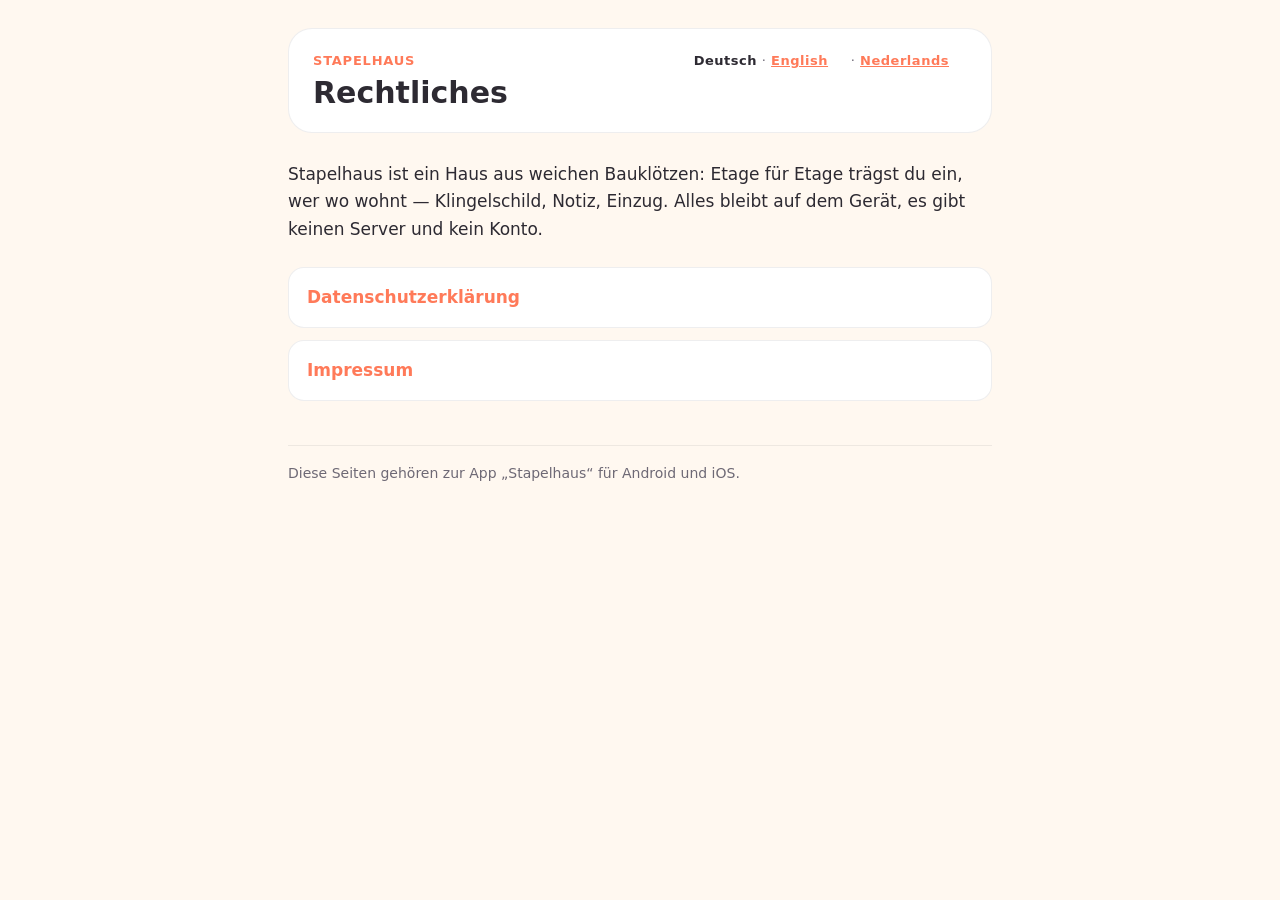
<file: index.html>
<!DOCTYPE html>
<html lang="de">
<head>
<meta charset="utf-8">
<meta name="viewport" content="width=device-width, initial-scale=1">
<!-- Nicht in Suchergebnisse: Die Seiten muessen erreichbar sein, aber die
     Anschrift muss nicht ueber Suchmaschinen auffindbar sein. Bewusst
     „noindex" statt einer Sperre in robots.txt — eine Sperre wuerde nur das
     Lesen verhindern, das Indexieren ueber fremde Verweise aber nicht. -->
<meta name="robots" content="noindex, nofollow">
<title>Stapelhaus — Rechtliches</title>
<link rel="icon" type="image/png" sizes="32x32" href="favicon-32.png">
<link rel="apple-touch-icon" sizes="180x180" href="favicon-180.png">
<link rel="stylesheet" href="stil.css">
</head>
<body>
<main>
<header>
  <nav class="sprachen" aria-label="Sprache"><span aria-current="true">Deutsch</span> · <a href="en/" hreflang="en" lang="en">English</a> · <a href="nl/" hreflang="nl" lang="nl">Nederlands</a></nav>
  <div class="rubrik">Stapelhaus</div>
  <h1>Rechtliches</h1>
</header>
<p>Stapelhaus ist ein Haus aus weichen Bauklötzen: Etage für Etage trägst du ein,
wer wo wohnt — Klingelschild, Notiz, Einzug. Alles bleibt auf dem Gerät, es gibt
keinen Server und kein Konto.</p>
<ul class="stapel">
<li><a href="de/datenschutz.html">Datenschutzerklärung</a></li>
<li><a href="de/impressum.html">Impressum</a></li>
</ul>
<footer>Diese Seiten gehören zur App „Stapelhaus“ für Android und iOS.</footer>
</main>
</body>
</html>
</file>
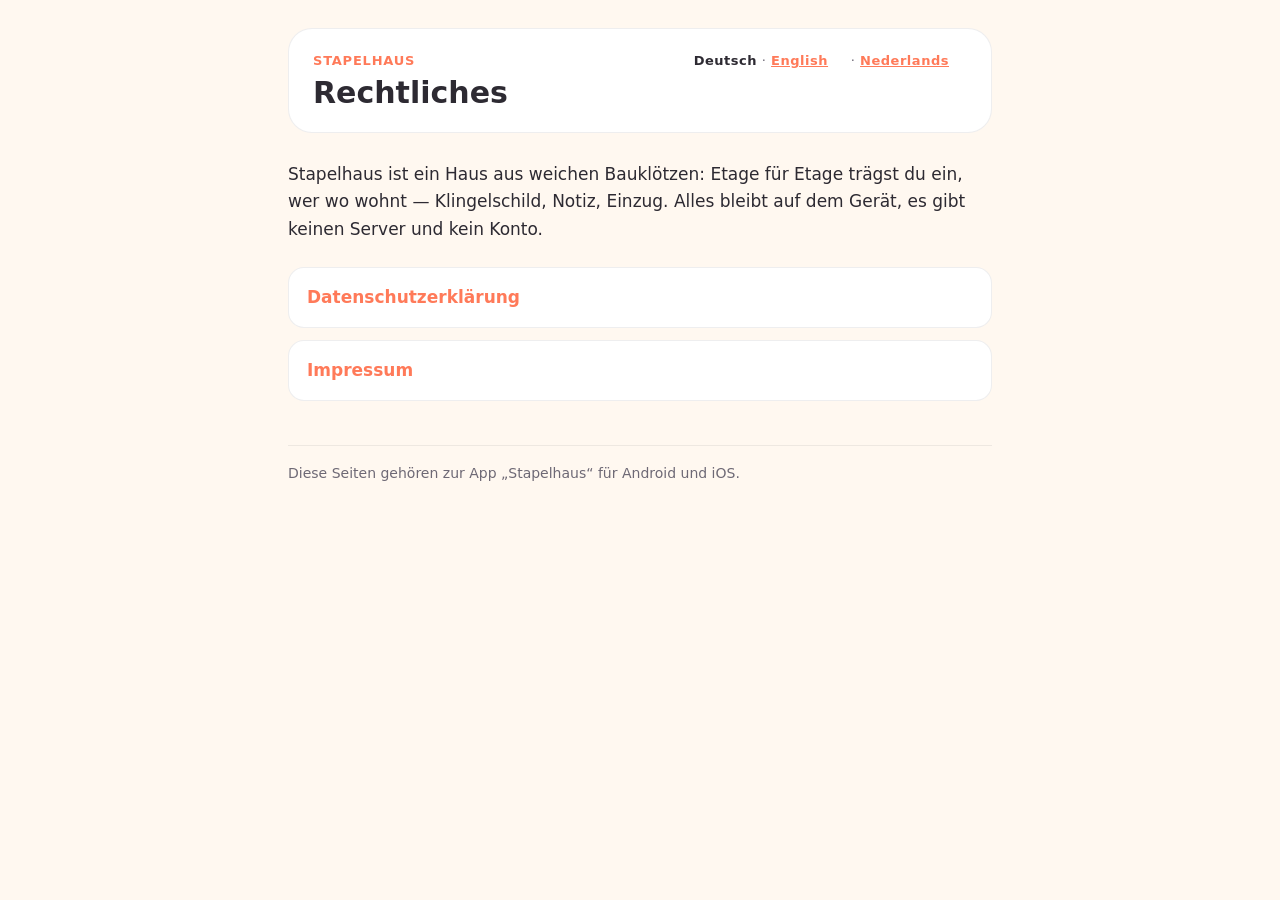
<file: de/index.html>
<!DOCTYPE html>
<html lang="de">
<head>
<meta charset="utf-8">
<meta name="viewport" content="width=device-width, initial-scale=1">
<!-- Nicht in Suchergebnisse: Die Seiten muessen erreichbar sein, aber die
     Anschrift muss nicht ueber Suchmaschinen auffindbar sein. Bewusst
     „noindex" statt einer Sperre in robots.txt — eine Sperre wuerde nur das
     Lesen verhindern, das Indexieren ueber fremde Verweise aber nicht. -->
<meta name="robots" content="noindex, nofollow">
<title>Stapelhaus — Rechtliches</title>
<link rel="icon" type="image/png" sizes="32x32" href="../favicon-32.png">
<link rel="apple-touch-icon" sizes="180x180" href="../favicon-180.png">
<link rel="stylesheet" href="../stil.css">
</head>
<body>
<main>
<header>
  <nav class="sprachen" aria-label="Sprache"><span aria-current="true">Deutsch</span> · <a href="../en/" hreflang="en" lang="en">English</a> · <a href="../nl/" hreflang="nl" lang="nl">Nederlands</a></nav>
  <div class="rubrik">Stapelhaus</div>
  <h1>Rechtliches</h1>
</header>
<p>Stapelhaus ist ein Haus aus weichen Bauklötzen: Etage für Etage trägst du ein,
wer wo wohnt — Klingelschild, Notiz, Einzug. Alles bleibt auf dem Gerät, es gibt
keinen Server und kein Konto.</p>
<ul class="stapel">
<li><a href="datenschutz.html">Datenschutzerklärung</a></li>
<li><a href="impressum.html">Impressum</a></li>
</ul>
<footer>Diese Seiten gehören zur App „Stapelhaus“ für Android und iOS.</footer>
</main>
</body>
</html>
</file>
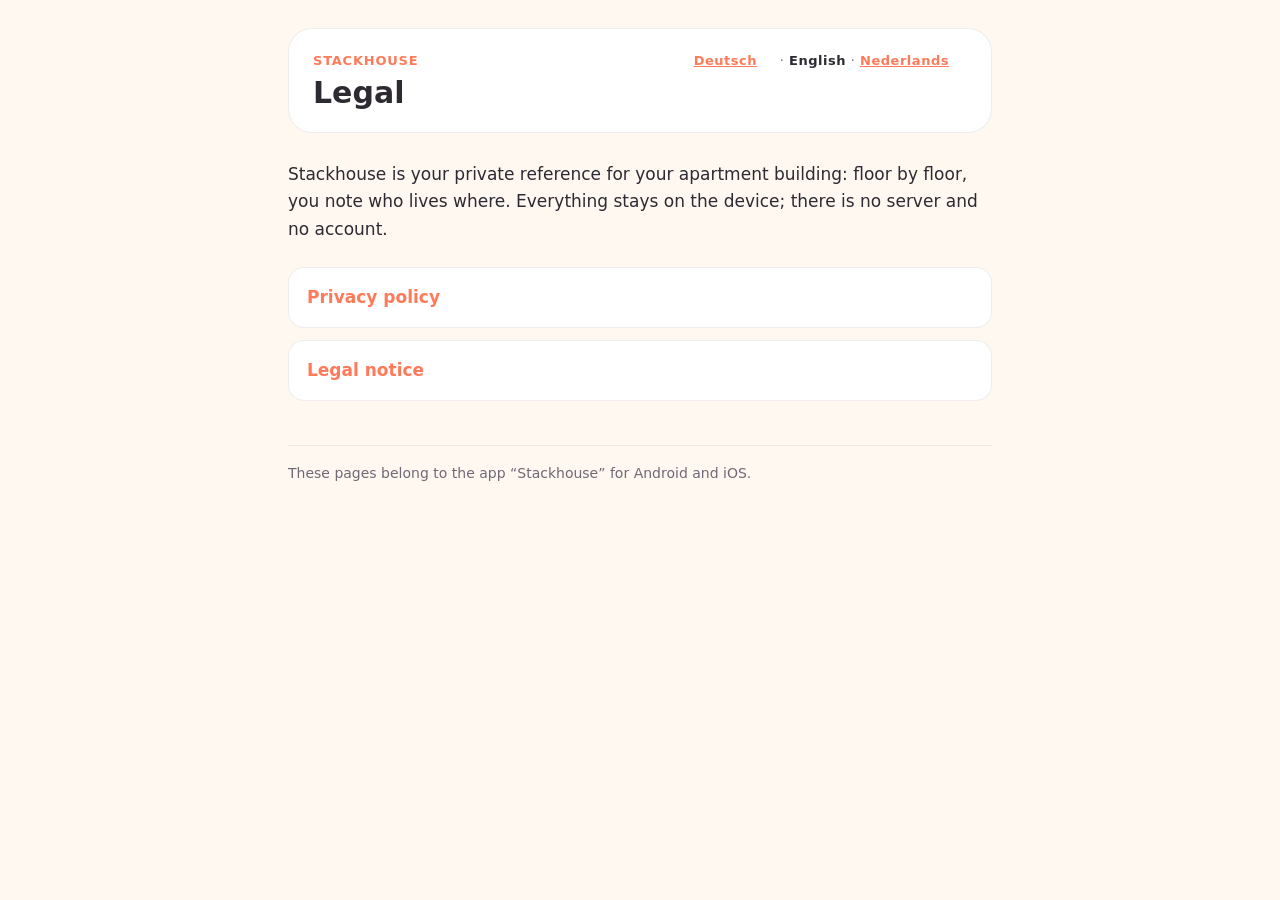
<file: en/index.html>
<!DOCTYPE html>
<html lang="en">
<head>
<meta charset="utf-8">
<meta name="viewport" content="width=device-width, initial-scale=1">
<meta name="robots" content="noindex, nofollow">
<title>Stackhouse · Legal</title>
<link rel="icon" type="image/png" sizes="32x32" href="../favicon-32.png">
<link rel="apple-touch-icon" sizes="180x180" href="../favicon-180.png">
<link rel="stylesheet" href="../stil.css">
</head>
<body>
<main>
<header>
  <nav class="sprachen" aria-label="Language"><a href="../de/" hreflang="de" lang="de">Deutsch</a> · <span aria-current="true" lang="en">English</span> · <a href="../nl/" hreflang="nl" lang="nl">Nederlands</a></nav>
  <div class="rubrik">Stackhouse</div>
  <h1>Legal</h1>
</header>
<p>Stackhouse is your private reference for your apartment building: floor by
floor, you note who lives where. Everything stays on the device; there is no
server and no account.</p>
<ul class="stapel">
<li><a href="datenschutz.html">Privacy policy</a></li>
<li><a href="impressum.html">Legal notice</a></li>
</ul>
<footer>These pages belong to the app “Stackhouse” for Android and iOS.</footer>
</main>
</body>
</html>
</file>
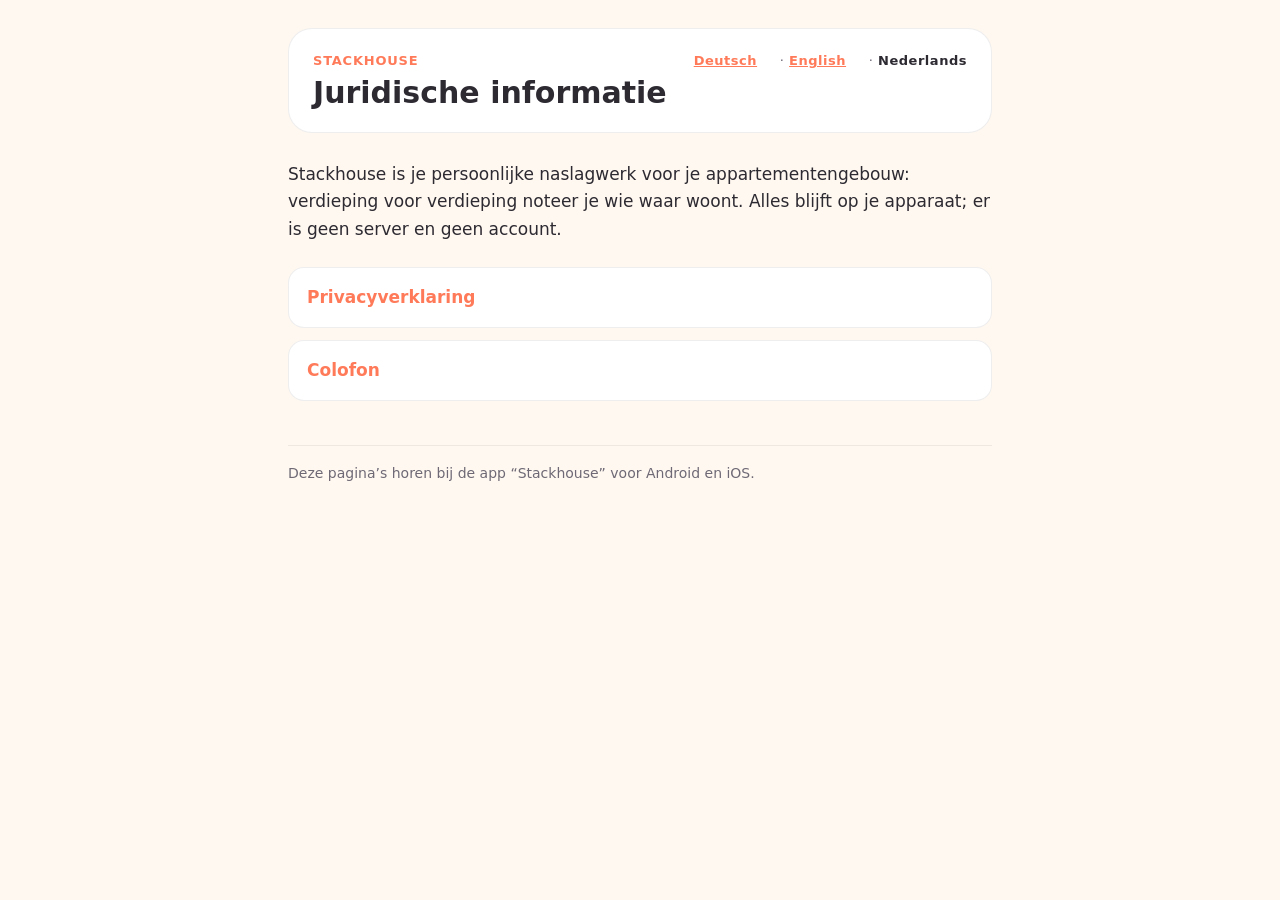
<file: nl/index.html>
<!DOCTYPE html>
<html lang="nl">
<head>
<meta charset="utf-8">
<meta name="viewport" content="width=device-width, initial-scale=1">
<!-- Niederlaendische Uebersicht.
     KEINE GEDANKENSTRICHE im Text. Flandern liest dieselbe Seite wie die
     Niederlande, wie in der App. -->
<meta name="robots" content="noindex, nofollow">
<title>Stackhouse · Juridische informatie</title>
<link rel="icon" type="image/png" sizes="32x32" href="../favicon-32.png">
<link rel="apple-touch-icon" sizes="180x180" href="../favicon-180.png">
<link rel="stylesheet" href="../stil.css">
</head>
<body>
<main>
<header>
  <nav class="sprachen" aria-label="Taal"><a href="../de/" hreflang="de" lang="de">Deutsch</a> · <a href="../en/" hreflang="en" lang="en">English</a> · <span aria-current="true" lang="nl">Nederlands</span></nav>
  <div class="rubrik">Stackhouse</div>
  <h1>Juridische informatie</h1>
</header>
<p>Stackhouse is je persoonlijke naslagwerk voor je appartementengebouw:
verdieping voor verdieping noteer je wie waar woont. Alles blijft op je
apparaat; er is geen server en geen account.</p>
<ul class="stapel">
<li><a href="datenschutz.html">Privacyverklaring</a></li>
<li><a href="impressum.html">Colofon</a></li>
</ul>
<footer>Deze pagina’s horen bij de app “Stackhouse” voor Android en iOS.</footer>
</main>
</body>
</html>
</file>
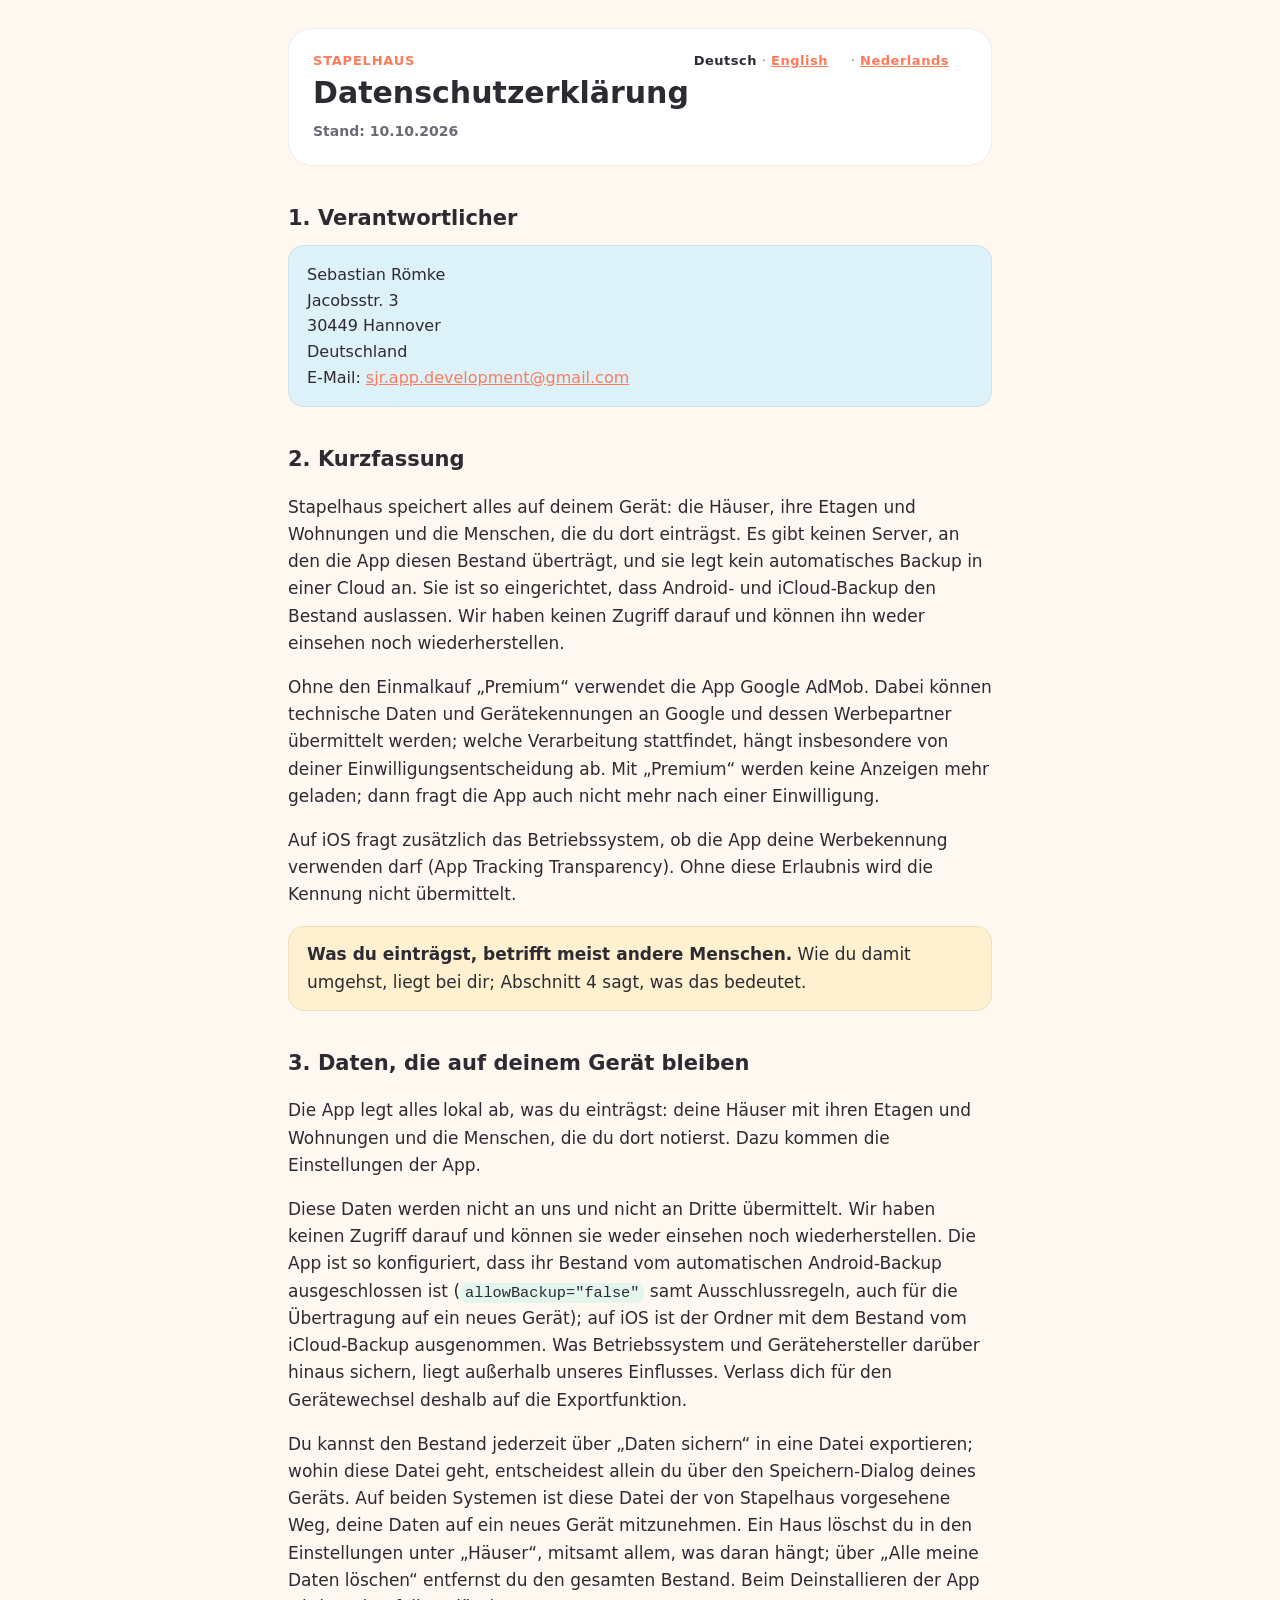
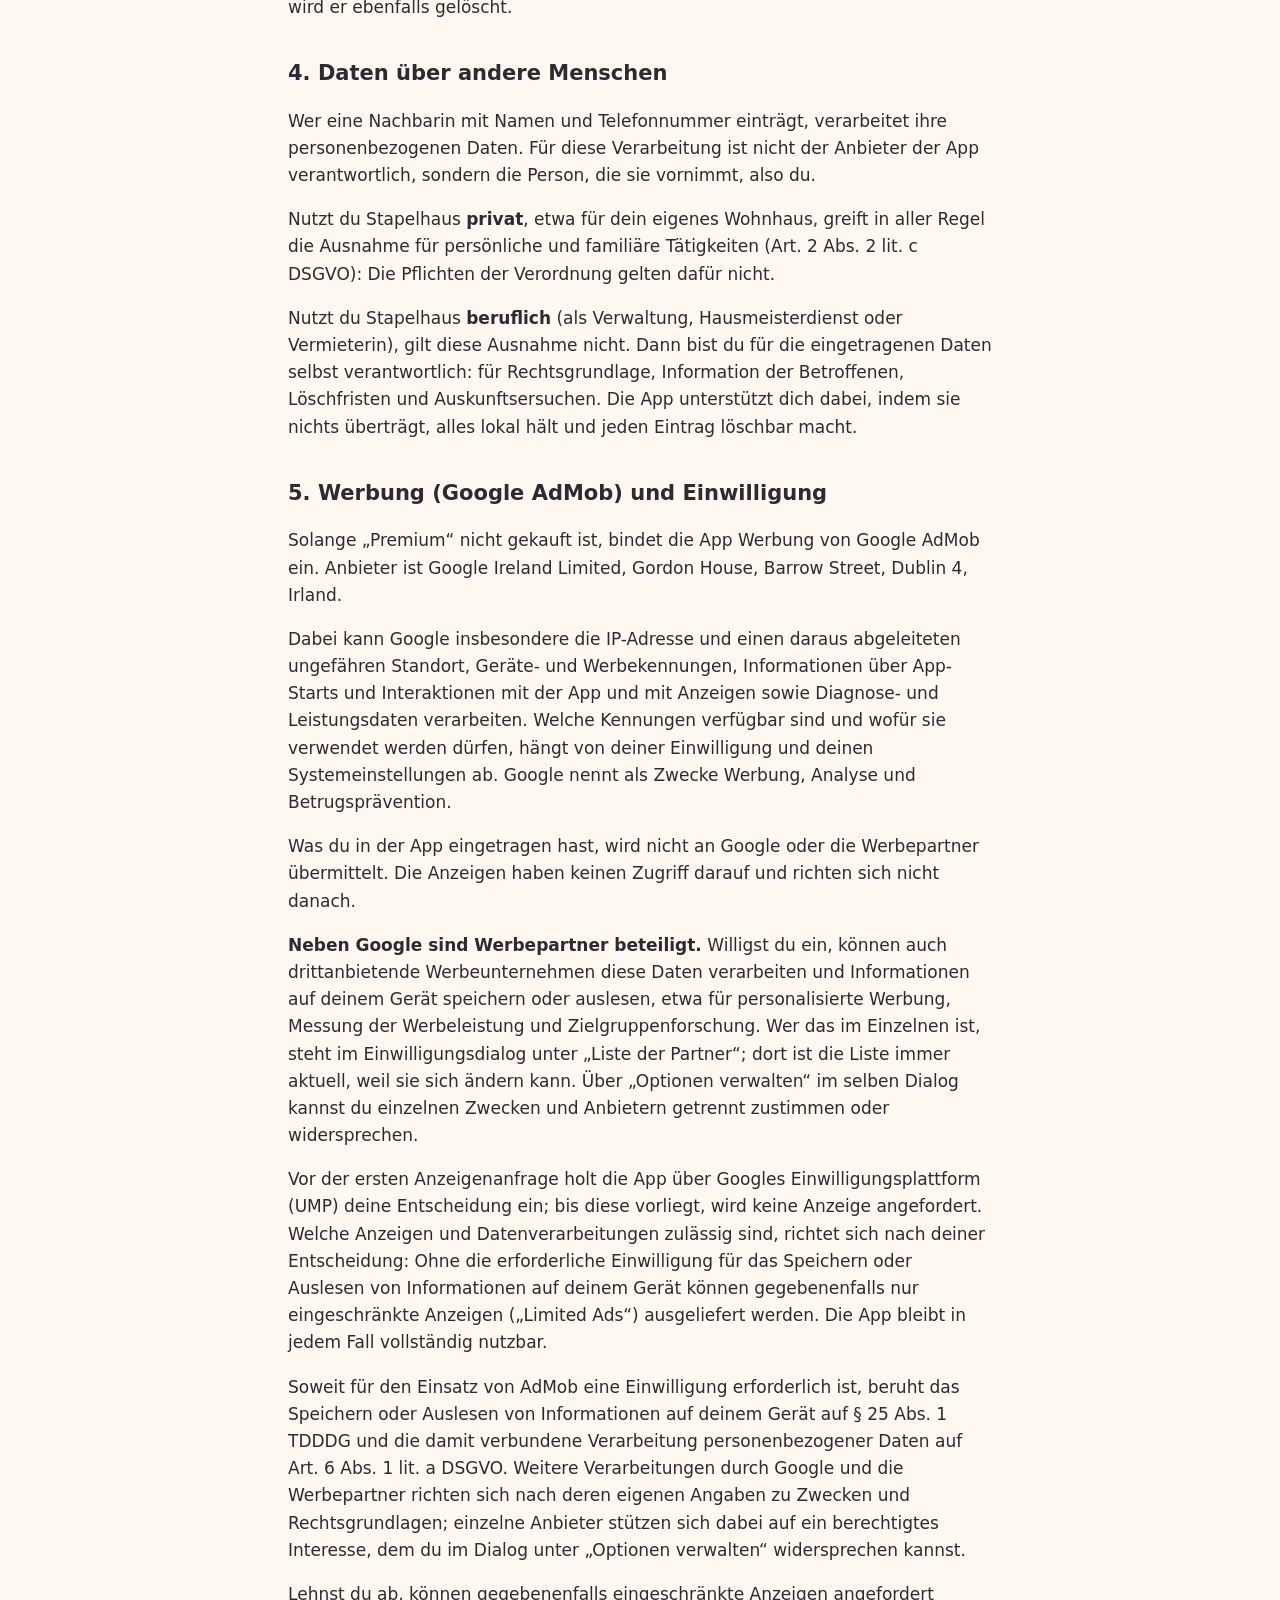
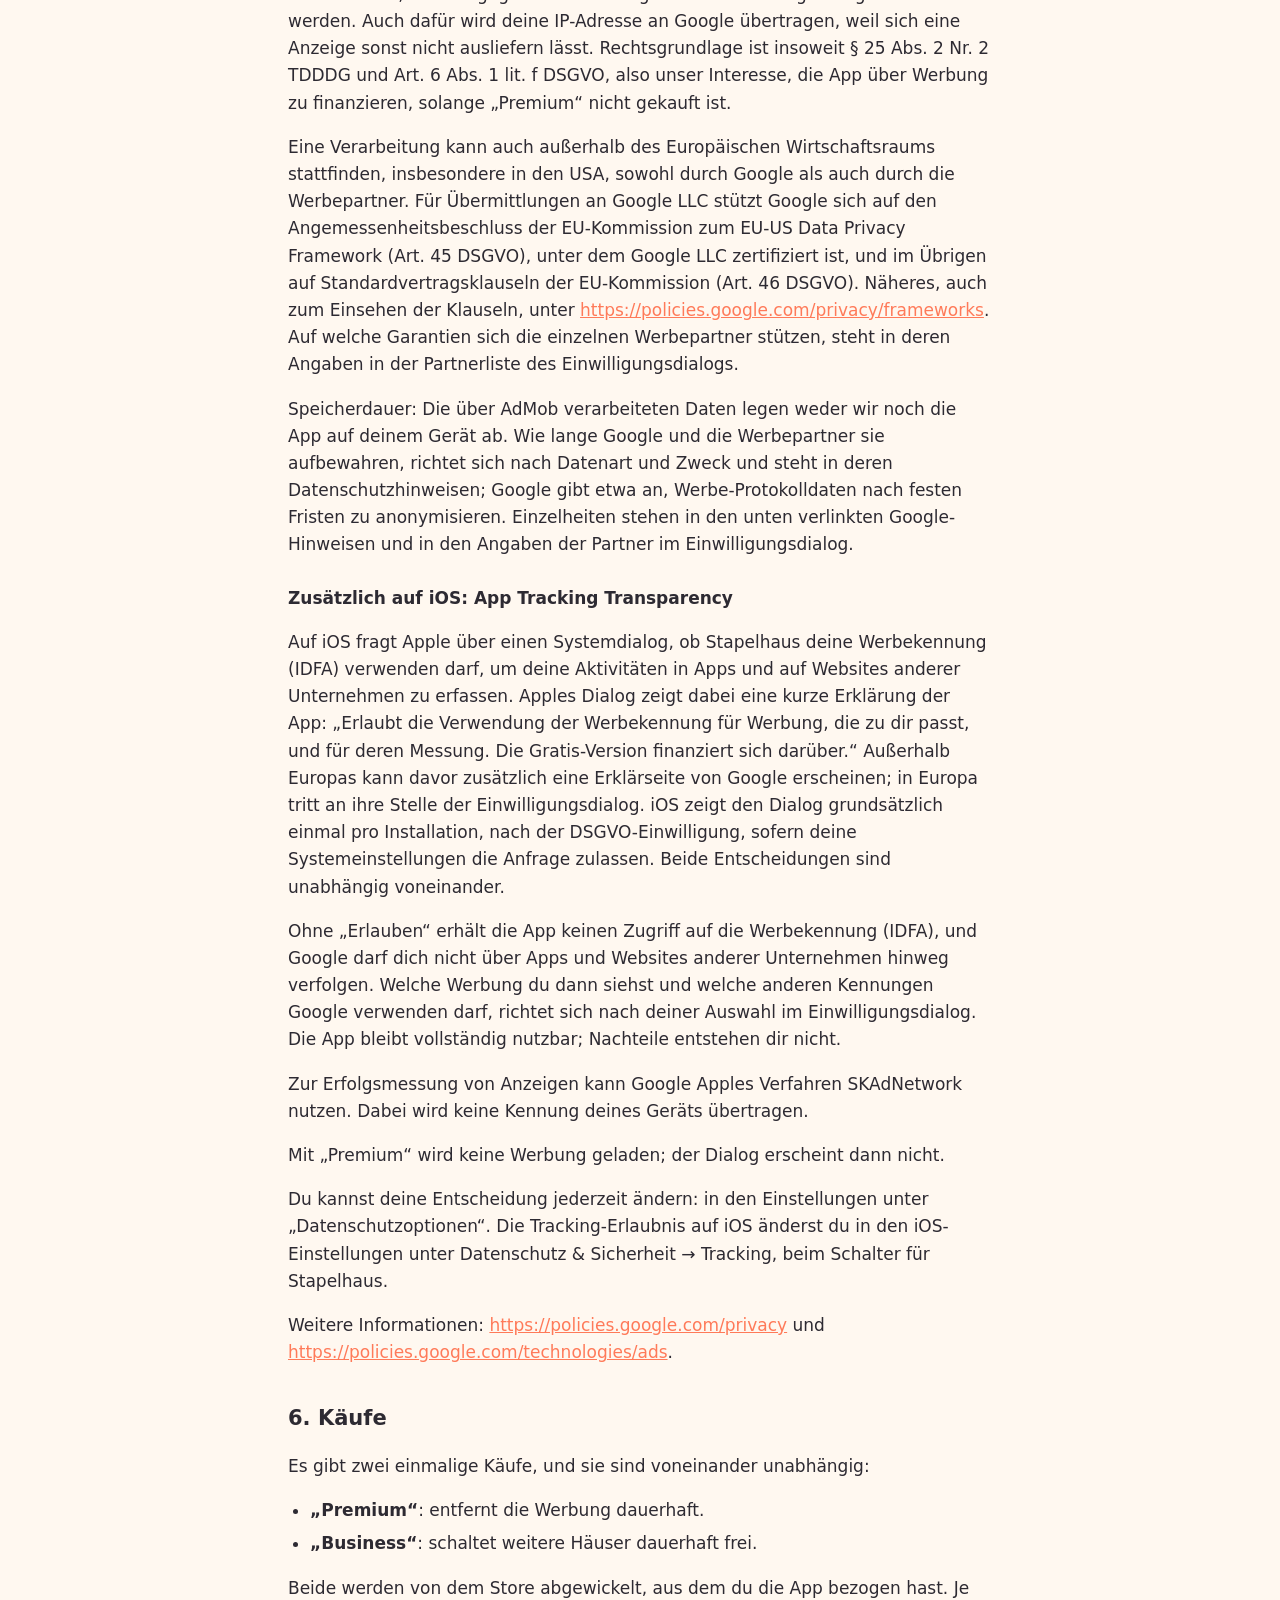
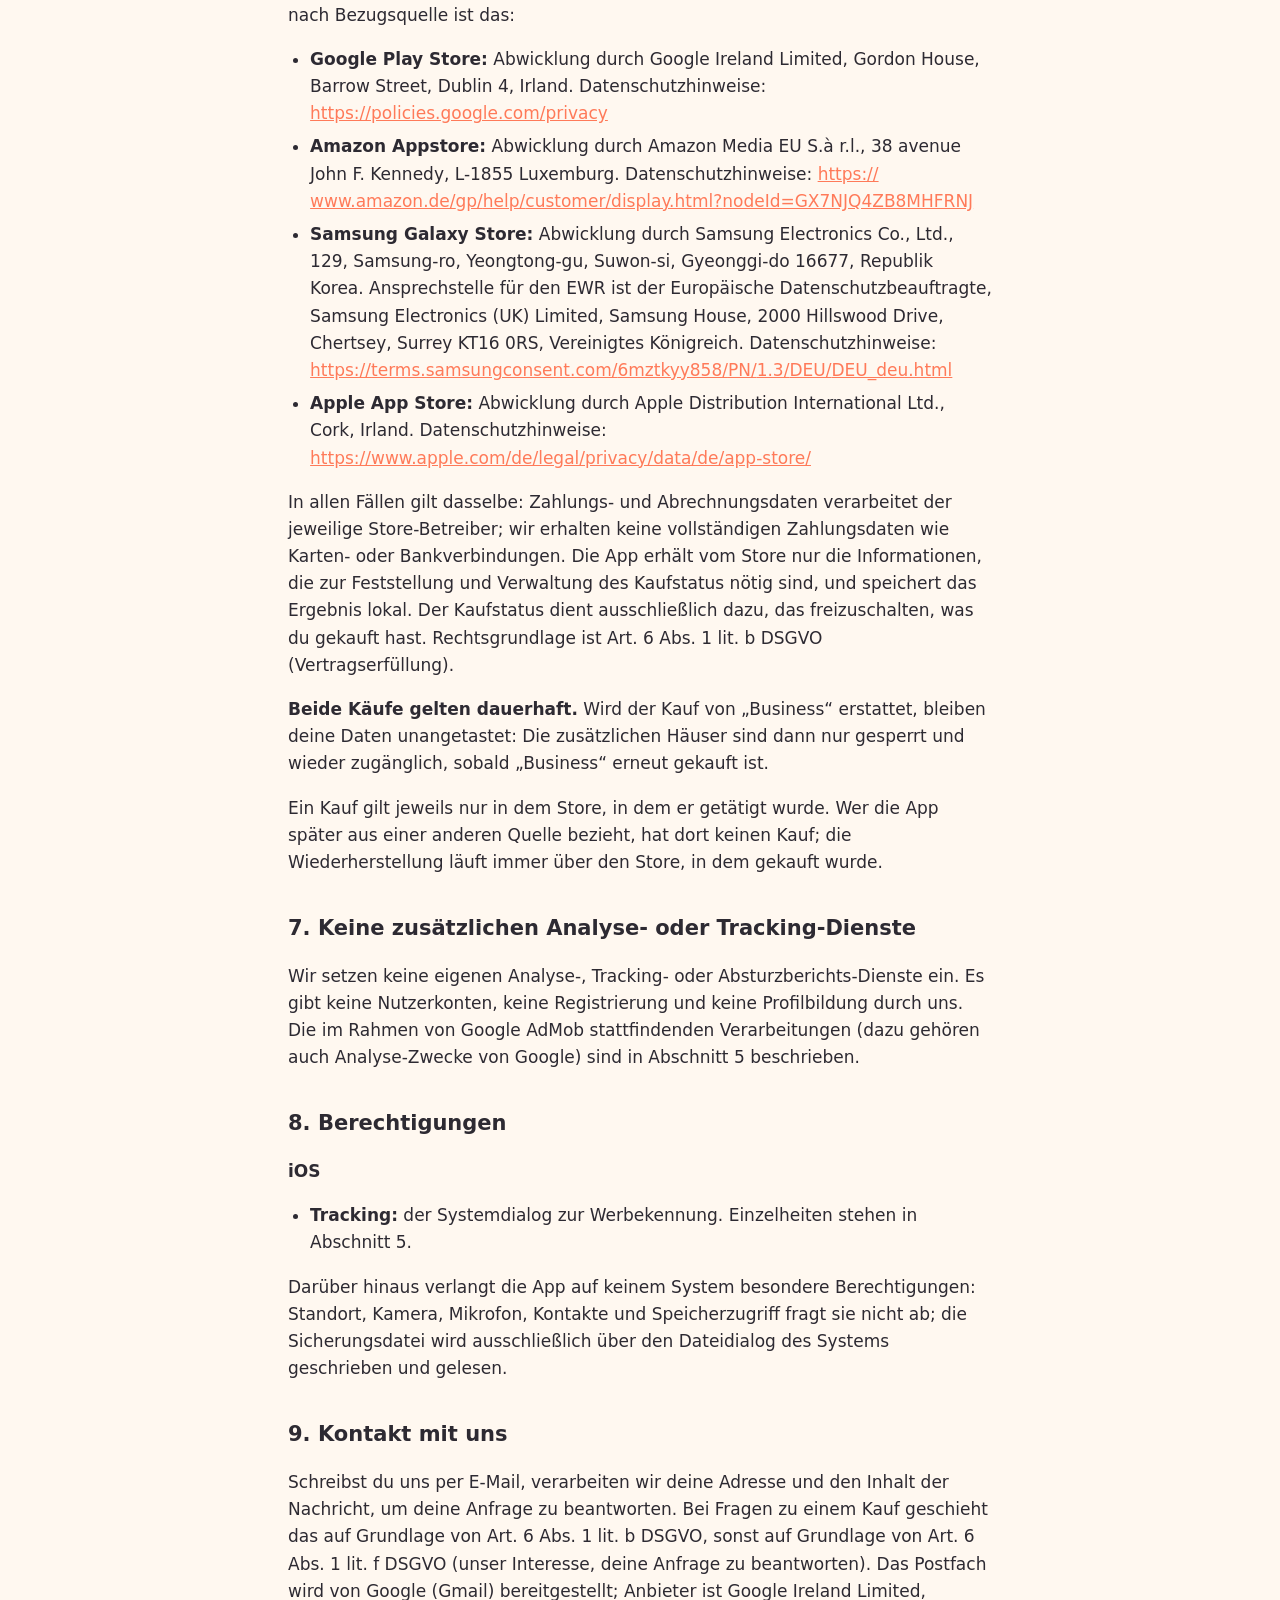
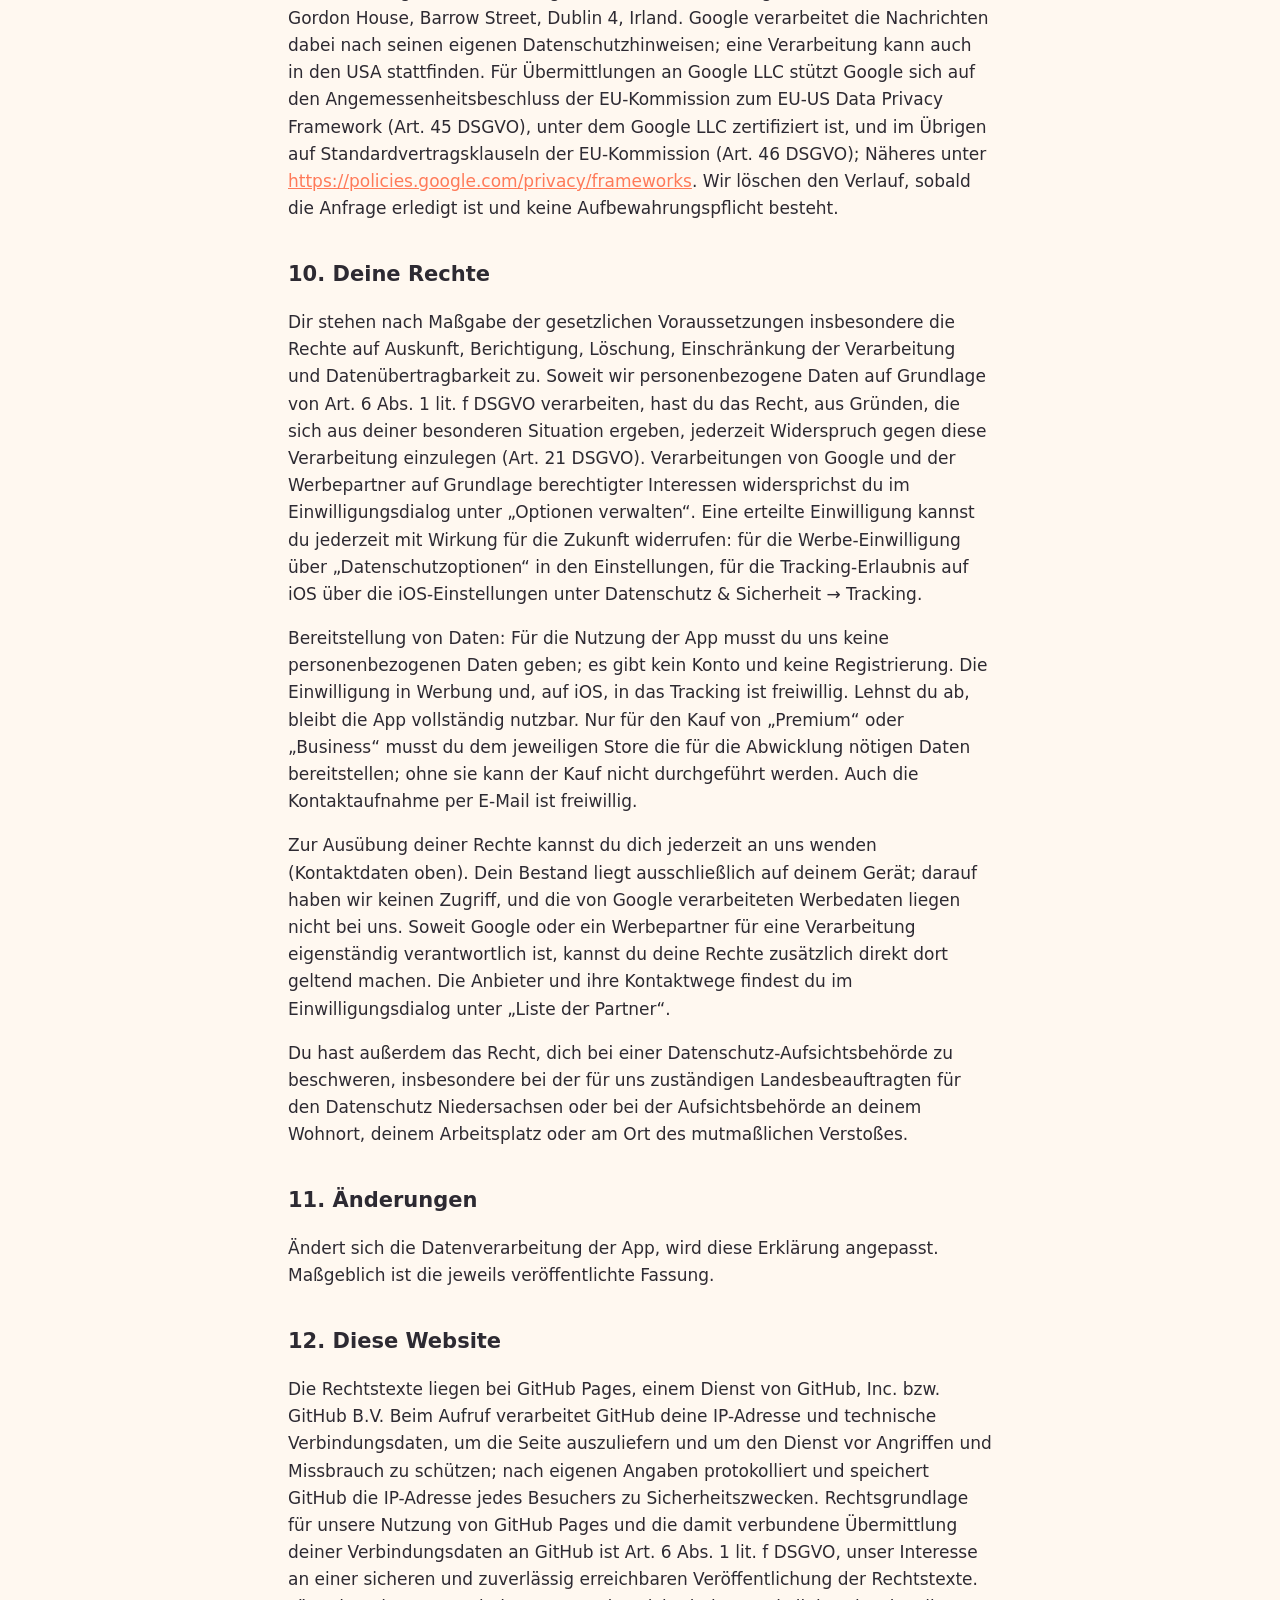
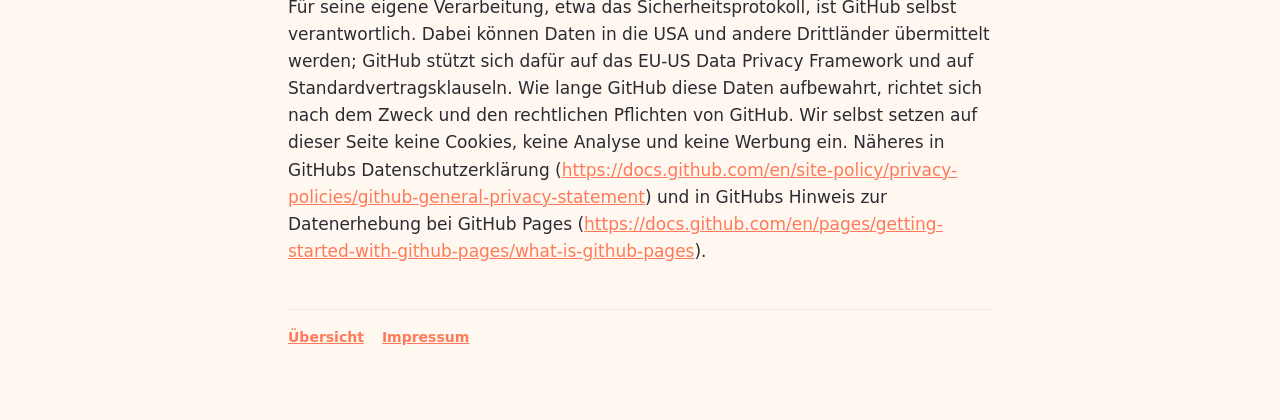
<file: datenschutz.html>
<!DOCTYPE html>
<html lang="de">
<head>
<meta charset="utf-8">
<meta name="viewport" content="width=device-width, initial-scale=1">
<!-- Nicht in Suchergebnisse: Die Seiten muessen erreichbar sein, aber die
     Anschrift muss nicht ueber Suchmaschinen auffindbar sein. Bewusst
     „noindex" statt einer Sperre in robots.txt: Eine Sperre wuerde nur das
     Lesen verhindern, das Indexieren ueber fremde Verweise aber nicht. -->
<meta name="robots" content="noindex, nofollow">
<title>Datenschutzerklärung · Stapelhaus</title>
<link rel="icon" type="image/png" sizes="32x32" href="favicon-32.png">
<link rel="apple-touch-icon" sizes="180x180" href="favicon-180.png">
<link rel="stylesheet" href="stil.css">
</head>
<!-- Diese Seite ist die Web-Fassung von
     apps/stapelhaus/legal/privacy_de.md aus dem App-Repo. Sie ist von HAND
     uebertragen, nicht erzeugt: Wer den Text dort aendert, aendert ihn hier
     mit, sonst laufen die beiden still auseinander.

     KEINE GEDANKENSTRICHE im Text (Nutzer-Wunsch 2026-09-21). Statt ihnen:
     Semikolon, Komma, Doppelpunkt, Klammern oder zwei Saetze. Gilt auch fuer
     die Markdown-Quelle und fuer Buerofaunas Seite.

     Abschnitt 12 steht NUR hier: In der Markdown-Datei ist er mit
     „nur-web" geklammert, weil die App ihn nicht zeigen soll. Wer die
     Erklaerung im Einstellungen-Tab liest, ruft keine Website auf. -->
<body>
<main>
<header>
  <nav class="sprachen" aria-label="Sprache"><span aria-current="true">Deutsch</span> · <a href="en/datenschutz.html" hreflang="en" lang="en">English</a> · <a href="nl/datenschutz.html" hreflang="nl" lang="nl">Nederlands</a></nav>
  <div class="rubrik">Stapelhaus</div>
  <h1>Datenschutzerklärung</h1>
  <p class="stand">Stand: 10.10.2026</p>
</header>

<h2>1. Verantwortlicher</h2>
<address>Sebastian Römke
Jacobsstr. 3
30449 Hannover
Deutschland
E-Mail: <a href="mailto:sjr.app.development@gmail.com">sjr.app.development@gmail.com</a></address>

<h2>2. Kurzfassung</h2>
<p>Stapelhaus speichert alles auf deinem Gerät: die Häuser, ihre Etagen und Wohnungen und
die Menschen, die du dort einträgst. Es gibt keinen Server, an den die App diesen Bestand
überträgt, und sie legt kein automatisches Backup in einer Cloud an. Sie ist so
eingerichtet, dass Android- und iCloud-Backup den Bestand auslassen. Wir haben keinen
Zugriff darauf und können ihn weder einsehen noch wiederherstellen.</p>

<p>Ohne den Einmalkauf „Premium“ verwendet die App Google AdMob. Dabei können technische
Daten und Gerätekennungen an Google und dessen Werbepartner übermittelt werden; welche
Verarbeitung stattfindet, hängt insbesondere von deiner Einwilligungsentscheidung ab. Mit
„Premium“ werden keine Anzeigen mehr geladen; dann fragt die App auch nicht mehr nach
einer Einwilligung.</p>

<p>Auf iOS fragt zusätzlich das Betriebssystem, ob die App deine Werbekennung verwenden
darf (App Tracking Transparency). Ohne diese Erlaubnis wird die Kennung nicht
übermittelt.</p>

<!-- Als abgesetzte Karte, weil der Satz in der Quelle ein eigener Absatz mit
     Fettung ist und der Kern dieser App ist: Was hier eingetragen wird,
     gehoert anderen Leuten. -->
<p class="merksatz"><strong>Was du einträgst, betrifft meist andere Menschen.</strong> Wie
du damit umgehst, liegt bei dir; Abschnitt 4 sagt, was das bedeutet.</p>

<h2>3. Daten, die auf deinem Gerät bleiben</h2>
<p>Die App legt alles lokal ab, was du einträgst: deine Häuser mit ihren Etagen und
Wohnungen und die Menschen, die du dort notierst. Dazu kommen die Einstellungen der
App.</p>

<p>Diese Daten werden nicht an uns und nicht an Dritte übermittelt. Wir haben keinen
Zugriff darauf und können sie weder einsehen noch wiederherstellen. Die App ist so
konfiguriert, dass ihr Bestand vom automatischen Android-Backup ausgeschlossen ist
(<code>allowBackup="false"</code> samt Ausschlussregeln, auch für die Übertragung auf ein
neues Gerät); auf iOS ist der Ordner mit dem Bestand vom iCloud-Backup ausgenommen. Was
Betriebssystem und Gerätehersteller darüber hinaus sichern, liegt außerhalb unseres
Einflusses. Verlass dich für den Gerätewechsel deshalb auf die Exportfunktion.</p>

<p>Du kannst den Bestand jederzeit über „Daten sichern“ in eine Datei exportieren; wohin
diese Datei geht, entscheidest allein du über den Speichern-Dialog deines Geräts. Auf
beiden Systemen ist diese Datei der von Stapelhaus vorgesehene Weg, deine Daten auf ein
neues Gerät mitzunehmen. Ein Haus löschst du in den Einstellungen unter „Häuser“, mitsamt
allem, was daran hängt; über „Alle meine Daten löschen“ entfernst du den gesamten Bestand.
Beim Deinstallieren der App wird er ebenfalls gelöscht.</p>

<h2>4. Daten über andere Menschen</h2>
<p>Wer eine Nachbarin mit Namen und Telefonnummer einträgt, verarbeitet ihre
personenbezogenen Daten. Für diese Verarbeitung ist nicht der Anbieter der App
verantwortlich, sondern die Person, die sie vornimmt, also du.</p>

<p>Nutzt du Stapelhaus <strong>privat</strong>, etwa für dein eigenes Wohnhaus, greift in
aller Regel die Ausnahme für persönliche und familiäre Tätigkeiten (Art. 2 Abs. 2 lit. c
DSGVO): Die Pflichten der Verordnung gelten dafür nicht.</p>

<p>Nutzt du Stapelhaus <strong>beruflich</strong> (als Verwaltung, Hausmeisterdienst oder
Vermieterin), gilt diese Ausnahme nicht. Dann bist du für die eingetragenen Daten selbst
verantwortlich: für Rechtsgrundlage, Information der Betroffenen, Löschfristen und
Auskunftsersuchen. Die App unterstützt dich dabei, indem sie nichts überträgt, alles lokal
hält und jeden Eintrag löschbar macht.</p>

<h2>5. Werbung (Google AdMob) und Einwilligung</h2>
<p>Solange „Premium“ nicht gekauft ist, bindet die App Werbung von Google AdMob ein.
Anbieter ist Google Ireland Limited, Gordon House, Barrow Street, Dublin 4, Irland.</p>

<p>Dabei kann Google insbesondere die IP-Adresse und einen daraus abgeleiteten ungefähren
Standort, Geräte- und Werbekennungen, Informationen über App-Starts und Interaktionen mit
der App und mit Anzeigen sowie Diagnose- und Leistungsdaten verarbeiten. Welche Kennungen
verfügbar sind und wofür sie verwendet werden dürfen, hängt von deiner Einwilligung und
deinen Systemeinstellungen ab. Google nennt als Zwecke Werbung, Analyse und
Betrugsprävention.</p>

<p>Was du in der App eingetragen hast, wird nicht an Google oder die Werbepartner
übermittelt. Die Anzeigen haben keinen Zugriff darauf und richten sich nicht danach.</p>

<p><strong>Neben Google sind Werbepartner beteiligt.</strong> Willigst du ein, können auch
drittanbietende Werbeunternehmen diese Daten verarbeiten und Informationen auf deinem
Gerät speichern oder auslesen, etwa für personalisierte Werbung, Messung der
Werbeleistung und Zielgruppenforschung. Wer das im Einzelnen ist, steht im
Einwilligungsdialog unter „Liste der Partner“; dort ist die Liste immer aktuell, weil sie
sich ändern kann. Über „Optionen verwalten“ im selben Dialog kannst du einzelnen Zwecken
und Anbietern getrennt zustimmen oder widersprechen.</p>

<p>Vor der ersten Anzeigenanfrage holt die App über Googles Einwilligungsplattform (UMP)
deine Entscheidung ein; bis diese vorliegt, wird keine Anzeige angefordert. Welche
Anzeigen und Datenverarbeitungen zulässig sind, richtet sich nach deiner Entscheidung:
Ohne die erforderliche Einwilligung für das Speichern oder Auslesen von Informationen auf
deinem Gerät können gegebenenfalls nur eingeschränkte Anzeigen („Limited Ads“)
ausgeliefert werden. Die App bleibt in jedem Fall vollständig nutzbar.</p>

<p>Soweit für den Einsatz von AdMob eine Einwilligung erforderlich ist, beruht das
Speichern oder Auslesen von Informationen auf deinem Gerät auf § 25 Abs. 1 TDDDG und die
damit verbundene Verarbeitung personenbezogener Daten auf Art. 6 Abs. 1 lit. a DSGVO.
Weitere Verarbeitungen durch Google und die Werbepartner richten sich nach deren eigenen
Angaben zu Zwecken und Rechtsgrundlagen; einzelne Anbieter stützen sich dabei auf ein
berechtigtes Interesse, dem du im Dialog unter „Optionen verwalten“ widersprechen
kannst.</p>

<p>Lehnst du ab, können gegebenenfalls eingeschränkte Anzeigen angefordert werden. Auch
dafür wird deine IP-Adresse an Google übertragen, weil sich eine Anzeige sonst nicht
ausliefern lässt. Rechtsgrundlage ist insoweit § 25 Abs. 2 Nr. 2 TDDDG und Art. 6 Abs. 1
lit. f DSGVO, also unser Interesse, die App über Werbung zu finanzieren, solange
„Premium“ nicht gekauft ist.</p>

<p>Eine Verarbeitung kann auch außerhalb des Europäischen Wirtschaftsraums stattfinden,
insbesondere in den USA, sowohl durch Google als auch durch die Werbepartner. Für
Übermittlungen an Google LLC stützt Google sich auf den Angemessenheitsbeschluss der
EU-Kommission zum EU-US Data Privacy Framework (Art. 45 DSGVO), unter dem Google LLC
zertifiziert ist, und im Übrigen auf Standardvertragsklauseln der EU-Kommission
(Art. 46 DSGVO). Näheres, auch zum Einsehen der Klauseln, unter
<a href="https://policies.google.com/privacy/frameworks">https://policies.google.com/privacy/frameworks</a>.
Auf welche Garantien sich die einzelnen Werbepartner stützen, steht in deren Angaben in
der Partnerliste des Einwilligungsdialogs.</p>

<p>Speicherdauer: Die über AdMob verarbeiteten Daten legen weder wir noch die App auf
deinem Gerät ab. Wie lange Google und die Werbepartner sie aufbewahren, richtet sich nach
Datenart und Zweck und steht in deren Datenschutzhinweisen; Google gibt etwa an,
Werbe-Protokolldaten nach festen Fristen zu anonymisieren. Einzelheiten stehen in den
unten verlinkten Google-Hinweisen und in den Angaben der Partner im
Einwilligungsdialog.</p>

<h3>Zusätzlich auf iOS: App Tracking Transparency</h3>
<p>Auf iOS fragt Apple über einen Systemdialog, ob Stapelhaus deine Werbekennung (IDFA)
verwenden darf, um deine Aktivitäten in Apps und auf Websites anderer Unternehmen zu
erfassen. Apples Dialog zeigt dabei eine kurze Erklärung der App: „Erlaubt die Verwendung
der Werbekennung für Werbung, die zu dir passt, und für deren Messung. Die
Gratis-Version finanziert sich darüber.“ Außerhalb Europas kann davor zusätzlich eine
Erklärseite von Google erscheinen; in Europa tritt an ihre Stelle der
Einwilligungsdialog. iOS zeigt den Dialog grundsätzlich einmal pro Installation, nach der
DSGVO-Einwilligung, sofern deine Systemeinstellungen die Anfrage zulassen. Beide
Entscheidungen sind unabhängig voneinander.</p>

<p>Ohne „Erlauben“ erhält die App keinen Zugriff auf die Werbekennung (IDFA), und Google
darf dich nicht über Apps und Websites anderer Unternehmen hinweg verfolgen. Welche
Werbung du dann siehst und welche anderen Kennungen Google verwenden darf, richtet sich
nach deiner Auswahl im Einwilligungsdialog. Die App bleibt vollständig nutzbar; Nachteile
entstehen dir nicht.</p>

<p>Zur Erfolgsmessung von Anzeigen kann Google Apples Verfahren SKAdNetwork nutzen. Dabei
wird keine Kennung deines Geräts übertragen.</p>

<p>Mit „Premium“ wird keine Werbung geladen; der Dialog erscheint dann nicht.</p>

<p>Du kannst deine Entscheidung jederzeit ändern: in den Einstellungen unter
„Datenschutzoptionen“. Die Tracking-Erlaubnis auf iOS änderst du in den iOS-Einstellungen
unter Datenschutz &amp; Sicherheit → Tracking, beim Schalter für Stapelhaus.</p>

<p>Weitere Informationen:
<a href="https://policies.google.com/privacy">https://policies.google.com/privacy</a> und
<a href="https://policies.google.com/technologies/ads">https://policies.google.com/technologies/ads</a>.</p>

<h2>6. Käufe</h2>
<p>Es gibt zwei einmalige Käufe, und sie sind voneinander unabhängig:</p>
<ul>
<li><strong>„Premium“</strong>: entfernt die Werbung dauerhaft.</li>
<li><strong>„Business“</strong>: schaltet weitere Häuser dauerhaft frei.</li>
</ul>

<p>Beide werden von dem Store abgewickelt, aus dem du die App bezogen hast. Je nach
Bezugsquelle ist das:</p>
<ul>
<li><strong>Google Play Store:</strong> Abwicklung durch Google Ireland Limited, Gordon
House, Barrow Street, Dublin 4, Irland. Datenschutzhinweise:
<a href="https://policies.google.com/privacy">https://policies.google.com/privacy</a></li>
<li><strong>Amazon Appstore:</strong> Abwicklung durch Amazon Media EU S.à r.l., 38 avenue
John F. Kennedy, L-1855 Luxemburg. Datenschutzhinweise:
<!-- **`<wbr>` nach jedem Schrägstrich, wo eine Adresse keinen Bindestrich
     hat** (Nutzer-Befund am Telefon, 2026-09-22). Browser brechen von sich aus
     nach Bindestrichen, aber NICHT nach Schrägstrichen oder Punkten. Die
     GitHub-Adressen weiter unten sind mit 88 Zeichen die längsten hier und
     brechen trotzdem von allein — „site-policy", „privacy-policies". Die von
     Amazon und Samsung haben keinen einzigen Bindestrich und blieben ein
     Wort: Die Seite wurde dadurch breiter als das Bild, und rechts stand
     leerer Grund.

     `<wbr>` ist eine reine Gelegenheit, kein Zeichen — beim Kopieren kommt
     die Adresse unverändert heraus. Das Stylesheet hilft zusätzlich
     (`overflow-wrap: anywhere` an den Verweisen), aber es hängt am Browser;
     das hier steht in der Seite. -->
<a href="https://www.amazon.de/gp/help/customer/display.html?nodeId=GX7NJQ4ZB8MHFRNJ">https://<wbr>www.amazon.de/<wbr>gp/<wbr>help/<wbr>customer/<wbr>display.html?<wbr>nodeId=GX7NJQ4ZB8MHFRNJ</a></li>
<li><strong>Samsung Galaxy Store:</strong> Abwicklung durch Samsung Electronics Co., Ltd.,
129, Samsung-ro, Yeongtong-gu, Suwon-si, Gyeonggi-do 16677, Republik Korea. Ansprechstelle
für den EWR ist der Europäische Datenschutzbeauftragte, Samsung Electronics (UK) Limited,
Samsung House, 2000 Hillswood Drive, Chertsey, Surrey KT16 0RS, Vereinigtes Königreich.
Datenschutzhinweise:
<a href="https://terms.samsungconsent.com/6mztkyy858/PN/1.3/DEU/DEU_deu.html">https://<wbr>terms.samsungconsent.com/<wbr>6mztkyy858/<wbr>PN/<wbr>1.3/<wbr>DEU/<wbr>DEU_deu.html</a></li>
<li><strong>Apple App Store:</strong> Abwicklung durch Apple Distribution International
Ltd., Cork, Irland. Datenschutzhinweise:
<a href="https://www.apple.com/de/legal/privacy/data/de/app-store/">https://www.apple.com/de/legal/privacy/data/de/app-store/</a></li>
</ul>

<p>In allen Fällen gilt dasselbe: Zahlungs- und Abrechnungsdaten verarbeitet der jeweilige
Store-Betreiber; wir erhalten keine vollständigen Zahlungsdaten wie Karten- oder
Bankverbindungen. Die App erhält vom Store nur die Informationen, die zur Feststellung und
Verwaltung des Kaufstatus nötig sind, und speichert das Ergebnis lokal. Der Kaufstatus
dient ausschließlich dazu, das freizuschalten, was du gekauft hast. Rechtsgrundlage ist Art. 6 Abs. 1 lit. b DSGVO (Vertragserfüllung).</p>

<p><strong>Beide Käufe gelten dauerhaft.</strong> Wird der Kauf von „Business“ erstattet,
bleiben deine Daten unangetastet: Die zusätzlichen Häuser sind dann nur gesperrt und
wieder zugänglich, sobald „Business“ erneut gekauft ist.</p>

<p>Ein Kauf gilt jeweils nur in dem Store, in dem er getätigt wurde. Wer die App später
aus einer anderen Quelle bezieht, hat dort keinen Kauf; die Wiederherstellung läuft immer
über den Store, in dem gekauft wurde.</p>

<h2>7. Keine zusätzlichen Analyse- oder Tracking-Dienste</h2>
<p>Wir setzen keine eigenen Analyse-, Tracking- oder Absturzberichts-Dienste ein. Es gibt
keine Nutzerkonten, keine Registrierung und keine Profilbildung durch uns. Die im Rahmen
von Google AdMob stattfindenden Verarbeitungen (dazu gehören auch Analyse-Zwecke von
Google) sind in Abschnitt 5 beschrieben.</p>

<h2>8. Berechtigungen</h2>
<p><strong>iOS</strong></p>
<ul>
<li><strong>Tracking:</strong> der Systemdialog zur Werbekennung. Einzelheiten stehen in
Abschnitt 5.</li>
</ul>
<p>Darüber hinaus verlangt die App auf keinem System besondere Berechtigungen: Standort,
Kamera, Mikrofon, Kontakte und Speicherzugriff fragt sie nicht ab; die Sicherungsdatei
wird ausschließlich über den Dateidialog des Systems geschrieben und gelesen.</p>

<h2>9. Kontakt mit uns</h2>
<p>Schreibst du uns per E-Mail, verarbeiten wir deine Adresse und den Inhalt der Nachricht,
um deine Anfrage zu beantworten. Bei Fragen zu einem Kauf geschieht das auf Grundlage
von Art. 6 Abs. 1 lit. b DSGVO, sonst auf Grundlage von Art. 6 Abs. 1 lit. f DSGVO
(unser Interesse, deine Anfrage zu beantworten). Das Postfach wird von Google (Gmail)
bereitgestellt; Anbieter ist Google Ireland Limited, Gordon House, Barrow Street,
Dublin 4, Irland. Google verarbeitet die Nachrichten dabei nach seinen eigenen
Datenschutzhinweisen; eine Verarbeitung kann auch in den USA stattfinden. Für
Übermittlungen an Google LLC stützt Google sich auf den Angemessenheitsbeschluss der
EU-Kommission zum EU-US Data Privacy Framework (Art. 45 DSGVO), unter dem Google LLC
zertifiziert ist, und im Übrigen auf Standardvertragsklauseln der EU-Kommission (Art. 46
DSGVO); Näheres unter
<a href="https://policies.google.com/privacy/frameworks">https://policies.google.com/privacy/frameworks</a>.
Wir löschen den Verlauf, sobald die Anfrage erledigt ist und keine Aufbewahrungspflicht
besteht.</p>

<h2>10. Deine Rechte</h2>
<p>Dir stehen nach Maßgabe der gesetzlichen Voraussetzungen insbesondere die Rechte auf
Auskunft, Berichtigung, Löschung, Einschränkung der Verarbeitung und Datenübertragbarkeit
zu. Soweit wir personenbezogene Daten auf Grundlage von Art. 6 Abs. 1 lit. f DSGVO
verarbeiten, hast du das Recht, aus Gründen, die sich aus deiner besonderen Situation
ergeben, jederzeit Widerspruch gegen diese Verarbeitung einzulegen (Art. 21 DSGVO).
Verarbeitungen von Google und der Werbepartner auf Grundlage berechtigter Interessen
widersprichst du im Einwilligungsdialog unter „Optionen verwalten“. Eine erteilte
Einwilligung kannst du jederzeit mit Wirkung für die Zukunft widerrufen: für die
Werbe-Einwilligung über „Datenschutzoptionen“ in den Einstellungen, für die
Tracking-Erlaubnis auf iOS über die iOS-Einstellungen unter Datenschutz &amp; Sicherheit →
Tracking.</p>

<p>Bereitstellung von Daten: Für die Nutzung der App musst du uns keine personenbezogenen
Daten geben; es gibt kein Konto und keine Registrierung. Die Einwilligung in Werbung und,
auf iOS, in das Tracking ist freiwillig. Lehnst du ab, bleibt die App vollständig nutzbar.
Nur für den Kauf von „Premium“ oder „Business“ musst du dem jeweiligen Store die für die
Abwicklung nötigen Daten bereitstellen; ohne sie kann der Kauf nicht
durchgeführt werden. Auch die Kontaktaufnahme per E-Mail ist freiwillig.</p>

<p>Zur Ausübung deiner Rechte kannst du dich jederzeit an uns wenden (Kontaktdaten oben).
Dein Bestand liegt ausschließlich auf deinem Gerät; darauf haben wir keinen Zugriff, und
die von Google verarbeiteten Werbedaten liegen nicht bei uns. Soweit Google oder ein
Werbepartner für eine Verarbeitung eigenständig verantwortlich ist, kannst du deine Rechte
zusätzlich direkt dort geltend machen. Die Anbieter und ihre Kontaktwege findest du im
Einwilligungsdialog unter „Liste der Partner“.</p>

<p>Du hast außerdem das Recht, dich bei einer Datenschutz-Aufsichtsbehörde zu beschweren,
insbesondere bei der für uns zuständigen Landesbeauftragten für den Datenschutz
Niedersachsen oder bei der Aufsichtsbehörde an deinem Wohnort, deinem Arbeitsplatz oder am
Ort des mutmaßlichen Verstoßes.</p>

<h2>11. Änderungen</h2>
<p>Ändert sich die Datenverarbeitung der App, wird diese Erklärung angepasst. Maßgeblich
ist die jeweils veröffentlichte Fassung.</p>

<h2>12. Diese Website</h2>
<p>Die Rechtstexte liegen bei GitHub Pages, einem Dienst von GitHub, Inc. bzw. GitHub B.V.
Beim Aufruf verarbeitet GitHub deine IP-Adresse und technische Verbindungsdaten, um die
Seite auszuliefern und um den Dienst vor Angriffen und Missbrauch zu schützen; nach
eigenen Angaben protokolliert und speichert GitHub die IP-Adresse jedes Besuchers zu
Sicherheitszwecken. Rechtsgrundlage für unsere Nutzung von GitHub Pages und die damit
verbundene Übermittlung deiner Verbindungsdaten an GitHub ist Art. 6 Abs. 1 lit. f
DSGVO, unser Interesse an einer sicheren und zuverlässig erreichbaren Veröffentlichung
der Rechtstexte. Für seine eigene Verarbeitung, etwa das Sicherheitsprotokoll, ist
GitHub selbst verantwortlich. Dabei können Daten in die USA und andere Drittländer
übermittelt werden; GitHub stützt sich dafür auf das EU-US Data Privacy Framework und
auf Standardvertragsklauseln. Wie lange GitHub diese Daten aufbewahrt, richtet sich nach
dem Zweck und den rechtlichen Pflichten von GitHub. Wir selbst setzen auf dieser Seite
keine Cookies, keine Analyse und keine Werbung ein. Näheres in GitHubs
Datenschutzerklärung
(<a href="https://docs.github.com/en/site-policy/privacy-policies/github-general-privacy-statement">https://docs.github.com/en/site-policy/privacy-policies/github-general-privacy-statement</a>)
und in GitHubs Hinweis zur Datenerhebung bei GitHub Pages
(<a href="https://docs.github.com/en/pages/getting-started-with-github-pages/what-is-github-pages">https://docs.github.com/en/pages/getting-started-with-github-pages/what-is-github-pages</a>).</p>

<footer>
<nav><a href="de/">Übersicht</a><a href="de/impressum.html">Impressum</a></nav>
</footer>
</main>
</body>
</html>
</file>
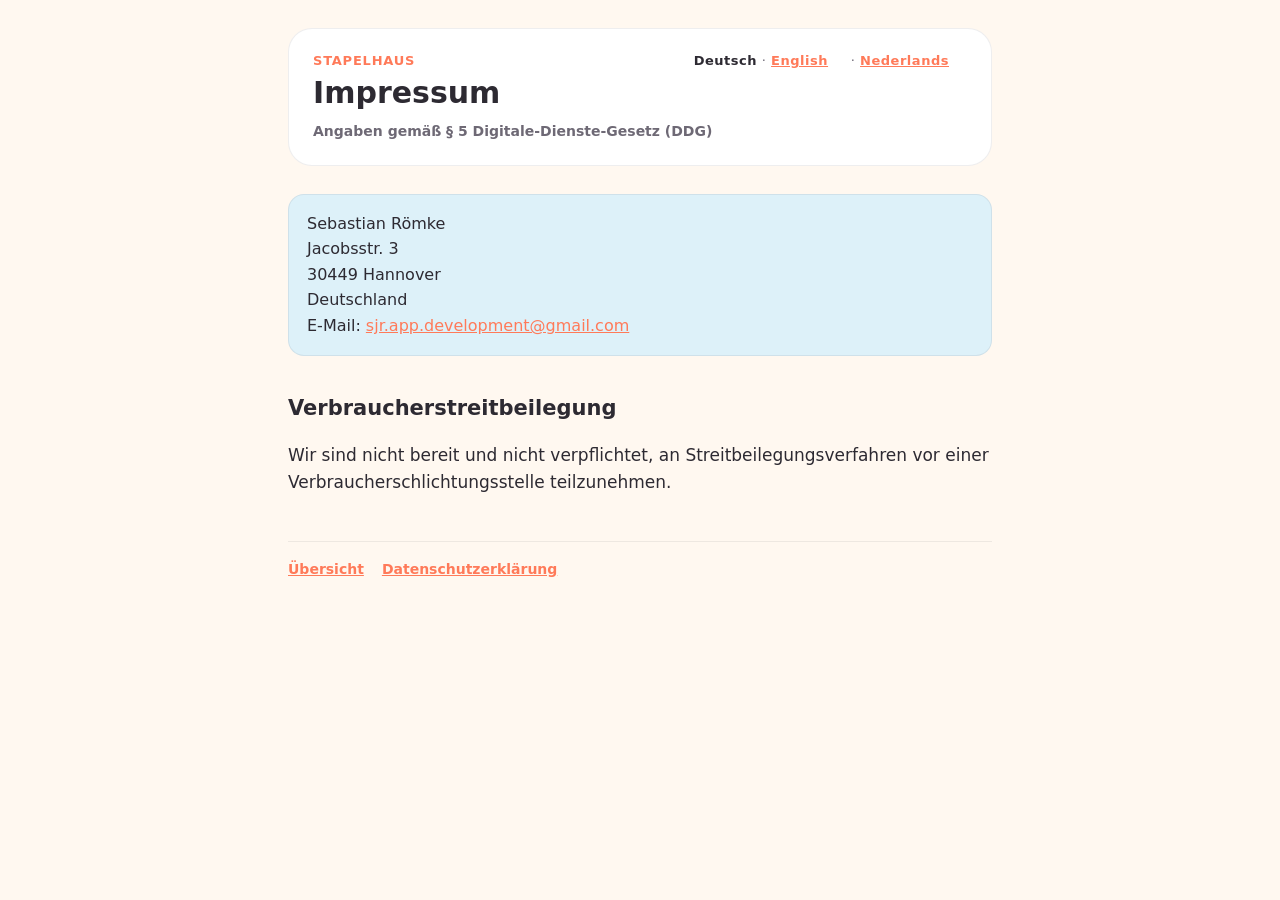
<file: impressum.html>
<!DOCTYPE html>
<html lang="de">
<head>
<meta charset="utf-8">
<meta name="viewport" content="width=device-width, initial-scale=1">
<!-- Nicht in Suchergebnisse: Die Seiten muessen erreichbar sein, aber die
     Anschrift muss nicht ueber Suchmaschinen auffindbar sein. Bewusst
     „noindex" statt einer Sperre in robots.txt: Eine Sperre wuerde nur das
     Lesen verhindern, das Indexieren ueber fremde Verweise aber nicht.

     KEINE GEDANKENSTRICHE im Text. Aufbau und Wortlaut wie das Impressum
     von Bürofauna (buerofauna-legal/de/impressum.html). Aenderungen dort
     und hier gleich halten. -->
<meta name="robots" content="noindex, nofollow">
<title>Impressum · Stapelhaus</title>
<link rel="icon" type="image/png" sizes="32x32" href="favicon-32.png">
<link rel="apple-touch-icon" sizes="180x180" href="favicon-180.png">
<link rel="stylesheet" href="stil.css">
</head>
<body>
<main>
<header>
  <nav class="sprachen" aria-label="Sprache"><span aria-current="true">Deutsch</span> · <a href="en/impressum.html" hreflang="en" lang="en">English</a> · <a href="nl/impressum.html" hreflang="nl" lang="nl">Nederlands</a></nav>
  <div class="rubrik">Stapelhaus</div>
  <h1>Impressum</h1>
  <p class="stand">Angaben gemäß § 5 Digitale-Dienste-Gesetz (DDG)</p>
</header>

<address>Sebastian Römke
Jacobsstr. 3
30449 Hannover
Deutschland
E-Mail: <a href="mailto:sjr.app.development@gmail.com">sjr.app.development@gmail.com</a></address>

<h2>Verbraucherstreitbeilegung</h2>
<p>Wir sind nicht bereit und nicht verpflichtet, an Streitbeilegungsverfahren vor einer
Verbraucherschlichtungsstelle teilzunehmen.</p>

<footer>
<nav><a href="de/">Übersicht</a><a href="de/datenschutz.html">Datenschutzerklärung</a></nav>
</footer>
</main>
</body>
</html>
</file>
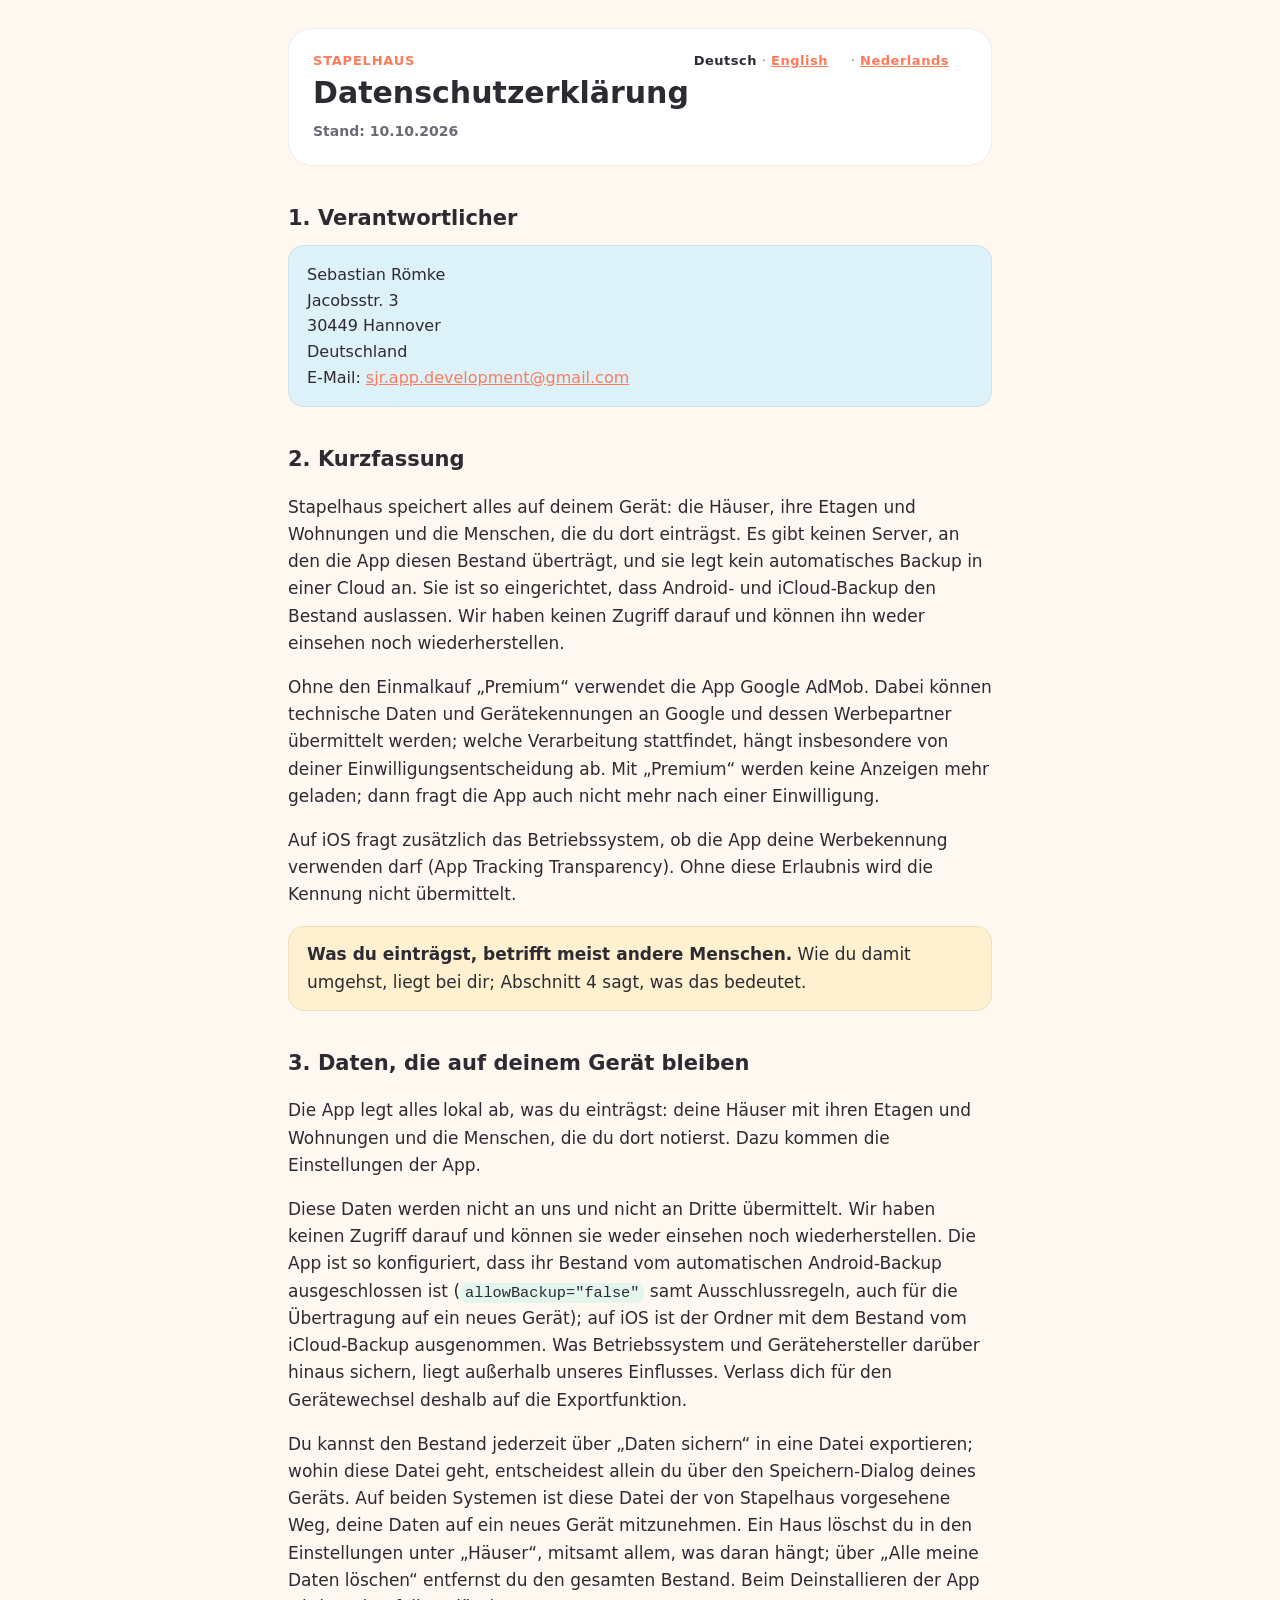
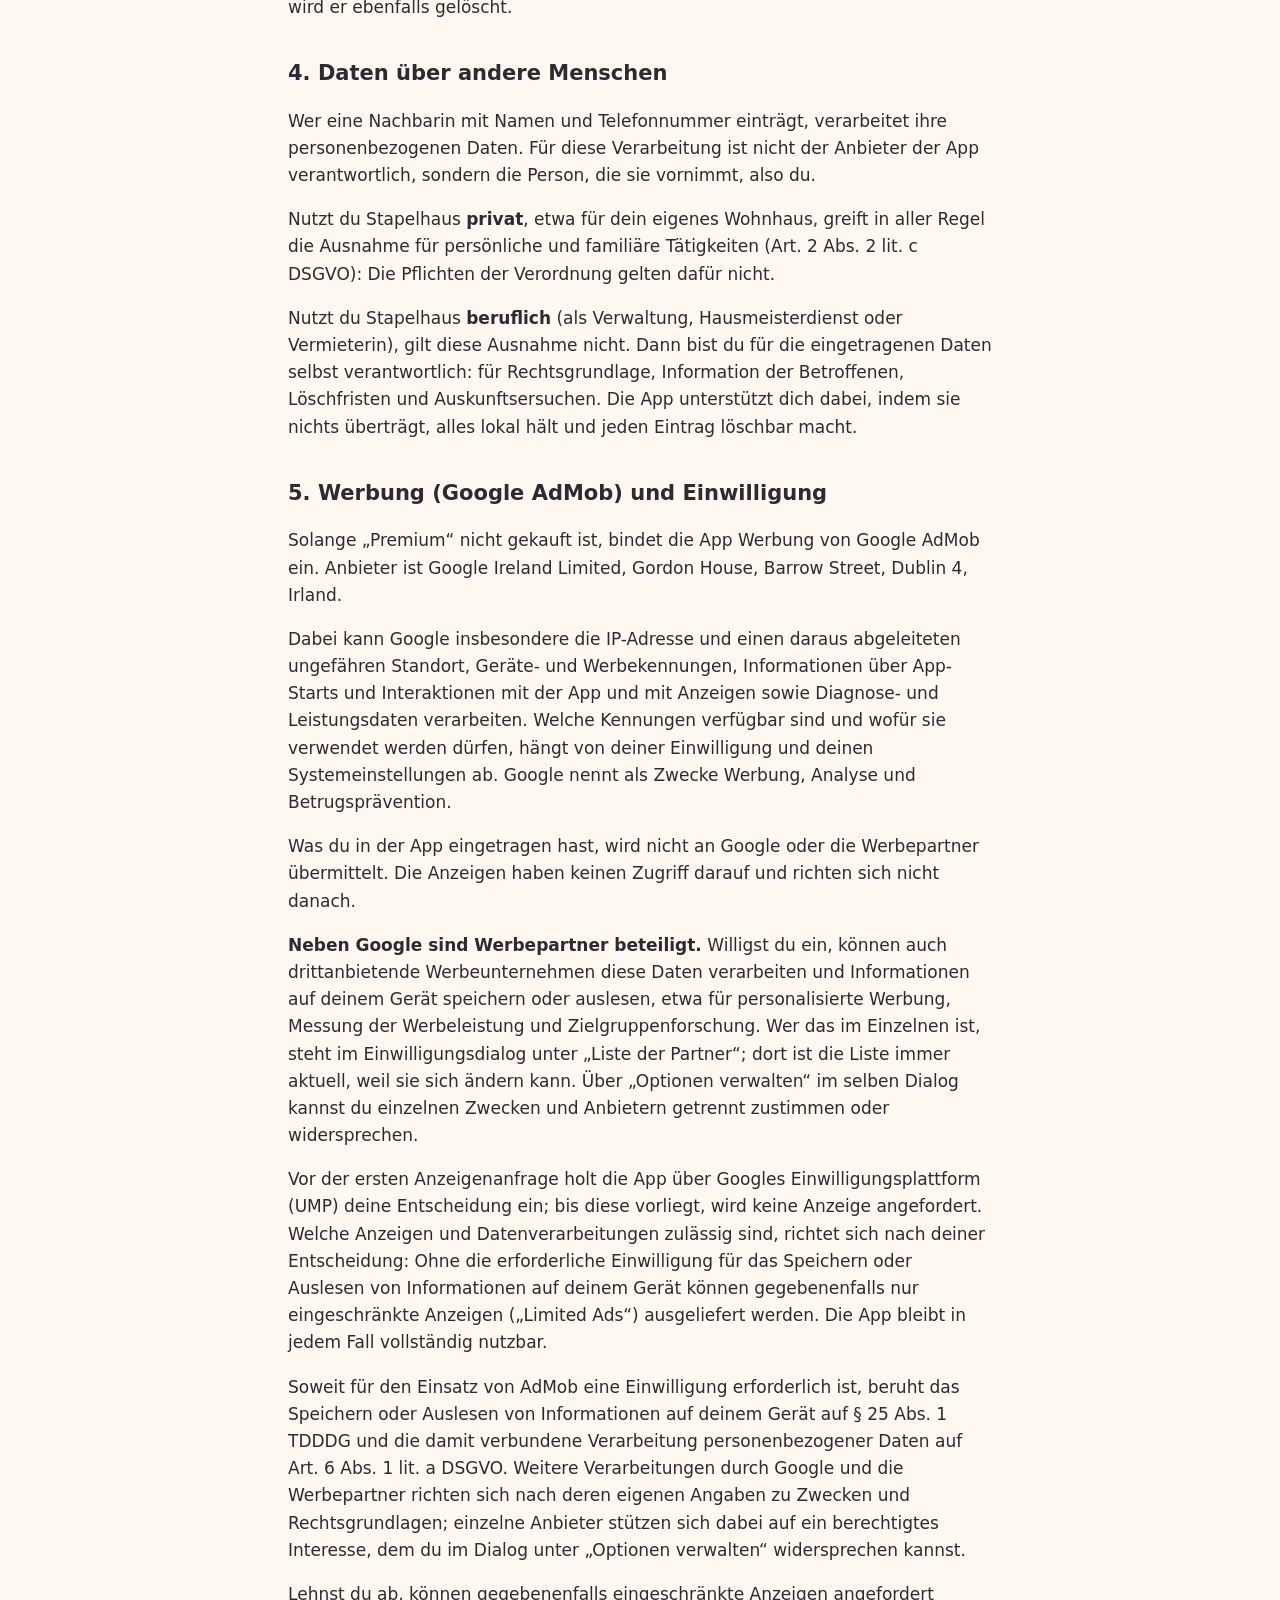
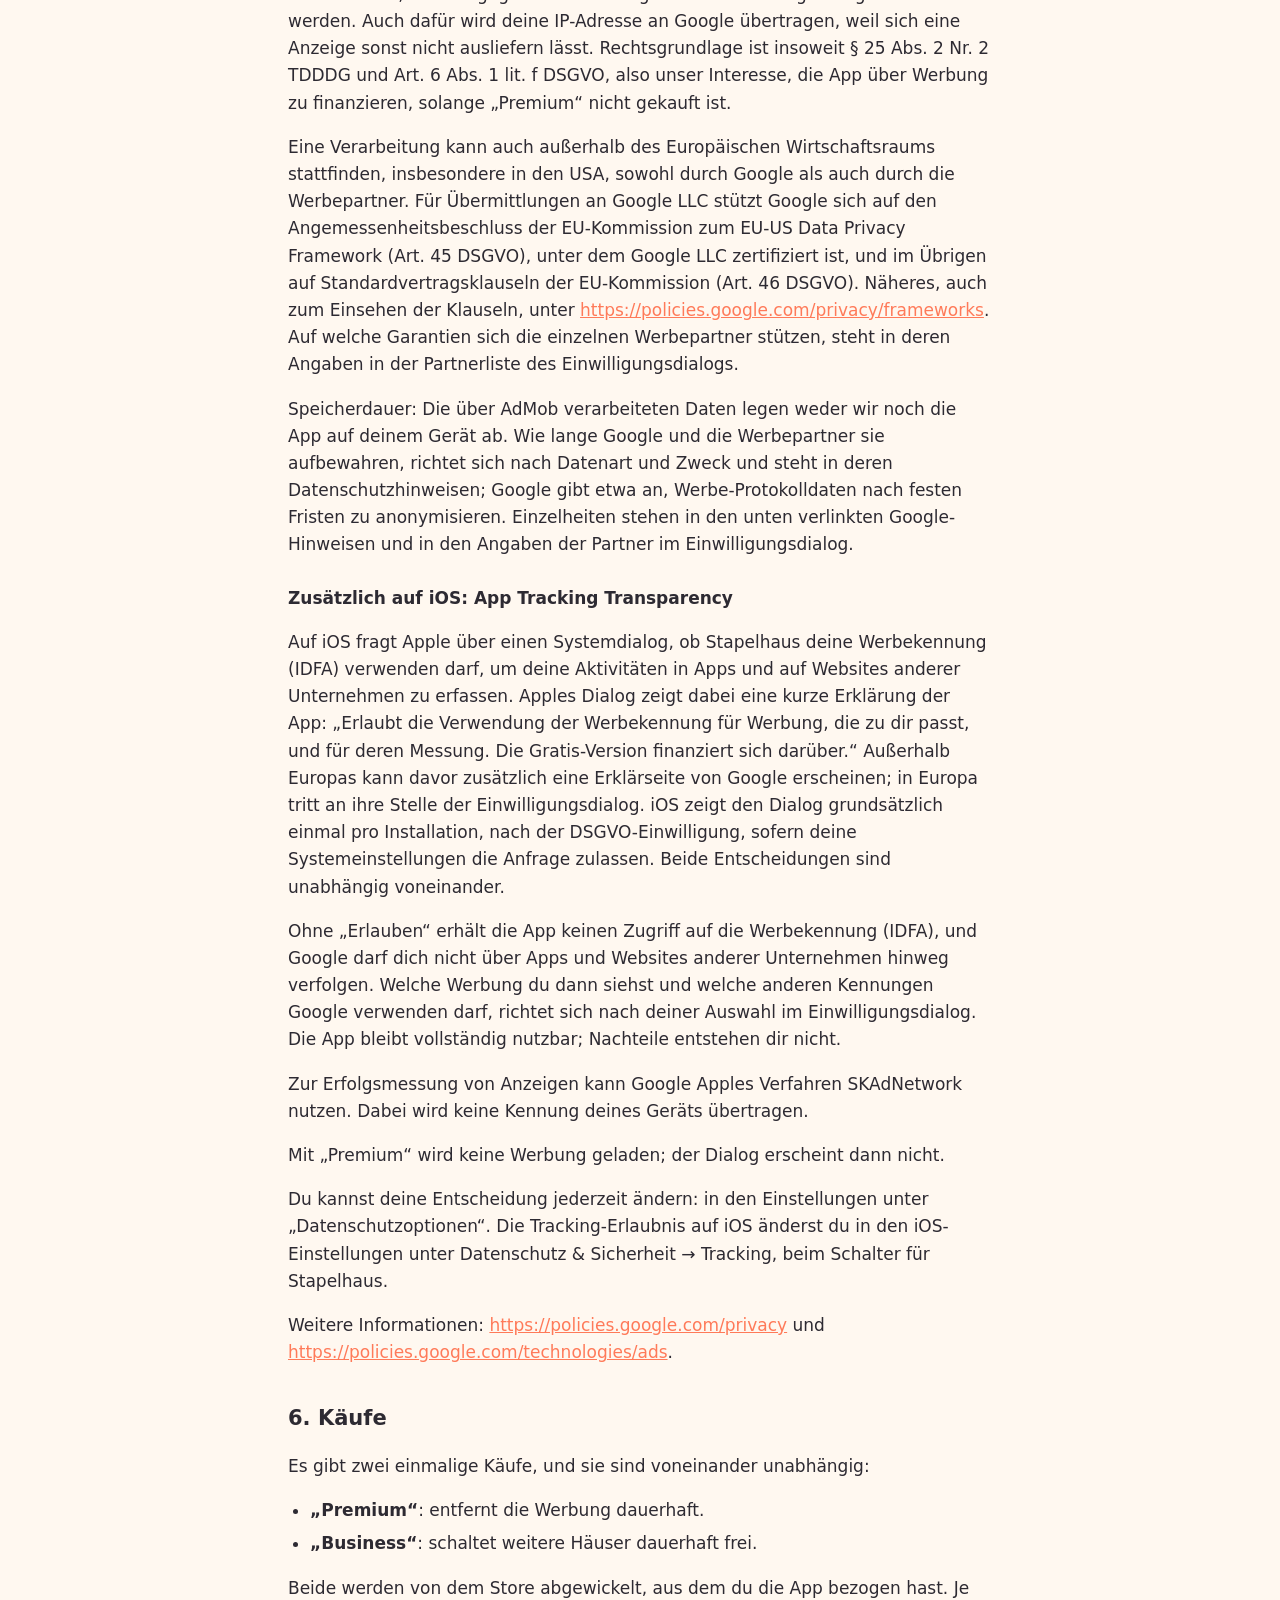
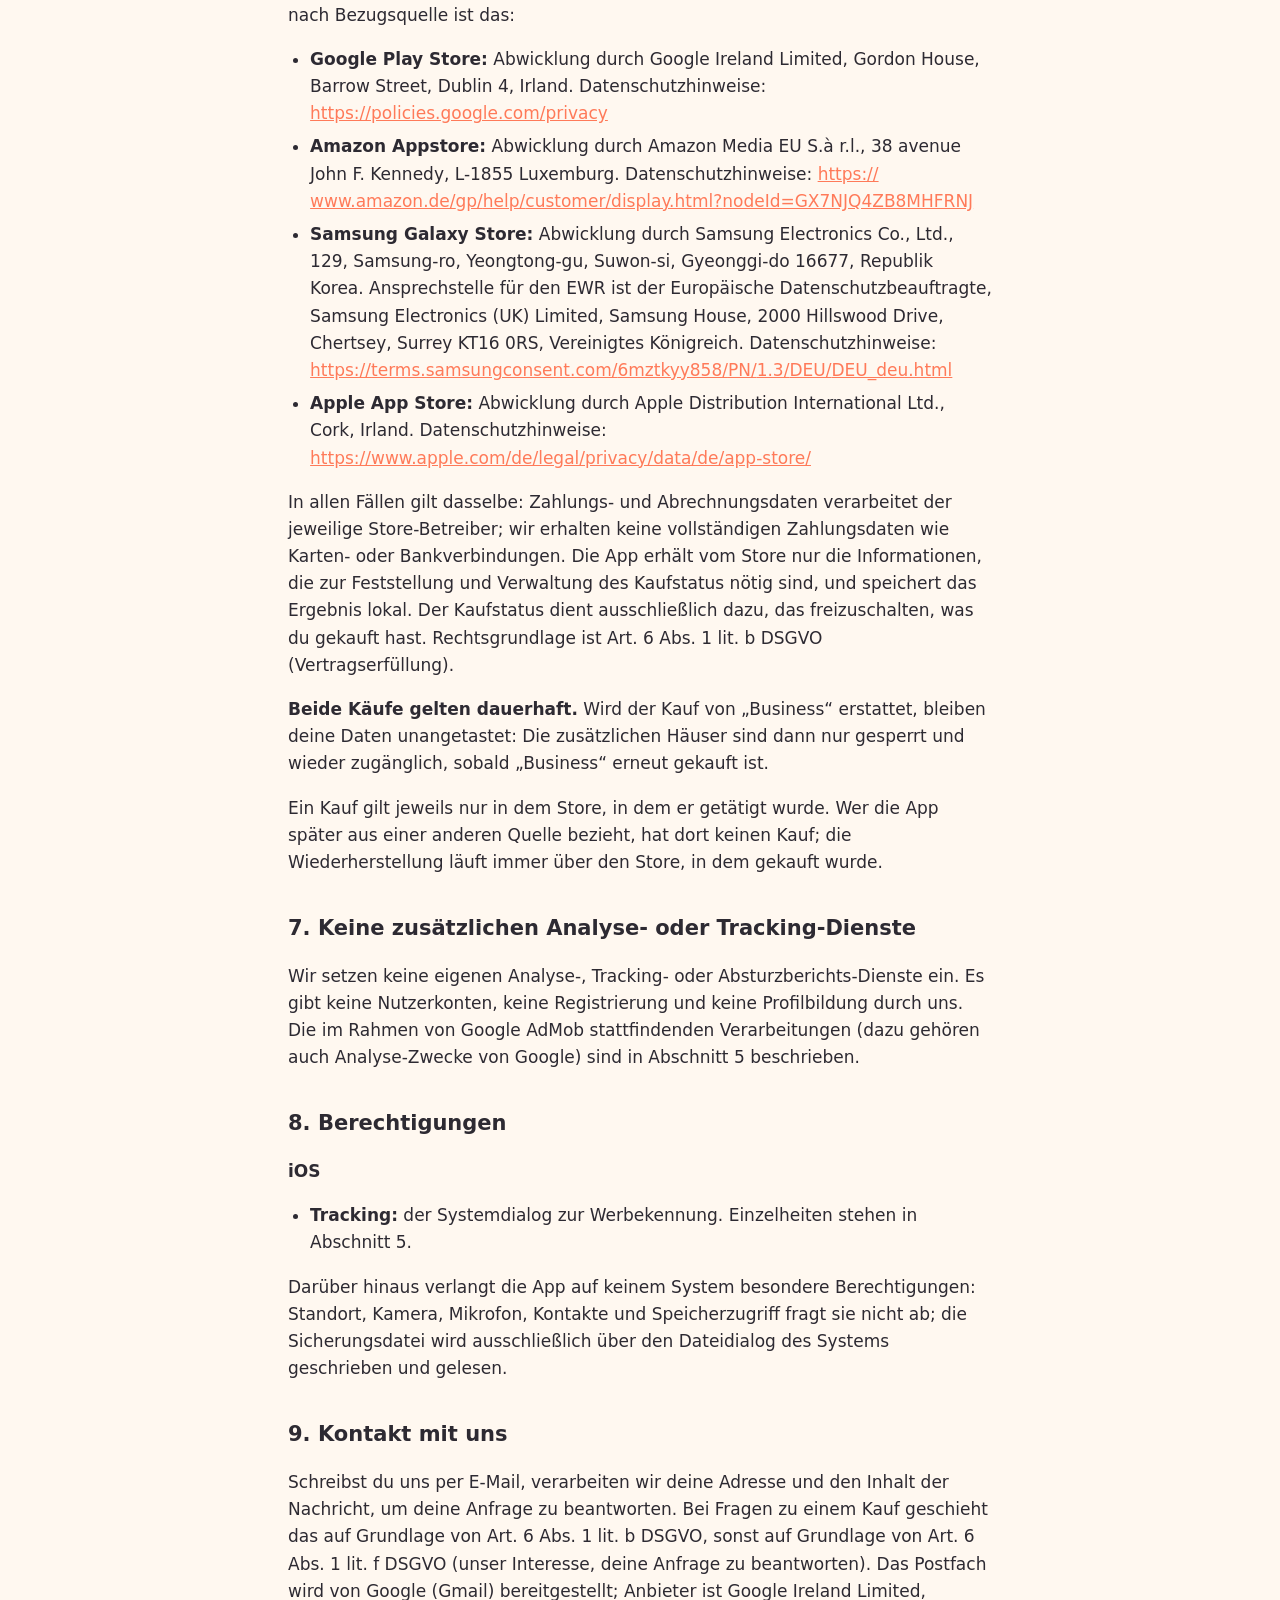
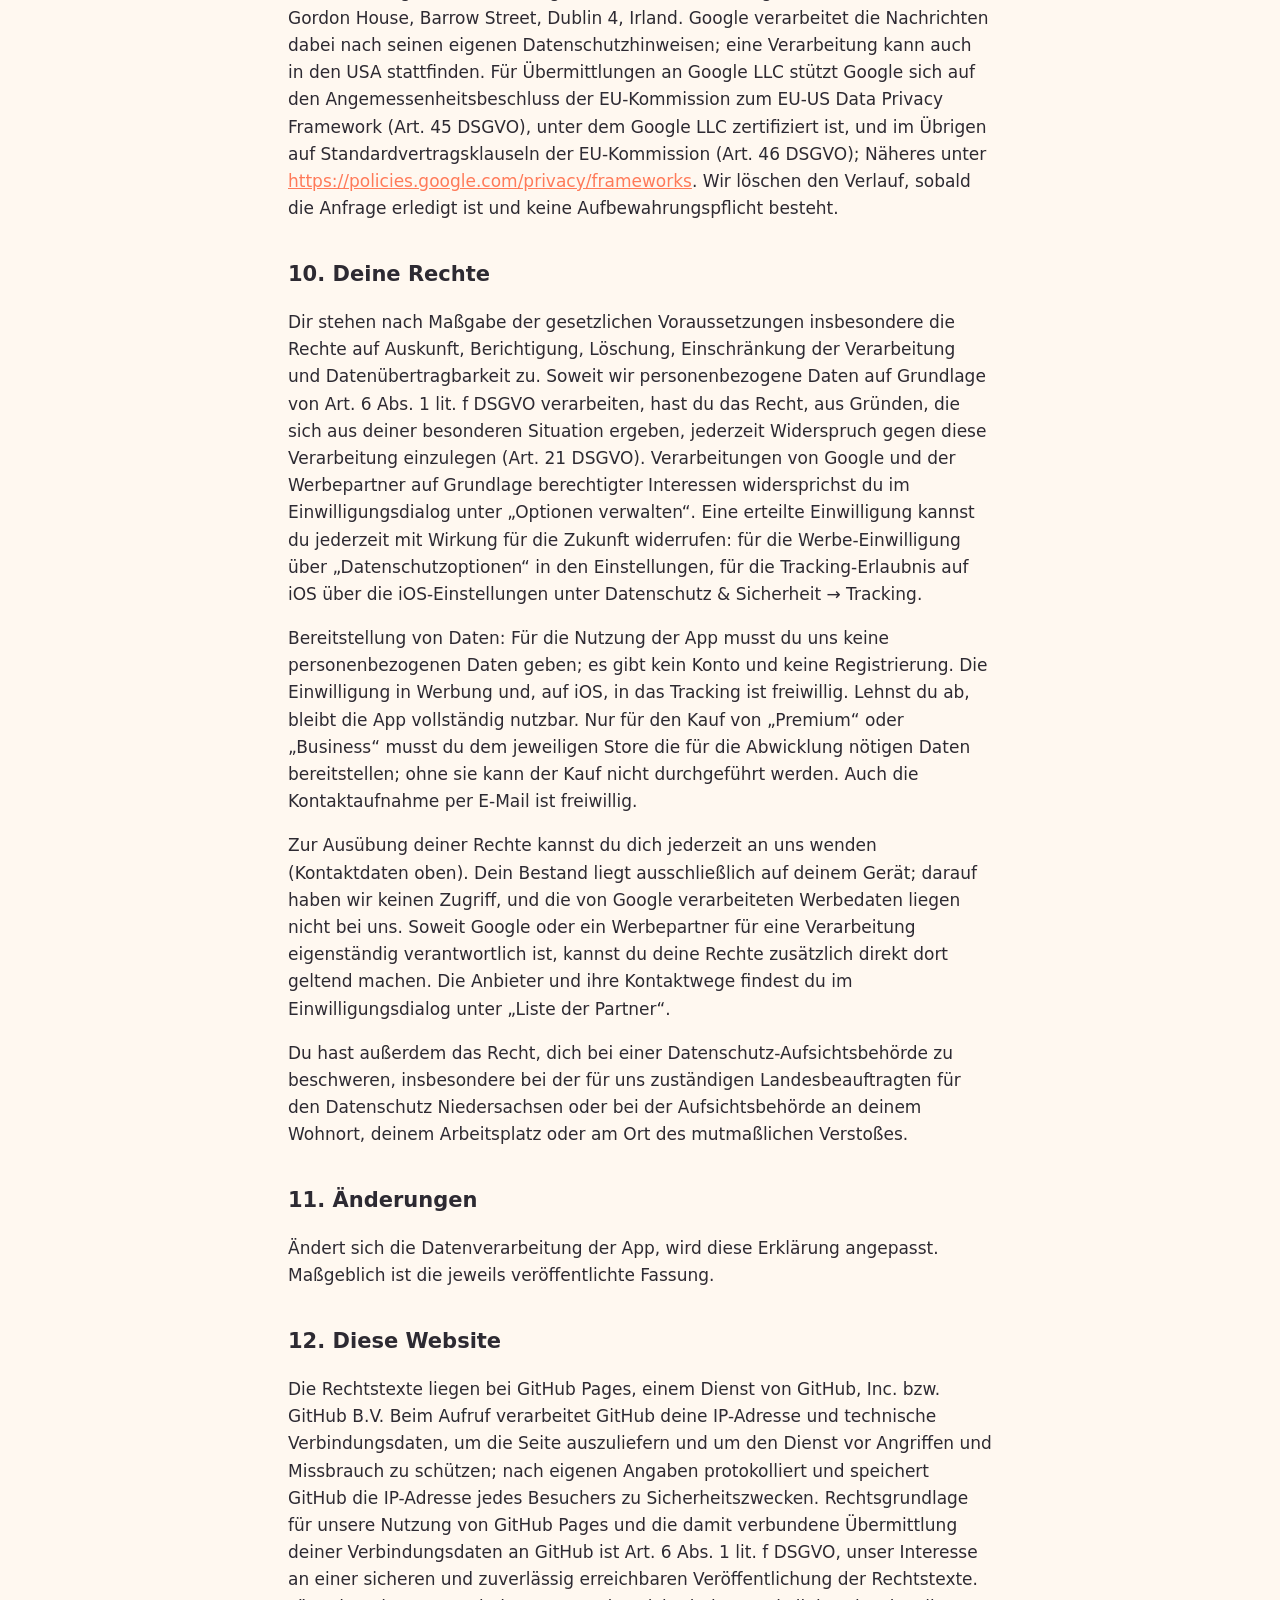
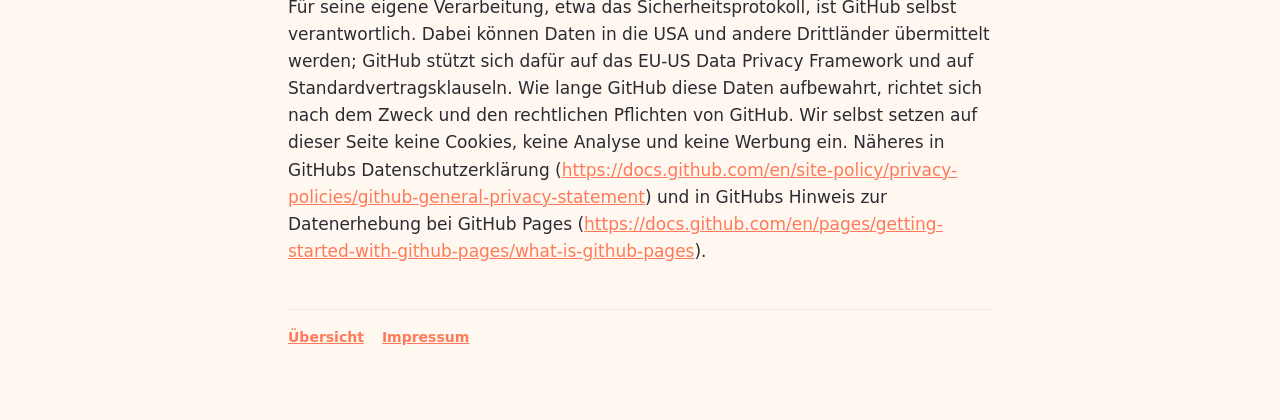
<file: de/datenschutz.html>
<!DOCTYPE html>
<html lang="de">
<head>
<meta charset="utf-8">
<meta name="viewport" content="width=device-width, initial-scale=1">
<!-- Nicht in Suchergebnisse: Die Seiten muessen erreichbar sein, aber die
     Anschrift muss nicht ueber Suchmaschinen auffindbar sein. Bewusst
     „noindex" statt einer Sperre in robots.txt: Eine Sperre wuerde nur das
     Lesen verhindern, das Indexieren ueber fremde Verweise aber nicht. -->
<meta name="robots" content="noindex, nofollow">
<title>Datenschutzerklärung · Stapelhaus</title>
<link rel="icon" type="image/png" sizes="32x32" href="../favicon-32.png">
<link rel="apple-touch-icon" sizes="180x180" href="../favicon-180.png">
<link rel="stylesheet" href="../stil.css">
</head>
<!-- Diese Seite ist die Web-Fassung von
     apps/stapelhaus/legal/privacy_de.md aus dem App-Repo. Sie ist von HAND
     uebertragen, nicht erzeugt: Wer den Text dort aendert, aendert ihn hier
     mit, sonst laufen die beiden still auseinander.

     KEINE GEDANKENSTRICHE im Text (Nutzer-Wunsch 2026-09-21). Statt ihnen:
     Semikolon, Komma, Doppelpunkt, Klammern oder zwei Saetze. Gilt auch fuer
     die Markdown-Quelle und fuer Buerofaunas Seite.

     Abschnitt 12 steht NUR hier: In der Markdown-Datei ist er mit
     „nur-web" geklammert, weil die App ihn nicht zeigen soll. Wer die
     Erklaerung im Einstellungen-Tab liest, ruft keine Website auf. -->
<body>
<main>
<header>
  <nav class="sprachen" aria-label="Sprache"><span aria-current="true">Deutsch</span> · <a href="../en/datenschutz.html" hreflang="en" lang="en">English</a> · <a href="../nl/datenschutz.html" hreflang="nl" lang="nl">Nederlands</a></nav>
  <div class="rubrik">Stapelhaus</div>
  <h1>Datenschutzerklärung</h1>
  <p class="stand">Stand: 10.10.2026</p>
</header>

<h2>1. Verantwortlicher</h2>
<address>Sebastian Römke
Jacobsstr. 3
30449 Hannover
Deutschland
E-Mail: <a href="mailto:sjr.app.development@gmail.com">sjr.app.development@gmail.com</a></address>

<h2>2. Kurzfassung</h2>
<p>Stapelhaus speichert alles auf deinem Gerät: die Häuser, ihre Etagen und Wohnungen und
die Menschen, die du dort einträgst. Es gibt keinen Server, an den die App diesen Bestand
überträgt, und sie legt kein automatisches Backup in einer Cloud an. Sie ist so
eingerichtet, dass Android- und iCloud-Backup den Bestand auslassen. Wir haben keinen
Zugriff darauf und können ihn weder einsehen noch wiederherstellen.</p>

<p>Ohne den Einmalkauf „Premium“ verwendet die App Google AdMob. Dabei können technische
Daten und Gerätekennungen an Google und dessen Werbepartner übermittelt werden; welche
Verarbeitung stattfindet, hängt insbesondere von deiner Einwilligungsentscheidung ab. Mit
„Premium“ werden keine Anzeigen mehr geladen; dann fragt die App auch nicht mehr nach
einer Einwilligung.</p>

<p>Auf iOS fragt zusätzlich das Betriebssystem, ob die App deine Werbekennung verwenden
darf (App Tracking Transparency). Ohne diese Erlaubnis wird die Kennung nicht
übermittelt.</p>

<!-- Als abgesetzte Karte, weil der Satz in der Quelle ein eigener Absatz mit
     Fettung ist und der Kern dieser App ist: Was hier eingetragen wird,
     gehoert anderen Leuten. -->
<p class="merksatz"><strong>Was du einträgst, betrifft meist andere Menschen.</strong> Wie
du damit umgehst, liegt bei dir; Abschnitt 4 sagt, was das bedeutet.</p>

<h2>3. Daten, die auf deinem Gerät bleiben</h2>
<p>Die App legt alles lokal ab, was du einträgst: deine Häuser mit ihren Etagen und
Wohnungen und die Menschen, die du dort notierst. Dazu kommen die Einstellungen der
App.</p>

<p>Diese Daten werden nicht an uns und nicht an Dritte übermittelt. Wir haben keinen
Zugriff darauf und können sie weder einsehen noch wiederherstellen. Die App ist so
konfiguriert, dass ihr Bestand vom automatischen Android-Backup ausgeschlossen ist
(<code>allowBackup="false"</code> samt Ausschlussregeln, auch für die Übertragung auf ein
neues Gerät); auf iOS ist der Ordner mit dem Bestand vom iCloud-Backup ausgenommen. Was
Betriebssystem und Gerätehersteller darüber hinaus sichern, liegt außerhalb unseres
Einflusses. Verlass dich für den Gerätewechsel deshalb auf die Exportfunktion.</p>

<p>Du kannst den Bestand jederzeit über „Daten sichern“ in eine Datei exportieren; wohin
diese Datei geht, entscheidest allein du über den Speichern-Dialog deines Geräts. Auf
beiden Systemen ist diese Datei der von Stapelhaus vorgesehene Weg, deine Daten auf ein
neues Gerät mitzunehmen. Ein Haus löschst du in den Einstellungen unter „Häuser“, mitsamt
allem, was daran hängt; über „Alle meine Daten löschen“ entfernst du den gesamten Bestand.
Beim Deinstallieren der App wird er ebenfalls gelöscht.</p>

<h2>4. Daten über andere Menschen</h2>
<p>Wer eine Nachbarin mit Namen und Telefonnummer einträgt, verarbeitet ihre
personenbezogenen Daten. Für diese Verarbeitung ist nicht der Anbieter der App
verantwortlich, sondern die Person, die sie vornimmt, also du.</p>

<p>Nutzt du Stapelhaus <strong>privat</strong>, etwa für dein eigenes Wohnhaus, greift in
aller Regel die Ausnahme für persönliche und familiäre Tätigkeiten (Art. 2 Abs. 2 lit. c
DSGVO): Die Pflichten der Verordnung gelten dafür nicht.</p>

<p>Nutzt du Stapelhaus <strong>beruflich</strong> (als Verwaltung, Hausmeisterdienst oder
Vermieterin), gilt diese Ausnahme nicht. Dann bist du für die eingetragenen Daten selbst
verantwortlich: für Rechtsgrundlage, Information der Betroffenen, Löschfristen und
Auskunftsersuchen. Die App unterstützt dich dabei, indem sie nichts überträgt, alles lokal
hält und jeden Eintrag löschbar macht.</p>

<h2>5. Werbung (Google AdMob) und Einwilligung</h2>
<p>Solange „Premium“ nicht gekauft ist, bindet die App Werbung von Google AdMob ein.
Anbieter ist Google Ireland Limited, Gordon House, Barrow Street, Dublin 4, Irland.</p>

<p>Dabei kann Google insbesondere die IP-Adresse und einen daraus abgeleiteten ungefähren
Standort, Geräte- und Werbekennungen, Informationen über App-Starts und Interaktionen mit
der App und mit Anzeigen sowie Diagnose- und Leistungsdaten verarbeiten. Welche Kennungen
verfügbar sind und wofür sie verwendet werden dürfen, hängt von deiner Einwilligung und
deinen Systemeinstellungen ab. Google nennt als Zwecke Werbung, Analyse und
Betrugsprävention.</p>

<p>Was du in der App eingetragen hast, wird nicht an Google oder die Werbepartner
übermittelt. Die Anzeigen haben keinen Zugriff darauf und richten sich nicht danach.</p>

<p><strong>Neben Google sind Werbepartner beteiligt.</strong> Willigst du ein, können auch
drittanbietende Werbeunternehmen diese Daten verarbeiten und Informationen auf deinem
Gerät speichern oder auslesen, etwa für personalisierte Werbung, Messung der
Werbeleistung und Zielgruppenforschung. Wer das im Einzelnen ist, steht im
Einwilligungsdialog unter „Liste der Partner“; dort ist die Liste immer aktuell, weil sie
sich ändern kann. Über „Optionen verwalten“ im selben Dialog kannst du einzelnen Zwecken
und Anbietern getrennt zustimmen oder widersprechen.</p>

<p>Vor der ersten Anzeigenanfrage holt die App über Googles Einwilligungsplattform (UMP)
deine Entscheidung ein; bis diese vorliegt, wird keine Anzeige angefordert. Welche
Anzeigen und Datenverarbeitungen zulässig sind, richtet sich nach deiner Entscheidung:
Ohne die erforderliche Einwilligung für das Speichern oder Auslesen von Informationen auf
deinem Gerät können gegebenenfalls nur eingeschränkte Anzeigen („Limited Ads“)
ausgeliefert werden. Die App bleibt in jedem Fall vollständig nutzbar.</p>

<p>Soweit für den Einsatz von AdMob eine Einwilligung erforderlich ist, beruht das
Speichern oder Auslesen von Informationen auf deinem Gerät auf § 25 Abs. 1 TDDDG und die
damit verbundene Verarbeitung personenbezogener Daten auf Art. 6 Abs. 1 lit. a DSGVO.
Weitere Verarbeitungen durch Google und die Werbepartner richten sich nach deren eigenen
Angaben zu Zwecken und Rechtsgrundlagen; einzelne Anbieter stützen sich dabei auf ein
berechtigtes Interesse, dem du im Dialog unter „Optionen verwalten“ widersprechen
kannst.</p>

<p>Lehnst du ab, können gegebenenfalls eingeschränkte Anzeigen angefordert werden. Auch
dafür wird deine IP-Adresse an Google übertragen, weil sich eine Anzeige sonst nicht
ausliefern lässt. Rechtsgrundlage ist insoweit § 25 Abs. 2 Nr. 2 TDDDG und Art. 6 Abs. 1
lit. f DSGVO, also unser Interesse, die App über Werbung zu finanzieren, solange
„Premium“ nicht gekauft ist.</p>

<p>Eine Verarbeitung kann auch außerhalb des Europäischen Wirtschaftsraums stattfinden,
insbesondere in den USA, sowohl durch Google als auch durch die Werbepartner. Für
Übermittlungen an Google LLC stützt Google sich auf den Angemessenheitsbeschluss der
EU-Kommission zum EU-US Data Privacy Framework (Art. 45 DSGVO), unter dem Google LLC
zertifiziert ist, und im Übrigen auf Standardvertragsklauseln der EU-Kommission
(Art. 46 DSGVO). Näheres, auch zum Einsehen der Klauseln, unter
<a href="https://policies.google.com/privacy/frameworks">https://policies.google.com/privacy/frameworks</a>.
Auf welche Garantien sich die einzelnen Werbepartner stützen, steht in deren Angaben in
der Partnerliste des Einwilligungsdialogs.</p>

<p>Speicherdauer: Die über AdMob verarbeiteten Daten legen weder wir noch die App auf
deinem Gerät ab. Wie lange Google und die Werbepartner sie aufbewahren, richtet sich nach
Datenart und Zweck und steht in deren Datenschutzhinweisen; Google gibt etwa an,
Werbe-Protokolldaten nach festen Fristen zu anonymisieren. Einzelheiten stehen in den
unten verlinkten Google-Hinweisen und in den Angaben der Partner im
Einwilligungsdialog.</p>

<h3>Zusätzlich auf iOS: App Tracking Transparency</h3>
<p>Auf iOS fragt Apple über einen Systemdialog, ob Stapelhaus deine Werbekennung (IDFA)
verwenden darf, um deine Aktivitäten in Apps und auf Websites anderer Unternehmen zu
erfassen. Apples Dialog zeigt dabei eine kurze Erklärung der App: „Erlaubt die Verwendung
der Werbekennung für Werbung, die zu dir passt, und für deren Messung. Die
Gratis-Version finanziert sich darüber.“ Außerhalb Europas kann davor zusätzlich eine
Erklärseite von Google erscheinen; in Europa tritt an ihre Stelle der
Einwilligungsdialog. iOS zeigt den Dialog grundsätzlich einmal pro Installation, nach der
DSGVO-Einwilligung, sofern deine Systemeinstellungen die Anfrage zulassen. Beide
Entscheidungen sind unabhängig voneinander.</p>

<p>Ohne „Erlauben“ erhält die App keinen Zugriff auf die Werbekennung (IDFA), und Google
darf dich nicht über Apps und Websites anderer Unternehmen hinweg verfolgen. Welche
Werbung du dann siehst und welche anderen Kennungen Google verwenden darf, richtet sich
nach deiner Auswahl im Einwilligungsdialog. Die App bleibt vollständig nutzbar; Nachteile
entstehen dir nicht.</p>

<p>Zur Erfolgsmessung von Anzeigen kann Google Apples Verfahren SKAdNetwork nutzen. Dabei
wird keine Kennung deines Geräts übertragen.</p>

<p>Mit „Premium“ wird keine Werbung geladen; der Dialog erscheint dann nicht.</p>

<p>Du kannst deine Entscheidung jederzeit ändern: in den Einstellungen unter
„Datenschutzoptionen“. Die Tracking-Erlaubnis auf iOS änderst du in den iOS-Einstellungen
unter Datenschutz &amp; Sicherheit → Tracking, beim Schalter für Stapelhaus.</p>

<p>Weitere Informationen:
<a href="https://policies.google.com/privacy">https://policies.google.com/privacy</a> und
<a href="https://policies.google.com/technologies/ads">https://policies.google.com/technologies/ads</a>.</p>

<h2>6. Käufe</h2>
<p>Es gibt zwei einmalige Käufe, und sie sind voneinander unabhängig:</p>
<ul>
<li><strong>„Premium“</strong>: entfernt die Werbung dauerhaft.</li>
<li><strong>„Business“</strong>: schaltet weitere Häuser dauerhaft frei.</li>
</ul>

<p>Beide werden von dem Store abgewickelt, aus dem du die App bezogen hast. Je nach
Bezugsquelle ist das:</p>
<ul>
<li><strong>Google Play Store:</strong> Abwicklung durch Google Ireland Limited, Gordon
House, Barrow Street, Dublin 4, Irland. Datenschutzhinweise:
<a href="https://policies.google.com/privacy">https://policies.google.com/privacy</a></li>
<li><strong>Amazon Appstore:</strong> Abwicklung durch Amazon Media EU S.à r.l., 38 avenue
John F. Kennedy, L-1855 Luxemburg. Datenschutzhinweise:
<!-- **`<wbr>` nach jedem Schrägstrich, wo eine Adresse keinen Bindestrich
     hat** (Nutzer-Befund am Telefon, 2026-09-22). Browser brechen von sich aus
     nach Bindestrichen, aber NICHT nach Schrägstrichen oder Punkten. Die
     GitHub-Adressen weiter unten sind mit 88 Zeichen die längsten hier und
     brechen trotzdem von allein — „site-policy", „privacy-policies". Die von
     Amazon und Samsung haben keinen einzigen Bindestrich und blieben ein
     Wort: Die Seite wurde dadurch breiter als das Bild, und rechts stand
     leerer Grund.

     `<wbr>` ist eine reine Gelegenheit, kein Zeichen — beim Kopieren kommt
     die Adresse unverändert heraus. Das Stylesheet hilft zusätzlich
     (`overflow-wrap: anywhere` an den Verweisen), aber es hängt am Browser;
     das hier steht in der Seite. -->
<a href="https://www.amazon.de/gp/help/customer/display.html?nodeId=GX7NJQ4ZB8MHFRNJ">https://<wbr>www.amazon.de/<wbr>gp/<wbr>help/<wbr>customer/<wbr>display.html?<wbr>nodeId=GX7NJQ4ZB8MHFRNJ</a></li>
<li><strong>Samsung Galaxy Store:</strong> Abwicklung durch Samsung Electronics Co., Ltd.,
129, Samsung-ro, Yeongtong-gu, Suwon-si, Gyeonggi-do 16677, Republik Korea. Ansprechstelle
für den EWR ist der Europäische Datenschutzbeauftragte, Samsung Electronics (UK) Limited,
Samsung House, 2000 Hillswood Drive, Chertsey, Surrey KT16 0RS, Vereinigtes Königreich.
Datenschutzhinweise:
<a href="https://terms.samsungconsent.com/6mztkyy858/PN/1.3/DEU/DEU_deu.html">https://<wbr>terms.samsungconsent.com/<wbr>6mztkyy858/<wbr>PN/<wbr>1.3/<wbr>DEU/<wbr>DEU_deu.html</a></li>
<li><strong>Apple App Store:</strong> Abwicklung durch Apple Distribution International
Ltd., Cork, Irland. Datenschutzhinweise:
<a href="https://www.apple.com/de/legal/privacy/data/de/app-store/">https://www.apple.com/de/legal/privacy/data/de/app-store/</a></li>
</ul>

<p>In allen Fällen gilt dasselbe: Zahlungs- und Abrechnungsdaten verarbeitet der jeweilige
Store-Betreiber; wir erhalten keine vollständigen Zahlungsdaten wie Karten- oder
Bankverbindungen. Die App erhält vom Store nur die Informationen, die zur Feststellung und
Verwaltung des Kaufstatus nötig sind, und speichert das Ergebnis lokal. Der Kaufstatus
dient ausschließlich dazu, das freizuschalten, was du gekauft hast. Rechtsgrundlage ist Art. 6 Abs. 1 lit. b DSGVO (Vertragserfüllung).</p>

<p><strong>Beide Käufe gelten dauerhaft.</strong> Wird der Kauf von „Business“ erstattet,
bleiben deine Daten unangetastet: Die zusätzlichen Häuser sind dann nur gesperrt und
wieder zugänglich, sobald „Business“ erneut gekauft ist.</p>

<p>Ein Kauf gilt jeweils nur in dem Store, in dem er getätigt wurde. Wer die App später
aus einer anderen Quelle bezieht, hat dort keinen Kauf; die Wiederherstellung läuft immer
über den Store, in dem gekauft wurde.</p>

<h2>7. Keine zusätzlichen Analyse- oder Tracking-Dienste</h2>
<p>Wir setzen keine eigenen Analyse-, Tracking- oder Absturzberichts-Dienste ein. Es gibt
keine Nutzerkonten, keine Registrierung und keine Profilbildung durch uns. Die im Rahmen
von Google AdMob stattfindenden Verarbeitungen (dazu gehören auch Analyse-Zwecke von
Google) sind in Abschnitt 5 beschrieben.</p>

<h2>8. Berechtigungen</h2>
<p><strong>iOS</strong></p>
<ul>
<li><strong>Tracking:</strong> der Systemdialog zur Werbekennung. Einzelheiten stehen in
Abschnitt 5.</li>
</ul>
<p>Darüber hinaus verlangt die App auf keinem System besondere Berechtigungen: Standort,
Kamera, Mikrofon, Kontakte und Speicherzugriff fragt sie nicht ab; die Sicherungsdatei
wird ausschließlich über den Dateidialog des Systems geschrieben und gelesen.</p>

<h2>9. Kontakt mit uns</h2>
<p>Schreibst du uns per E-Mail, verarbeiten wir deine Adresse und den Inhalt der Nachricht,
um deine Anfrage zu beantworten. Bei Fragen zu einem Kauf geschieht das auf Grundlage
von Art. 6 Abs. 1 lit. b DSGVO, sonst auf Grundlage von Art. 6 Abs. 1 lit. f DSGVO
(unser Interesse, deine Anfrage zu beantworten). Das Postfach wird von Google (Gmail)
bereitgestellt; Anbieter ist Google Ireland Limited, Gordon House, Barrow Street,
Dublin 4, Irland. Google verarbeitet die Nachrichten dabei nach seinen eigenen
Datenschutzhinweisen; eine Verarbeitung kann auch in den USA stattfinden. Für
Übermittlungen an Google LLC stützt Google sich auf den Angemessenheitsbeschluss der
EU-Kommission zum EU-US Data Privacy Framework (Art. 45 DSGVO), unter dem Google LLC
zertifiziert ist, und im Übrigen auf Standardvertragsklauseln der EU-Kommission (Art. 46
DSGVO); Näheres unter
<a href="https://policies.google.com/privacy/frameworks">https://policies.google.com/privacy/frameworks</a>.
Wir löschen den Verlauf, sobald die Anfrage erledigt ist und keine Aufbewahrungspflicht
besteht.</p>

<h2>10. Deine Rechte</h2>
<p>Dir stehen nach Maßgabe der gesetzlichen Voraussetzungen insbesondere die Rechte auf
Auskunft, Berichtigung, Löschung, Einschränkung der Verarbeitung und Datenübertragbarkeit
zu. Soweit wir personenbezogene Daten auf Grundlage von Art. 6 Abs. 1 lit. f DSGVO
verarbeiten, hast du das Recht, aus Gründen, die sich aus deiner besonderen Situation
ergeben, jederzeit Widerspruch gegen diese Verarbeitung einzulegen (Art. 21 DSGVO).
Verarbeitungen von Google und der Werbepartner auf Grundlage berechtigter Interessen
widersprichst du im Einwilligungsdialog unter „Optionen verwalten“. Eine erteilte
Einwilligung kannst du jederzeit mit Wirkung für die Zukunft widerrufen: für die
Werbe-Einwilligung über „Datenschutzoptionen“ in den Einstellungen, für die
Tracking-Erlaubnis auf iOS über die iOS-Einstellungen unter Datenschutz &amp; Sicherheit →
Tracking.</p>

<p>Bereitstellung von Daten: Für die Nutzung der App musst du uns keine personenbezogenen
Daten geben; es gibt kein Konto und keine Registrierung. Die Einwilligung in Werbung und,
auf iOS, in das Tracking ist freiwillig. Lehnst du ab, bleibt die App vollständig nutzbar.
Nur für den Kauf von „Premium“ oder „Business“ musst du dem jeweiligen Store die für die
Abwicklung nötigen Daten bereitstellen; ohne sie kann der Kauf nicht
durchgeführt werden. Auch die Kontaktaufnahme per E-Mail ist freiwillig.</p>

<p>Zur Ausübung deiner Rechte kannst du dich jederzeit an uns wenden (Kontaktdaten oben).
Dein Bestand liegt ausschließlich auf deinem Gerät; darauf haben wir keinen Zugriff, und
die von Google verarbeiteten Werbedaten liegen nicht bei uns. Soweit Google oder ein
Werbepartner für eine Verarbeitung eigenständig verantwortlich ist, kannst du deine Rechte
zusätzlich direkt dort geltend machen. Die Anbieter und ihre Kontaktwege findest du im
Einwilligungsdialog unter „Liste der Partner“.</p>

<p>Du hast außerdem das Recht, dich bei einer Datenschutz-Aufsichtsbehörde zu beschweren,
insbesondere bei der für uns zuständigen Landesbeauftragten für den Datenschutz
Niedersachsen oder bei der Aufsichtsbehörde an deinem Wohnort, deinem Arbeitsplatz oder am
Ort des mutmaßlichen Verstoßes.</p>

<h2>11. Änderungen</h2>
<p>Ändert sich die Datenverarbeitung der App, wird diese Erklärung angepasst. Maßgeblich
ist die jeweils veröffentlichte Fassung.</p>

<h2>12. Diese Website</h2>
<p>Die Rechtstexte liegen bei GitHub Pages, einem Dienst von GitHub, Inc. bzw. GitHub B.V.
Beim Aufruf verarbeitet GitHub deine IP-Adresse und technische Verbindungsdaten, um die
Seite auszuliefern und um den Dienst vor Angriffen und Missbrauch zu schützen; nach
eigenen Angaben protokolliert und speichert GitHub die IP-Adresse jedes Besuchers zu
Sicherheitszwecken. Rechtsgrundlage für unsere Nutzung von GitHub Pages und die damit
verbundene Übermittlung deiner Verbindungsdaten an GitHub ist Art. 6 Abs. 1 lit. f
DSGVO, unser Interesse an einer sicheren und zuverlässig erreichbaren Veröffentlichung
der Rechtstexte. Für seine eigene Verarbeitung, etwa das Sicherheitsprotokoll, ist
GitHub selbst verantwortlich. Dabei können Daten in die USA und andere Drittländer
übermittelt werden; GitHub stützt sich dafür auf das EU-US Data Privacy Framework und
auf Standardvertragsklauseln. Wie lange GitHub diese Daten aufbewahrt, richtet sich nach
dem Zweck und den rechtlichen Pflichten von GitHub. Wir selbst setzen auf dieser Seite
keine Cookies, keine Analyse und keine Werbung ein. Näheres in GitHubs
Datenschutzerklärung
(<a href="https://docs.github.com/en/site-policy/privacy-policies/github-general-privacy-statement">https://docs.github.com/en/site-policy/privacy-policies/github-general-privacy-statement</a>)
und in GitHubs Hinweis zur Datenerhebung bei GitHub Pages
(<a href="https://docs.github.com/en/pages/getting-started-with-github-pages/what-is-github-pages">https://docs.github.com/en/pages/getting-started-with-github-pages/what-is-github-pages</a>).</p>

<footer>
<nav><a href="index.html">Übersicht</a><a href="impressum.html">Impressum</a></nav>
</footer>
</main>
</body>
</html>
</file>
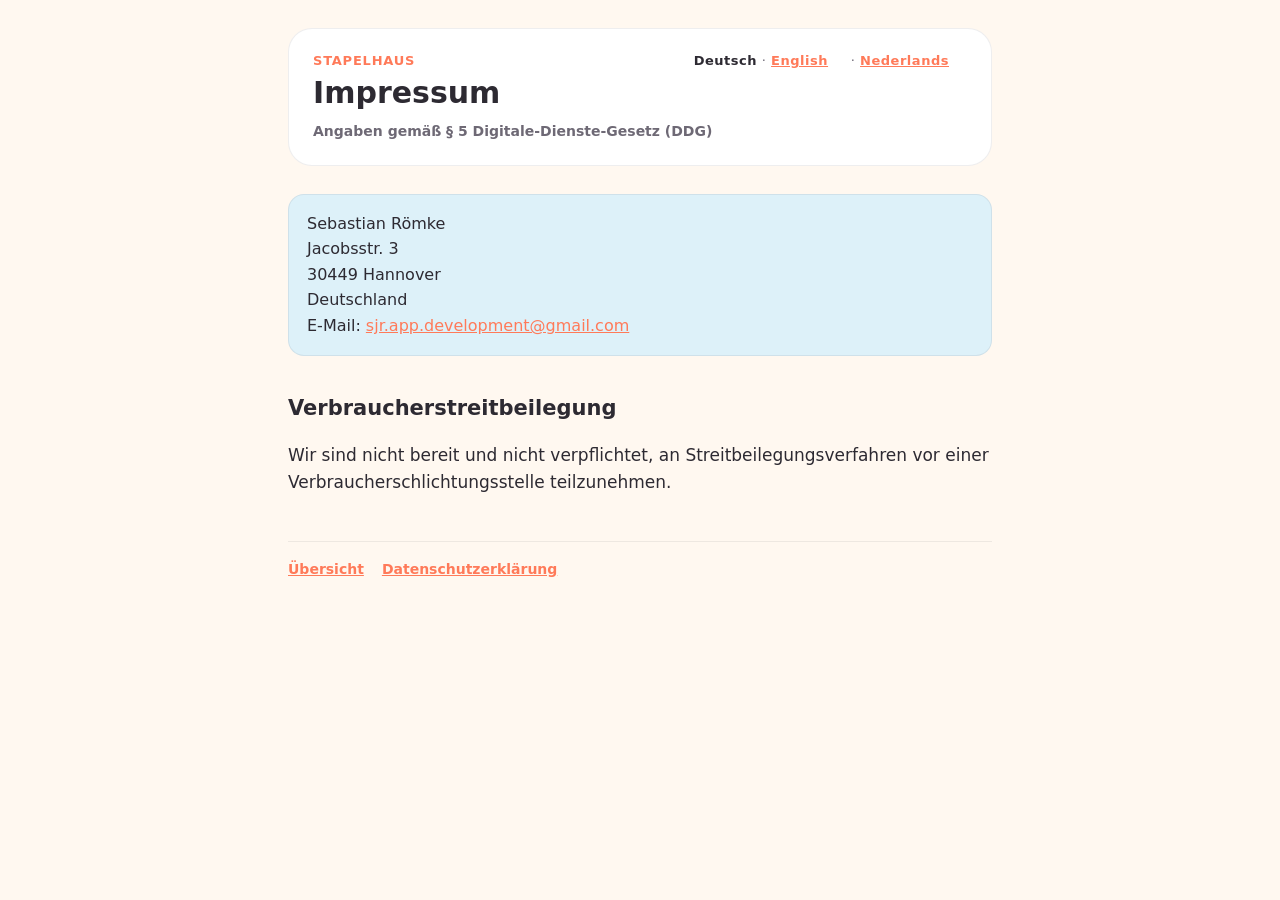
<file: de/impressum.html>
<!DOCTYPE html>
<html lang="de">
<head>
<meta charset="utf-8">
<meta name="viewport" content="width=device-width, initial-scale=1">
<!-- Nicht in Suchergebnisse: Die Seiten muessen erreichbar sein, aber die
     Anschrift muss nicht ueber Suchmaschinen auffindbar sein. Bewusst
     „noindex" statt einer Sperre in robots.txt: Eine Sperre wuerde nur das
     Lesen verhindern, das Indexieren ueber fremde Verweise aber nicht.

     KEINE GEDANKENSTRICHE im Text. Aufbau und Wortlaut wie das Impressum
     von Bürofauna (buerofauna-legal/de/impressum.html). Aenderungen dort
     und hier gleich halten. -->
<meta name="robots" content="noindex, nofollow">
<title>Impressum · Stapelhaus</title>
<link rel="icon" type="image/png" sizes="32x32" href="../favicon-32.png">
<link rel="apple-touch-icon" sizes="180x180" href="../favicon-180.png">
<link rel="stylesheet" href="../stil.css">
</head>
<body>
<main>
<header>
  <nav class="sprachen" aria-label="Sprache"><span aria-current="true">Deutsch</span> · <a href="../en/impressum.html" hreflang="en" lang="en">English</a> · <a href="../nl/impressum.html" hreflang="nl" lang="nl">Nederlands</a></nav>
  <div class="rubrik">Stapelhaus</div>
  <h1>Impressum</h1>
  <p class="stand">Angaben gemäß § 5 Digitale-Dienste-Gesetz (DDG)</p>
</header>

<address>Sebastian Römke
Jacobsstr. 3
30449 Hannover
Deutschland
E-Mail: <a href="mailto:sjr.app.development@gmail.com">sjr.app.development@gmail.com</a></address>

<h2>Verbraucherstreitbeilegung</h2>
<p>Wir sind nicht bereit und nicht verpflichtet, an Streitbeilegungsverfahren vor einer
Verbraucherschlichtungsstelle teilzunehmen.</p>

<footer>
<nav><a href="index.html">Übersicht</a><a href="datenschutz.html">Datenschutzerklärung</a></nav>
</footer>
</main>
</body>
</html>
</file>
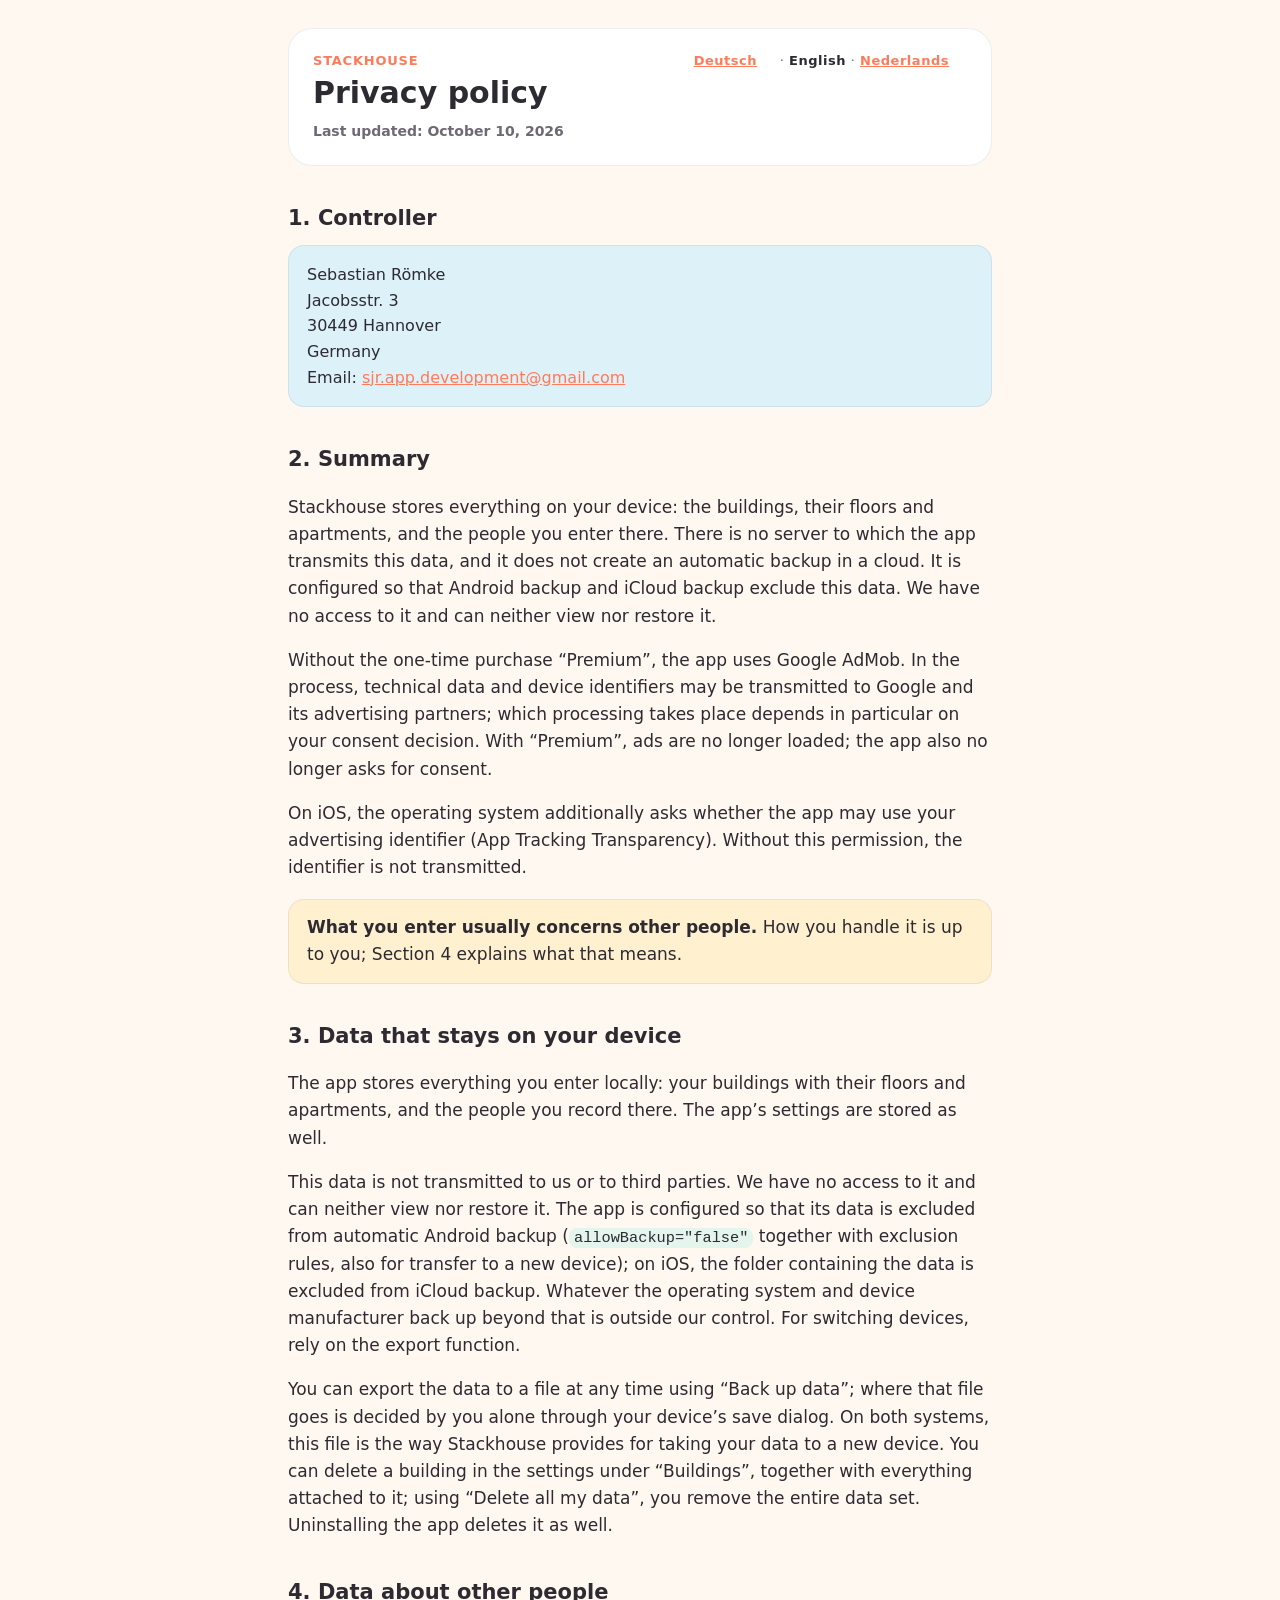
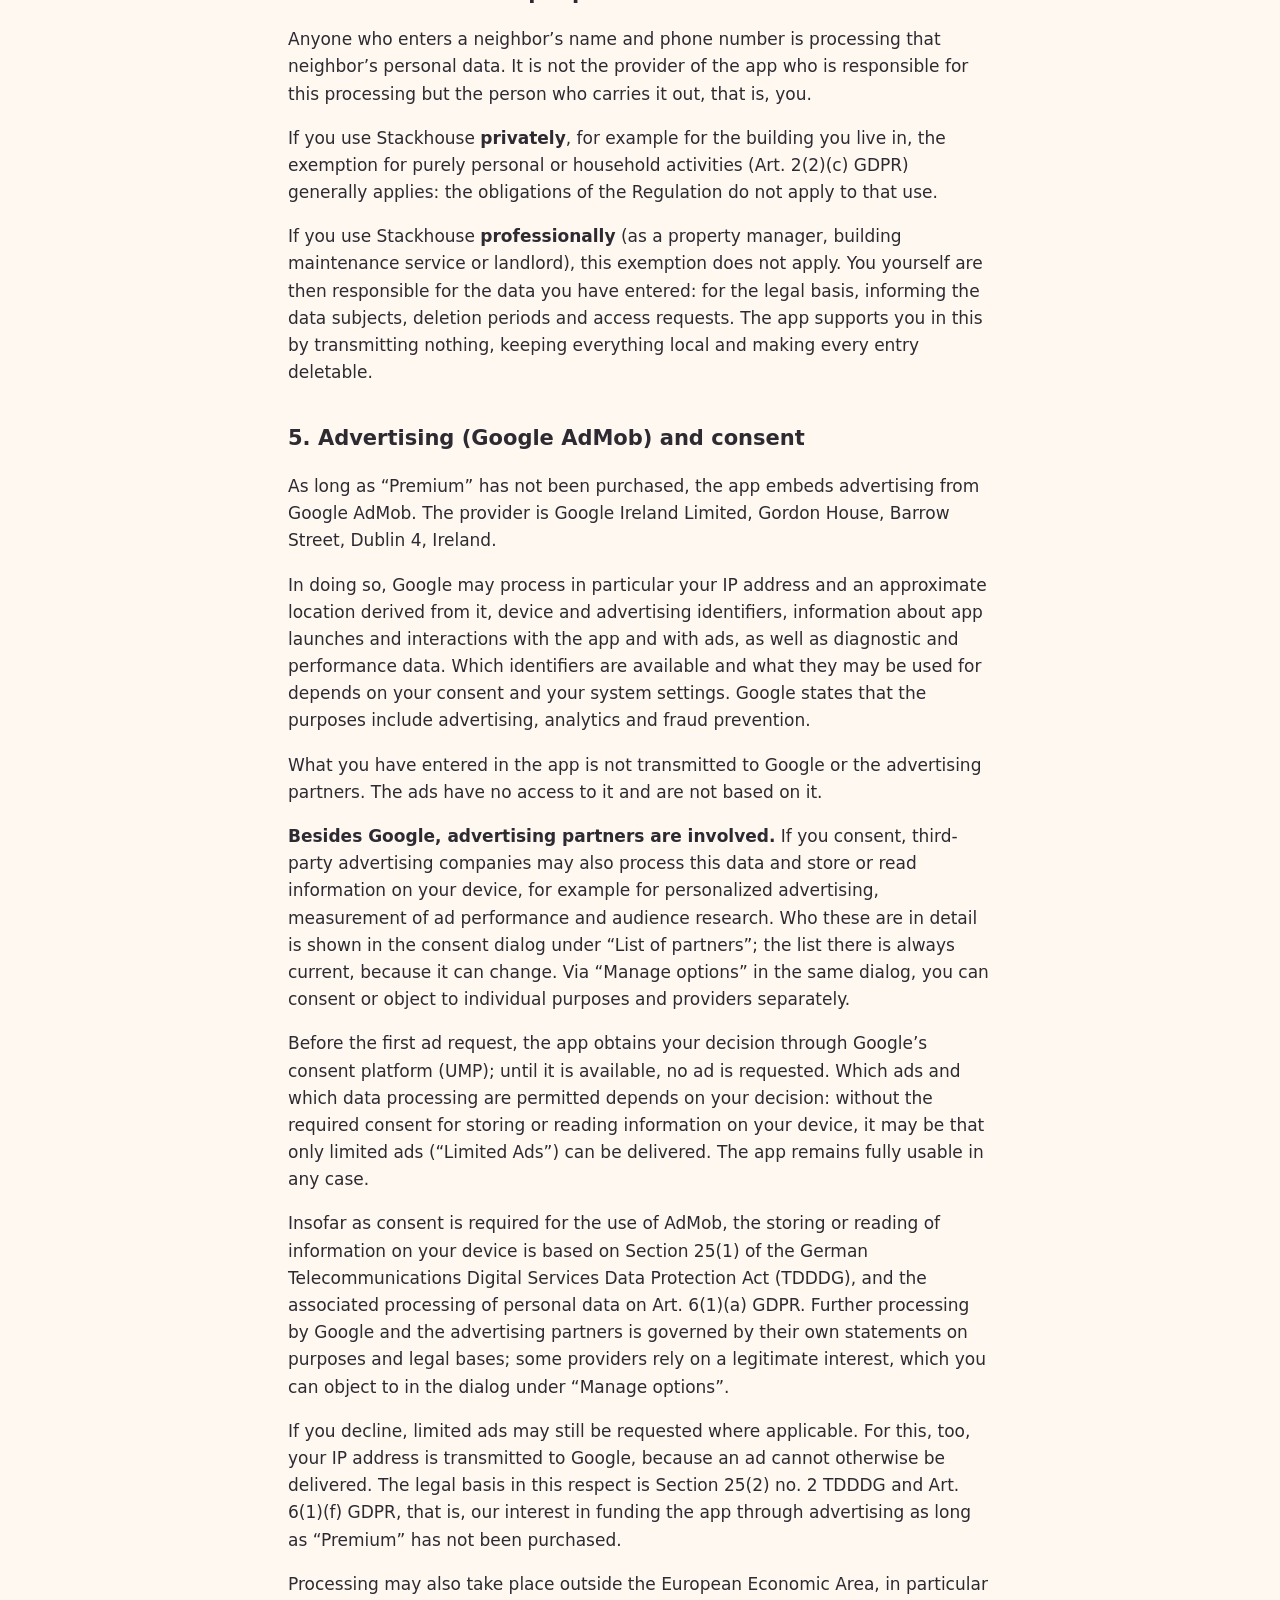
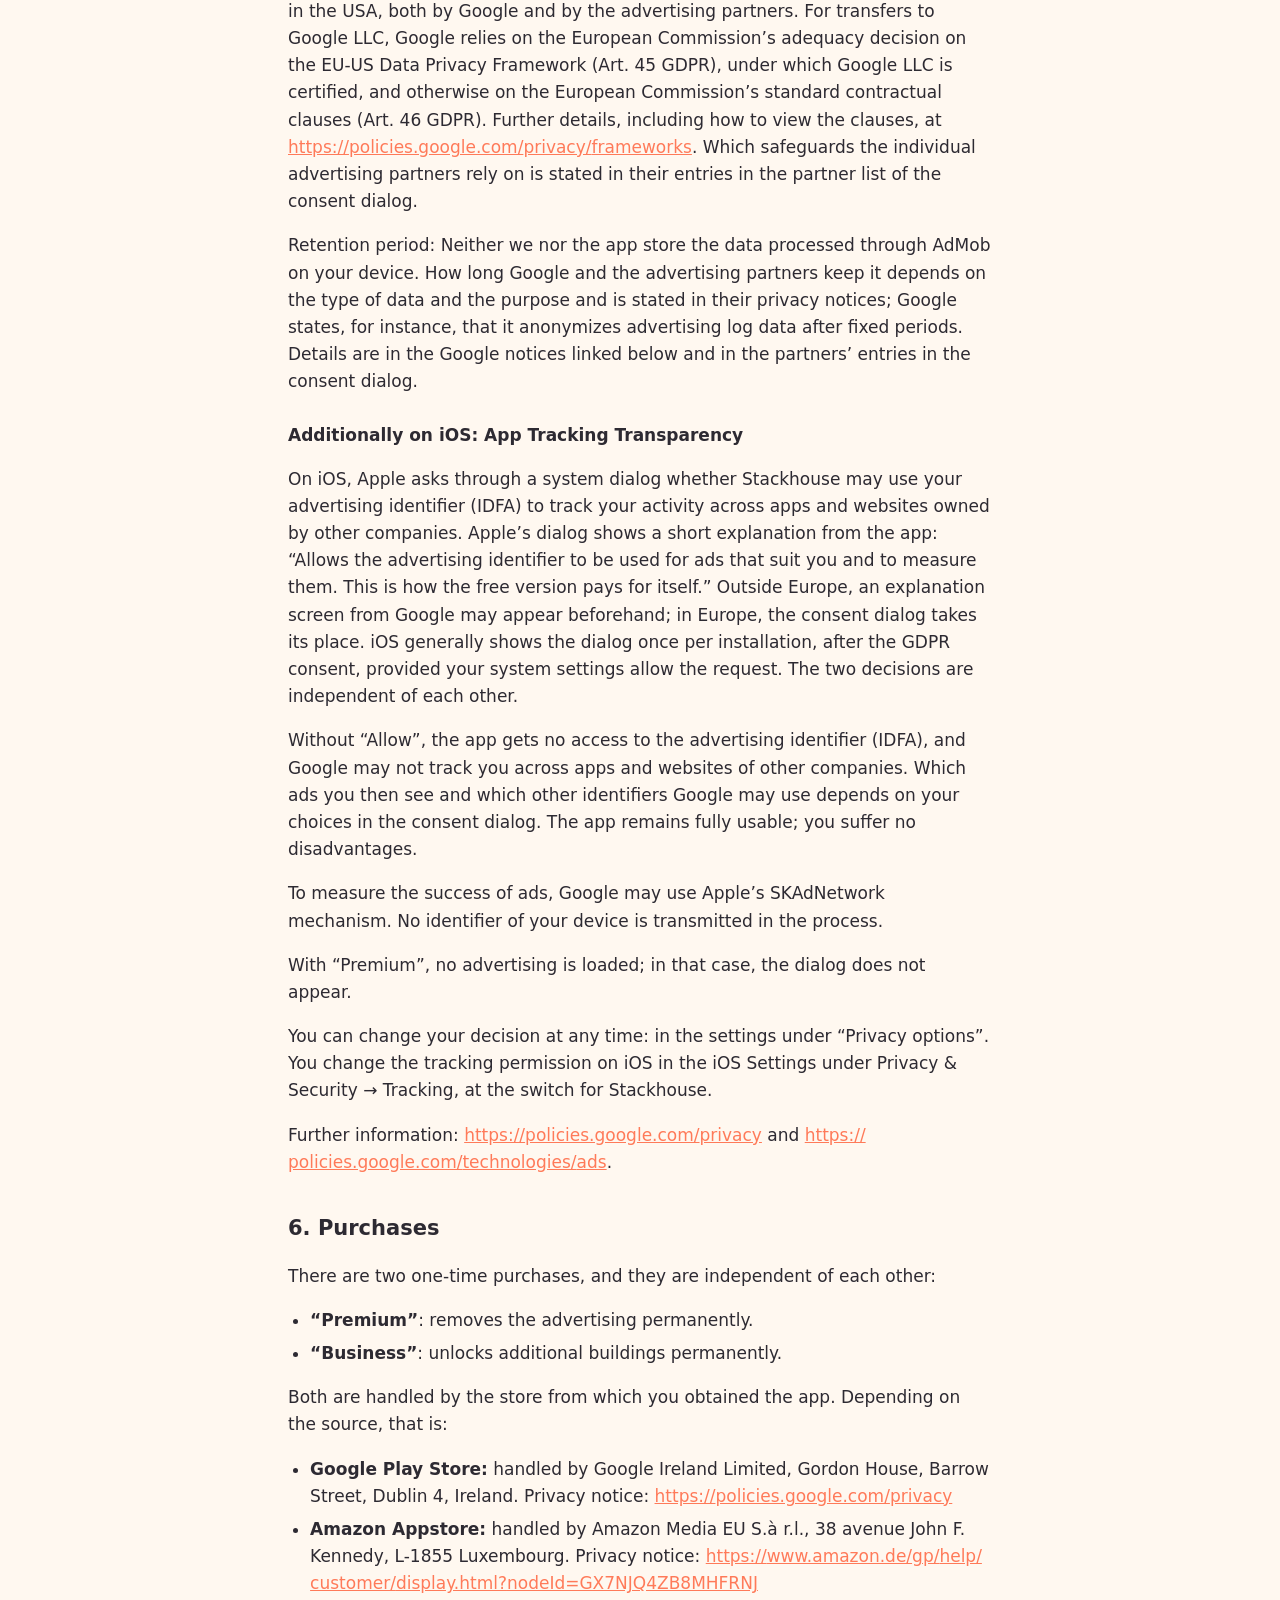
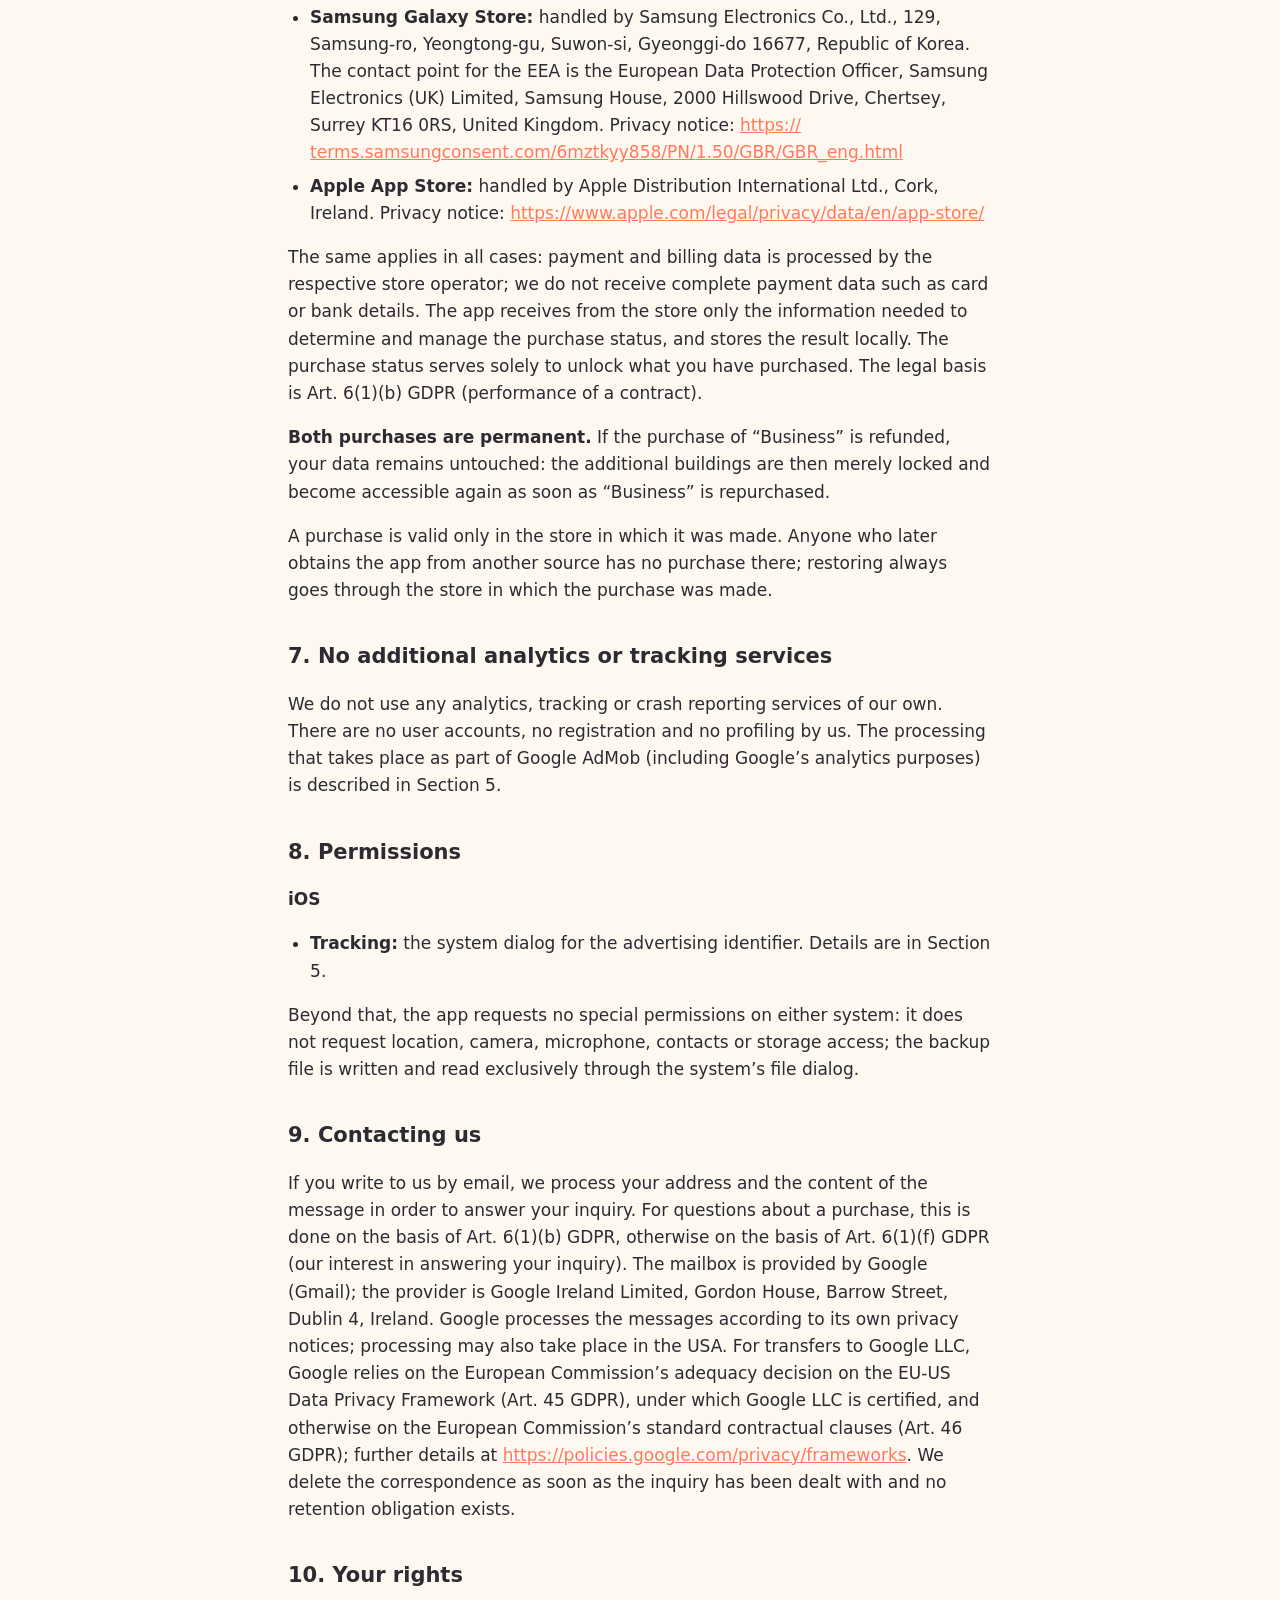
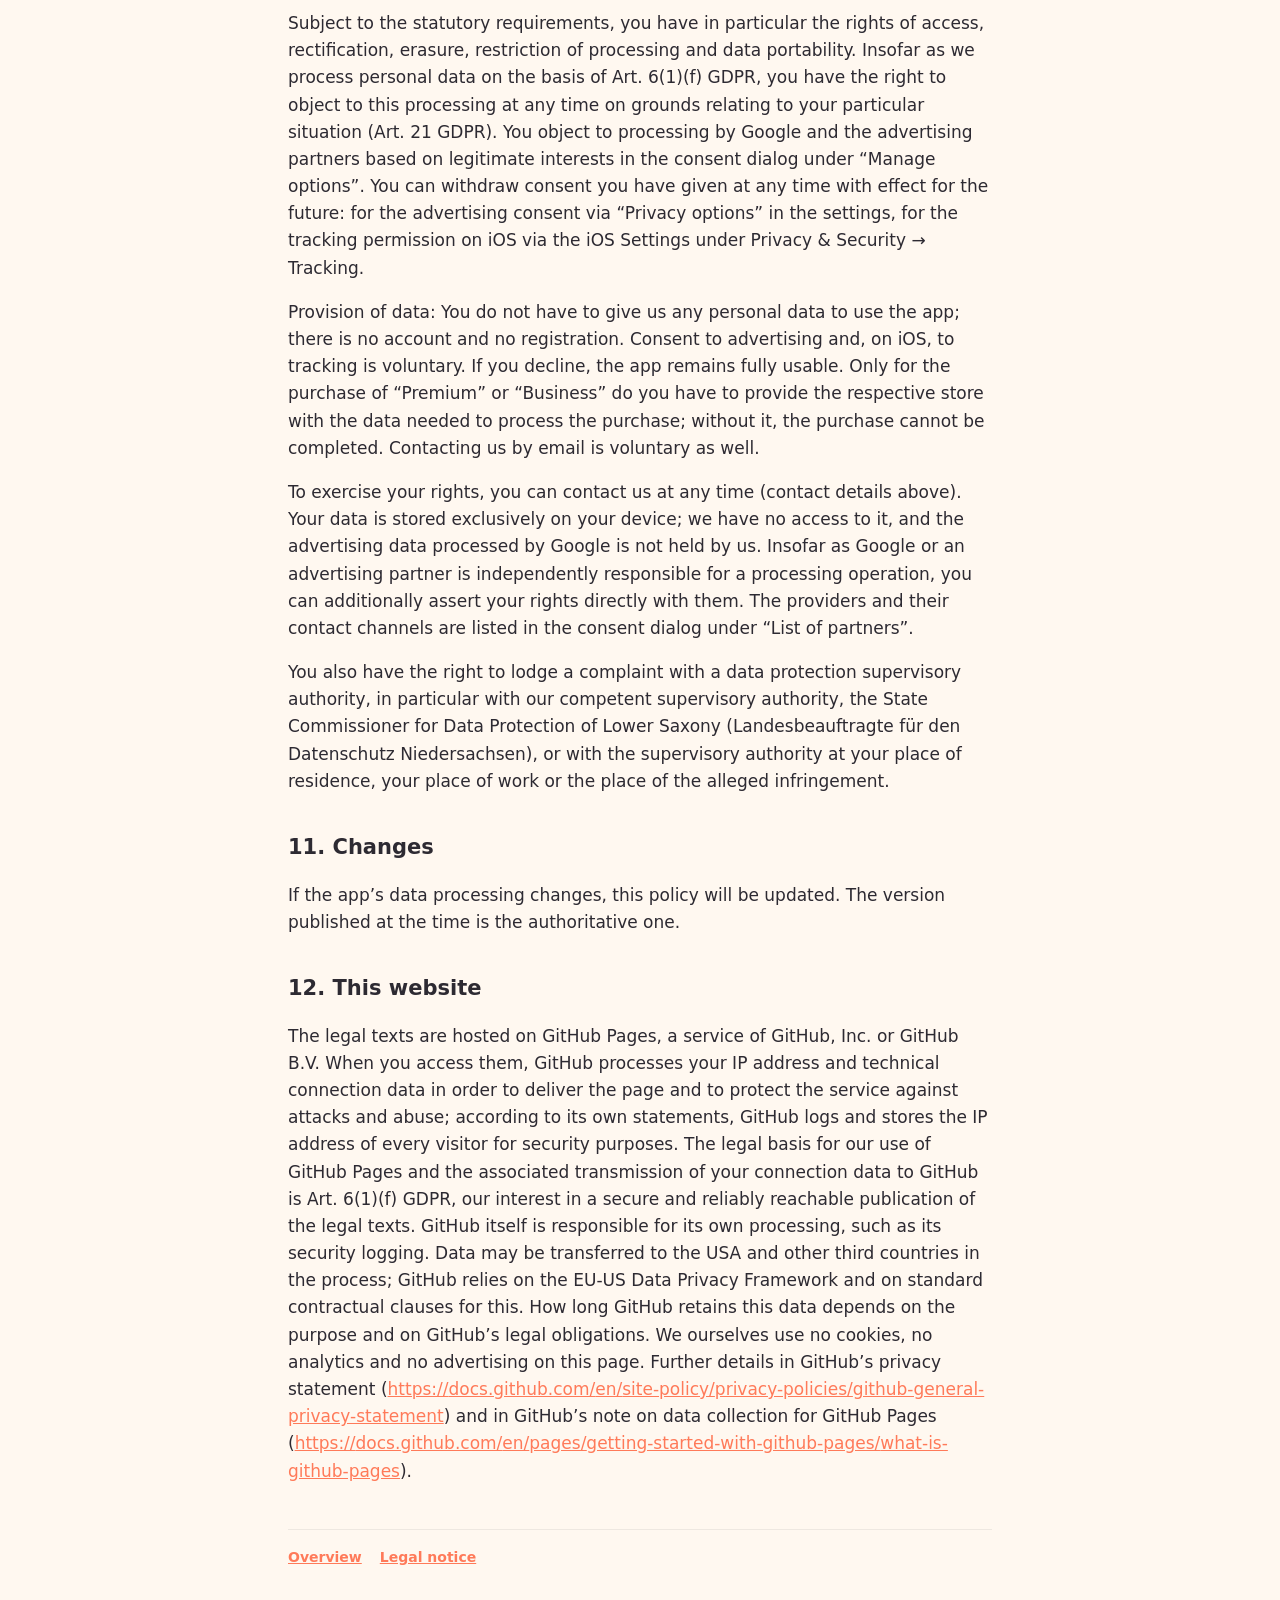
<file: en/datenschutz.html>
<!DOCTYPE html>
<html lang="en">
<head>
<meta charset="utf-8">
<meta name="viewport" content="width=device-width, initial-scale=1">
<!-- Nicht in Suchergebnisse: Die Seiten muessen erreichbar sein, aber die
     Anschrift muss nicht ueber Suchmaschinen auffindbar sein. Bewusst
     „noindex" statt einer Sperre in robots.txt: Eine Sperre wuerde nur das
     Lesen verhindern, das Indexieren ueber fremde Verweise aber nicht.

     KEINE GEDANKENSTRICHE im Text. Englische Fassung der deutschen
     Datenschutzerklaerung (Stand 10.10.2026); Aenderungen zuerst dort, dann
     hier nachziehen. Wortlaut wie die englische Datenschutzerklaerung von
     Buerofauna (buerofauna-legal/en/datenschutz.html), wo der deutsche Satz
     gleich ist. Abschnitte 9 und 12 tragen den Stand nach der Angleichung
     an Buerofauna vom 2026-10-10. Quelle ist legal/privacy_en.md im
     App-Repo. Der Produktname heisst auf Englisch „Stackhouse". -->
<meta name="robots" content="noindex, nofollow">
<title>Privacy policy · Stackhouse</title>
<link rel="icon" type="image/png" sizes="32x32" href="../favicon-32.png">
<link rel="apple-touch-icon" sizes="180x180" href="../favicon-180.png">
<link rel="stylesheet" href="../stil.css">
</head>
<body>
<main>
<header>
  <nav class="sprachen" aria-label="Language"><a href="../de/datenschutz.html" hreflang="de" lang="de">Deutsch</a> · <span aria-current="true" lang="en">English</span> · <a href="../nl/datenschutz.html" hreflang="nl" lang="nl">Nederlands</a></nav>
  <div class="rubrik">Stackhouse</div>
  <h1>Privacy policy</h1>
  <p class="stand">Last updated: October 10, 2026</p>
</header>

<h2>1. Controller</h2>
<address>Sebastian Römke
Jacobsstr. 3
30449 Hannover
Germany
Email: <a href="mailto:sjr.app.development@gmail.com">sjr.app.development@gmail.com</a></address>

<h2>2. Summary</h2>
<p>Stackhouse stores everything on your device: the buildings, their floors and apartments,
and the people you enter there. There is no server to which the app transmits this data,
and it does not create an automatic backup in a cloud. It is configured so that Android
backup and iCloud backup exclude this data. We have no access to it and can neither view
nor restore it.</p>

<p>Without the one-time purchase “Premium”, the app uses Google AdMob. In the process,
technical data and device identifiers may be transmitted to Google and its advertising
partners; which processing takes place depends in particular on your consent decision.
With “Premium”, ads are no longer loaded; the app also no longer asks for consent.</p>

<p>On iOS, the operating system additionally asks whether the app may use your advertising
identifier (App Tracking Transparency). Without this permission, the identifier is not
transmitted.</p>

<p class="merksatz"><strong>What you enter usually concerns other people.</strong> How you handle it is up to you;
Section 4 explains what that means.</p>

<h2>3. Data that stays on your device</h2>
<p>The app stores everything you enter locally: your buildings with their floors and
apartments, and the people you record there. The app’s settings are stored as well.</p>

<p>This data is not transmitted to us or to third parties. We have no access to it and can
neither view nor restore it. The app is configured so that its data is excluded from
automatic Android backup (<code>allowBackup="false"</code> together with exclusion rules, also for
transfer to a new device); on iOS, the folder containing the data is excluded from
iCloud backup. Whatever the operating system and device manufacturer back up beyond that
is outside our control. For switching devices, rely on the export function.</p>

<p>You can export the data to a file at any time using “Back up data”; where that file goes
is decided by you alone through your device’s save dialog. On both systems, this file is
the way Stackhouse provides for taking your data to a new device. You can delete a
building in the settings under “Buildings”, together with everything attached to it;
using “Delete all my data”, you remove the entire data set. Uninstalling the app deletes
it as well.</p>

<h2>4. Data about other people</h2>
<p>Anyone who enters a neighbor’s name and phone number is processing that neighbor’s
personal data. It is not the provider of the app who is responsible for this processing
but the person who carries it out, that is, you.</p>

<p>If you use Stackhouse <strong>privately</strong>, for example for the building you live in, the
exemption for purely personal or household activities (Art. 2(2)(c) GDPR) generally
applies: the obligations of the Regulation do not apply to that use.</p>

<p>If you use Stackhouse <strong>professionally</strong> (as a property manager, building maintenance
service or landlord), this exemption does not apply. You yourself are then responsible
for the data you have entered: for the legal basis, informing the data subjects,
deletion periods and access requests. The app supports you in this by transmitting
nothing, keeping everything local and making every entry deletable.</p>

<h2>5. Advertising (Google AdMob) and consent</h2>
<p>As long as “Premium” has not been purchased, the app embeds advertising from Google
AdMob. The provider is Google Ireland Limited, Gordon House, Barrow Street, Dublin 4,
Ireland.</p>

<p>In doing so, Google may process in particular your IP address and an approximate
location derived from it, device and advertising identifiers, information about app
launches and interactions with the app and with ads, as well as diagnostic and
performance data. Which identifiers are available and what they may be used for depends
on your consent and your system settings. Google states that the purposes include
advertising, analytics and fraud prevention.</p>

<p>What you have entered in the app is not transmitted to Google or the advertising
partners. The ads have no access to it and are not based on it.</p>

<p><strong>Besides Google, advertising partners are involved.</strong> If you consent, third-party
advertising companies may also process this data and store or read information on your
device, for example for personalized advertising, measurement of ad performance and
audience research. Who these are in detail is shown in the consent dialog under “List of
partners”; the list there is always current, because it can change. Via “Manage options”
in the same dialog, you can consent or object to individual purposes and providers
separately.</p>

<p>Before the first ad request, the app obtains your decision through Google’s consent
platform (UMP); until it is available, no ad is requested. Which ads and which data
processing are permitted depends on your decision: without the required consent for
storing or reading information on your device, it may be that only limited ads (“Limited
Ads”) can be delivered. The app remains fully usable in any case.</p>

<p>Insofar as consent is required for the use of AdMob, the storing or reading of
information on your device is based on Section 25(1) of the German Telecommunications
Digital Services Data Protection Act (TDDDG), and the associated processing of personal
data on Art. 6(1)(a) GDPR. Further processing by Google and the advertising partners is
governed by their own statements on purposes and legal bases; some providers rely on a
legitimate interest, which you can object to in the dialog under “Manage options”.</p>

<p>If you decline, limited ads may still be requested where applicable. For this, too, your
IP address is transmitted to Google, because an ad cannot otherwise be delivered. The
legal basis in this respect is Section 25(2) no. 2 TDDDG and Art. 6(1)(f) GDPR, that is,
our interest in funding the app through advertising as long as “Premium” has not been
purchased.</p>

<p>Processing may also take place outside the European Economic Area, in particular in the
USA, both by Google and by the advertising partners. For transfers to Google LLC, Google
relies on the European Commission’s adequacy decision on the EU-US Data Privacy
Framework (Art. 45 GDPR), under which Google LLC is certified, and otherwise on the
European Commission’s standard contractual clauses (Art. 46 GDPR). Further details,
including how to view the clauses, at <a href="https://policies.google.com/privacy/frameworks">https://<wbr>policies.google.com/<wbr>privacy/<wbr>frameworks</a>.
Which safeguards the individual advertising partners rely on is stated in their entries
in the partner list of the consent dialog.</p>

<p>Retention period: Neither we nor the app store the data processed through AdMob on your
device. How long Google and the advertising partners keep it depends on the type of data
and the purpose and is stated in their privacy notices; Google states, for instance,
that it anonymizes advertising log data after fixed periods. Details are in the Google
notices linked below and in the partners’ entries in the consent dialog.</p>

<h3>Additionally on iOS: App Tracking Transparency</h3>
<p>On iOS, Apple asks through a system dialog whether Stackhouse may use your advertising
identifier (IDFA) to track your activity across apps and websites owned by other
companies. Apple’s dialog shows a short explanation from the app: “Allows the
advertising identifier to be used for ads that suit you and to measure them. This is how
the free version pays for itself.” Outside Europe, an explanation screen from Google may
appear beforehand; in Europe, the consent dialog takes its place. iOS generally shows
the dialog once per installation, after the GDPR consent, provided your system settings
allow the request. The two decisions are independent of each other.</p>

<p>Without “Allow”, the app gets no access to the advertising identifier (IDFA), and Google
may not track you across apps and websites of other companies. Which ads you then see
and which other identifiers Google may use depends on your choices in the consent
dialog. The app remains fully usable; you suffer no disadvantages.</p>

<p>To measure the success of ads, Google may use Apple’s SKAdNetwork mechanism. No
identifier of your device is transmitted in the process.</p>

<p>With “Premium”, no advertising is loaded; in that case, the dialog does not appear.</p>

<p>You can change your decision at any time: in the settings under “Privacy options”. You
change the tracking permission on iOS in the iOS Settings under Privacy &amp; Security →
Tracking, at the switch for Stackhouse.</p>

<p>Further information: <a href="https://policies.google.com/privacy">https://<wbr>policies.google.com/<wbr>privacy</a> and
<a href="https://policies.google.com/technologies/ads">https://<wbr>policies.google.com/<wbr>technologies/<wbr>ads</a>.</p>

<h2>6. Purchases</h2>
<p>There are two one-time purchases, and they are independent of each other:</p>

<ul>
<li><strong>“Premium”</strong>: removes the advertising permanently.</li>
<li><strong>“Business”</strong>: unlocks additional buildings permanently.</li>
</ul>

<p>Both are handled by the store from which you obtained the app. Depending on the source,
that is:</p>

<ul>
<li><strong>Google Play Store:</strong> handled by Google Ireland Limited, Gordon House, Barrow Street,
Dublin 4, Ireland. Privacy notice: <a href="https://policies.google.com/privacy">https://<wbr>policies.google.com/<wbr>privacy</a></li>
<li><strong>Amazon Appstore:</strong> handled by Amazon Media EU S.à r.l., 38 avenue John F. Kennedy,
L-1855 Luxembourg. Privacy notice:
<a href="https://www.amazon.de/gp/help/customer/display.html?nodeId=GX7NJQ4ZB8MHFRNJ">https://<wbr>www.amazon.de/<wbr>gp/<wbr>help/<wbr>customer/<wbr>display.html?<wbr>nodeId=GX7NJQ4ZB8MHFRNJ</a></li>
<li><strong>Samsung Galaxy Store:</strong> handled by Samsung Electronics Co., Ltd., 129, Samsung-ro,
Yeongtong-gu, Suwon-si, Gyeonggi-do 16677, Republic of Korea. The contact point for
the EEA is the European Data Protection Officer, Samsung Electronics (UK) Limited,
Samsung House, 2000 Hillswood Drive, Chertsey, Surrey KT16 0RS, United Kingdom.
Privacy notice: <a href="https://terms.samsungconsent.com/6mztkyy858/PN/1.50/GBR/GBR_eng.html">https://<wbr>terms.samsungconsent.com/<wbr>6mztkyy858/<wbr>PN/<wbr>1.50/<wbr>GBR/<wbr>GBR_eng.html</a></li>
<li><strong>Apple App Store:</strong> handled by Apple Distribution International Ltd., Cork, Ireland.
Privacy notice: <a href="https://www.apple.com/legal/privacy/data/en/app-store/">https://<wbr>www.apple.com/<wbr>legal/<wbr>privacy/<wbr>data/<wbr>en/<wbr>app-store/</a></li>
</ul>

<p>The same applies in all cases: payment and billing data is processed by the respective
store operator; we do not receive complete payment data such as card or bank details.
The app receives from the store only the information needed to determine and manage the
purchase status, and stores the result locally. The purchase status serves solely to
unlock what you have purchased. The legal basis is Art. 6(1)(b) GDPR (performance of a
contract).</p>

<p><strong>Both purchases are permanent.</strong> If the purchase of “Business” is refunded, your data
remains untouched: the additional buildings are then merely locked and become accessible
again as soon as “Business” is repurchased.</p>

<p>A purchase is valid only in the store in which it was made. Anyone who later obtains the
app from another source has no purchase there; restoring always goes through the store
in which the purchase was made.</p>

<h2>7. No additional analytics or tracking services</h2>
<p>We do not use any analytics, tracking or crash reporting services of our own. There are
no user accounts, no registration and no profiling by us. The processing that takes
place as part of Google AdMob (including Google’s analytics purposes) is described in
Section 5.</p>

<h2>8. Permissions</h2>
<p><strong>iOS</strong></p>

<ul>
<li><strong>Tracking:</strong> the system dialog for the advertising identifier. Details are in Section
5.</li>
</ul>

<p>Beyond that, the app requests no special permissions on either system: it does not
request location, camera, microphone, contacts or storage access; the backup file is
written and read exclusively through the system’s file dialog.</p>

<h2>9. Contacting us</h2>
<p>If you write to us by email, we process your address and the content of the
message in order to answer your inquiry. For questions about a purchase, this
is done on the basis of Art. 6(1)(b) GDPR, otherwise on the basis of
Art. 6(1)(f) GDPR (our interest in answering your inquiry). The mailbox is
provided by Google (Gmail); the provider is Google Ireland Limited, Gordon
House, Barrow Street, Dublin 4, Ireland. Google processes the messages
according to its own privacy notices; processing may also take place in the
USA. For transfers to Google LLC, Google relies on the European Commission’s
adequacy decision on the EU-US Data Privacy Framework (Art. 45 GDPR), under
which Google LLC is certified, and otherwise on the European Commission’s
standard contractual clauses (Art. 46 GDPR); further details at
<a href="https://policies.google.com/privacy/frameworks">https://<wbr>policies.google.com/<wbr>privacy/<wbr>frameworks</a>. We delete the
correspondence as soon as the inquiry has been dealt with and no retention
obligation exists.</p>

<h2>10. Your rights</h2>
<p>Subject to the statutory requirements, you have in particular the rights of access,
rectification, erasure, restriction of processing and data portability. Insofar as we
process personal data on the basis of Art. 6(1)(f) GDPR, you have the right to object to
this processing at any time on grounds relating to your particular situation (Art. 21
GDPR). You object to processing by Google and the advertising partners based on
legitimate interests in the consent dialog under “Manage options”. You can withdraw
consent you have given at any time with effect for the future: for the advertising
consent via “Privacy options” in the settings, for the tracking permission on iOS via
the iOS Settings under Privacy &amp; Security → Tracking.</p>

<p>Provision of data: You do not have to give us any personal data to use the app; there is
no account and no registration. Consent to advertising and, on iOS, to tracking is
voluntary. If you decline, the app remains fully usable. Only for the purchase of
“Premium” or “Business” do you have to provide the respective store with the data needed
to process the purchase; without it, the purchase cannot be completed. Contacting us by
email is voluntary as well.</p>

<p>To exercise your rights, you can contact us at any time (contact details above). Your
data is stored exclusively on your device; we have no access to it, and the advertising
data processed by Google is not held by us. Insofar as Google or an advertising partner
is independently responsible for a processing operation, you can additionally assert
your rights directly with them. The providers and their contact channels are listed in
the consent dialog under “List of partners”.</p>

<p>You also have the right to lodge a complaint with a data protection supervisory
authority, in particular with our competent supervisory authority, the State
Commissioner for Data Protection of Lower Saxony (Landesbeauftragte für den Datenschutz
Niedersachsen), or with the supervisory authority at your place of residence, your place
of work or the place of the alleged infringement.</p>

<h2>11. Changes</h2>
<p>If the app’s data processing changes, this policy will be updated. The version published
at the time is the authoritative one.</p>

<h2>12. This website</h2>
<p>The legal texts are hosted on GitHub Pages, a service of GitHub, Inc. or
GitHub B.V. When you access them, GitHub processes your IP address and
technical connection data in order to deliver the page and to protect the
service against attacks and abuse; according to its own statements, GitHub
logs and stores the IP address of every visitor for security purposes. The
legal basis for our use of GitHub Pages and the associated transmission of
your connection data to GitHub is Art. 6(1)(f) GDPR, our interest in a secure
and reliably reachable publication of the legal texts. GitHub itself is
responsible for its own processing, such as its security logging. Data may be
transferred to the USA and other third countries in the process; GitHub
relies on the EU-US Data Privacy Framework and on standard contractual clauses
for this. How long GitHub retains this data depends on the purpose and on
GitHub’s legal obligations. We ourselves use no cookies, no analytics and no
advertising on this page. Further details in GitHub’s privacy statement
(<a href="https://docs.github.com/en/site-policy/privacy-policies/github-general-privacy-statement">https://<wbr>docs.github.com/<wbr>en/<wbr>site-policy/<wbr>privacy-policies/<wbr>github-general-privacy-statement</a>)
and in GitHub’s note on data collection for GitHub Pages
(<a href="https://docs.github.com/en/pages/getting-started-with-github-pages/what-is-github-pages">https://<wbr>docs.github.com/<wbr>en/<wbr>pages/<wbr>getting-started-with-github-pages/<wbr>what-is-github-pages</a>).</p>

<footer>
<nav><a href="index.html">Overview</a><a href="impressum.html">Legal notice</a></nav>
</footer>
</main>
</body>
</html>
</file>
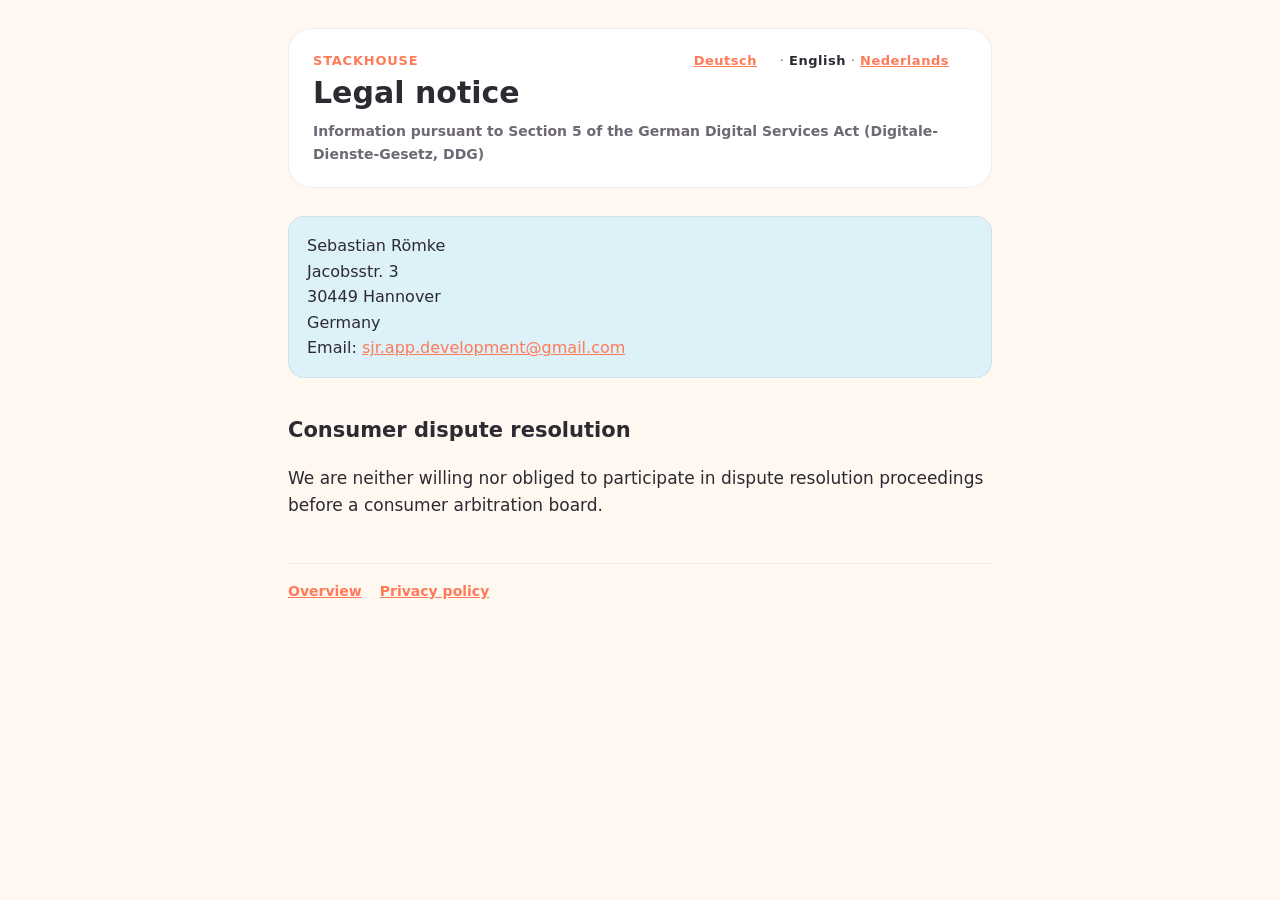
<file: en/impressum.html>
<!DOCTYPE html>
<html lang="en">
<head>
<meta charset="utf-8">
<meta name="viewport" content="width=device-width, initial-scale=1">
<!-- Nicht in Suchergebnisse: Die Seiten muessen erreichbar sein, aber die
     Anschrift muss nicht ueber Suchmaschinen auffindbar sein. Bewusst
     „noindex" statt einer Sperre in robots.txt: Eine Sperre wuerde nur das
     Lesen verhindern, das Indexieren ueber fremde Verweise aber nicht.

     KEINE GEDANKENSTRICHE im Text. Englische Fassung des deutschen
     Impressums; Aenderungen zuerst dort, dann hier nachziehen. Wortlaut wie
     das englische Impressum von Bürofauna (buerofauna-legal/en/impressum.html).
     Der Produktname heisst auf Englisch „Stackhouse". -->
<meta name="robots" content="noindex, nofollow">
<title>Legal notice · Stackhouse</title>
<link rel="icon" type="image/png" sizes="32x32" href="../favicon-32.png">
<link rel="apple-touch-icon" sizes="180x180" href="../favicon-180.png">
<link rel="stylesheet" href="../stil.css">
</head>
<body>
<main>
<header>
  <nav class="sprachen" aria-label="Language"><a href="../de/impressum.html" hreflang="de" lang="de">Deutsch</a> · <span aria-current="true" lang="en">English</span> · <a href="../nl/impressum.html" hreflang="nl" lang="nl">Nederlands</a></nav>
  <div class="rubrik">Stackhouse</div>
  <h1>Legal notice</h1>
  <p class="stand">Information pursuant to Section 5 of the German Digital Services Act (Digitale-Dienste-Gesetz, DDG)</p>
</header>

<address>Sebastian Römke
Jacobsstr. 3
30449 Hannover
Germany
Email: <a href="mailto:sjr.app.development@gmail.com">sjr.app.development@gmail.com</a></address>

<h2>Consumer dispute resolution</h2>
<p>We are neither willing nor obliged to participate in dispute resolution proceedings
before a consumer arbitration board.</p>

<footer>
<nav><a href="index.html">Overview</a><a href="datenschutz.html">Privacy policy</a></nav>
</footer>
</main>
</body>
</html>
</file>
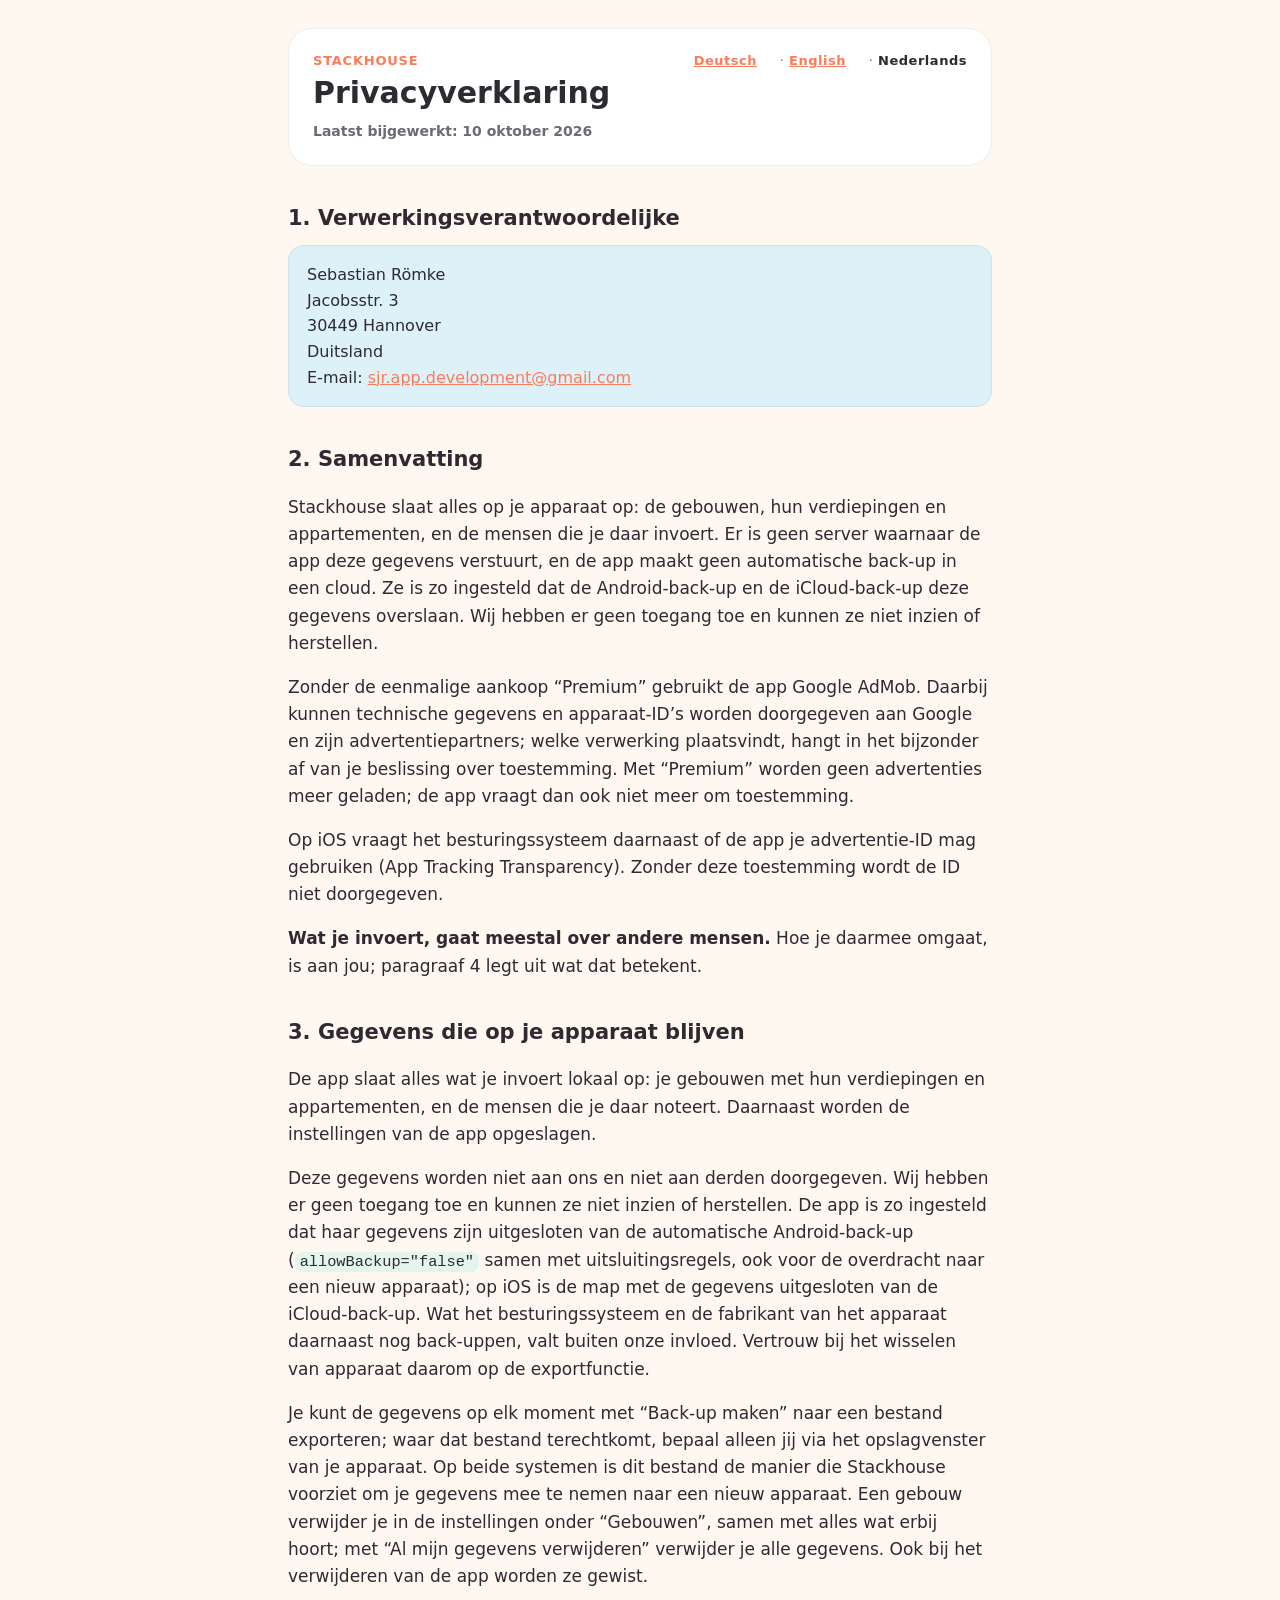
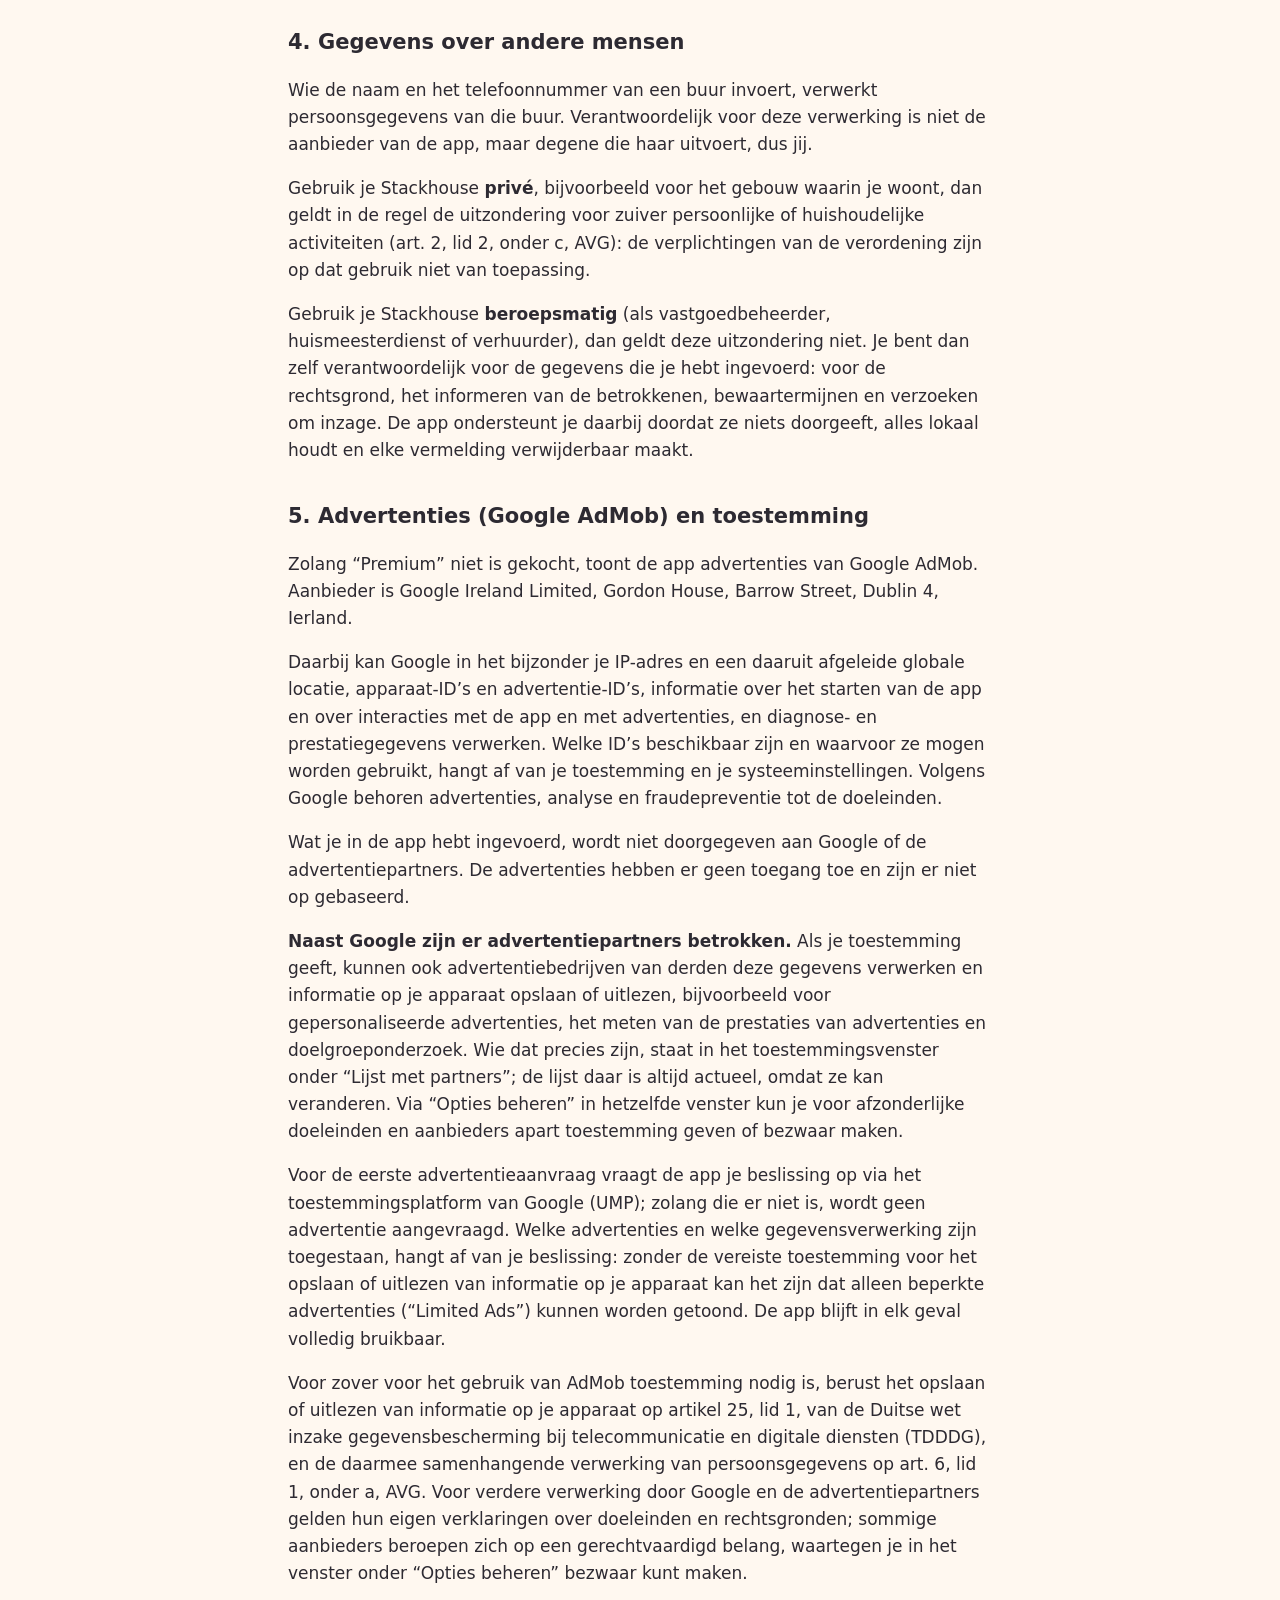
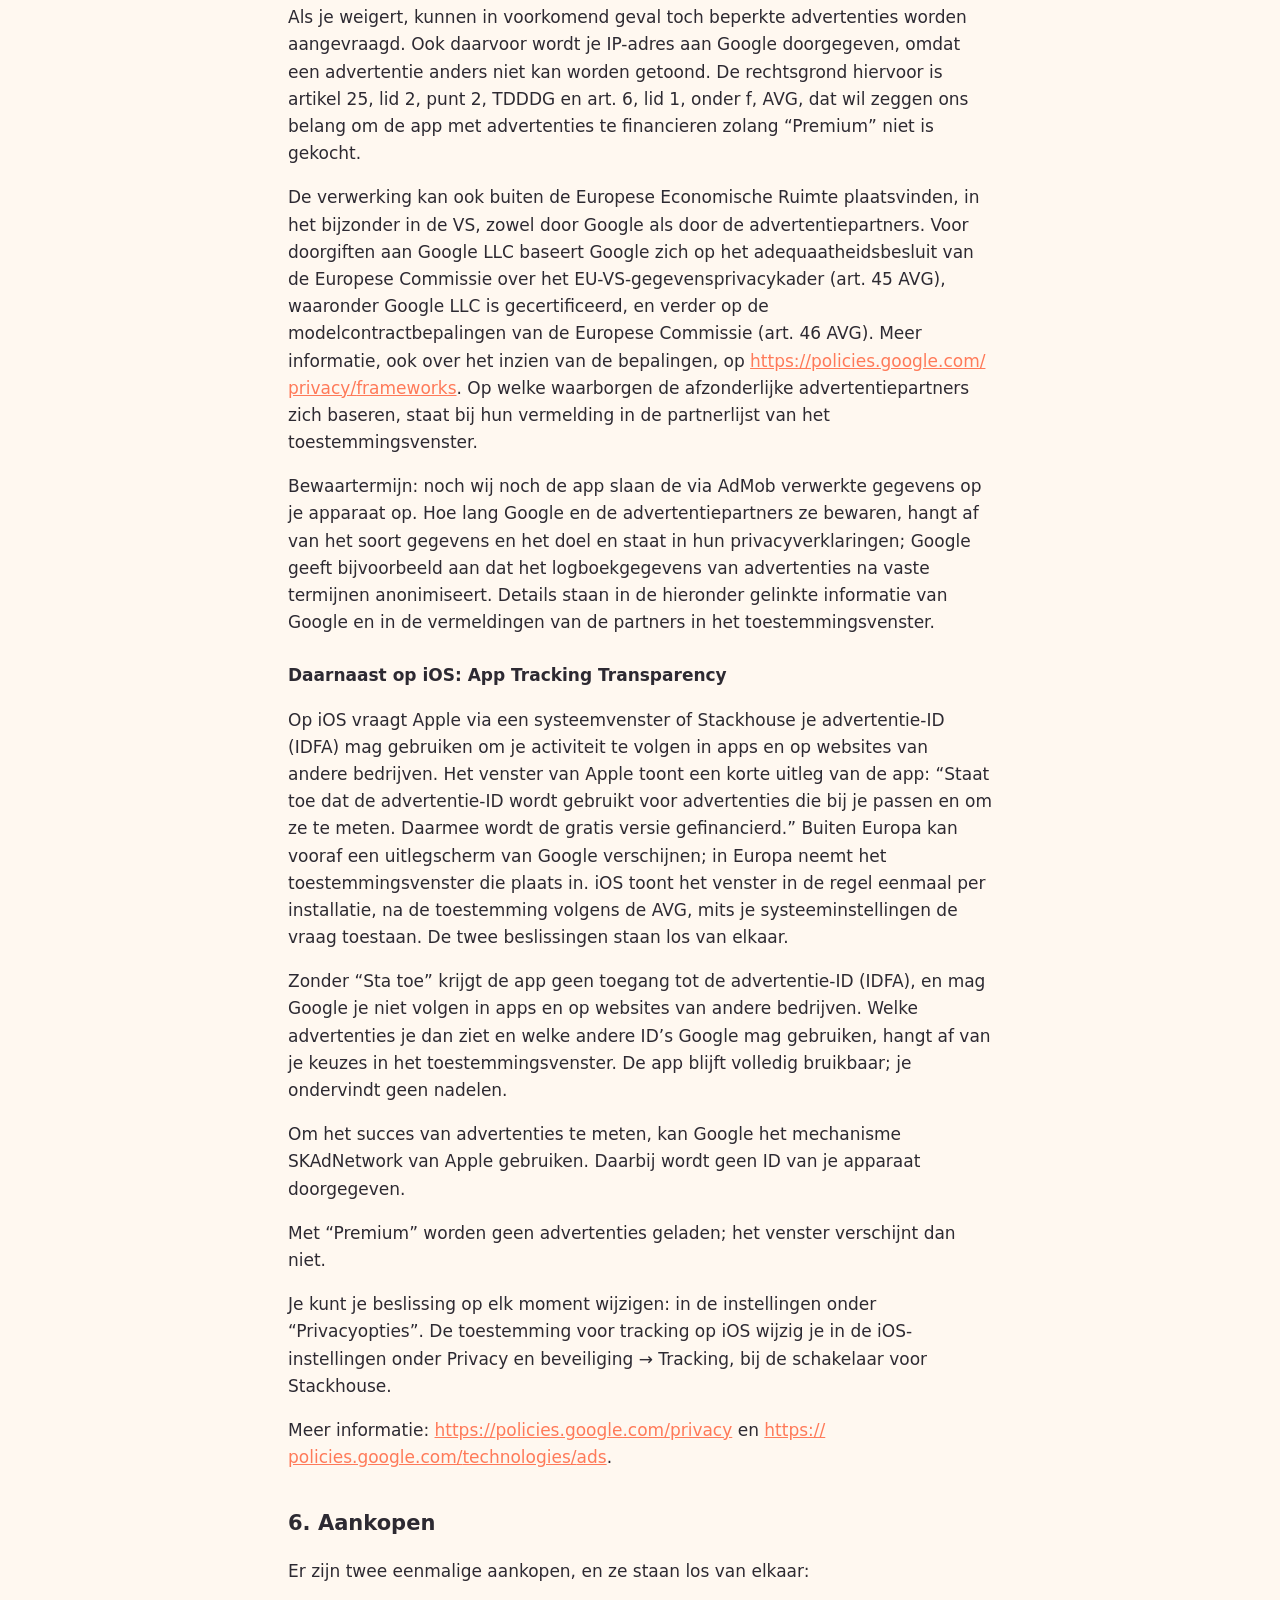
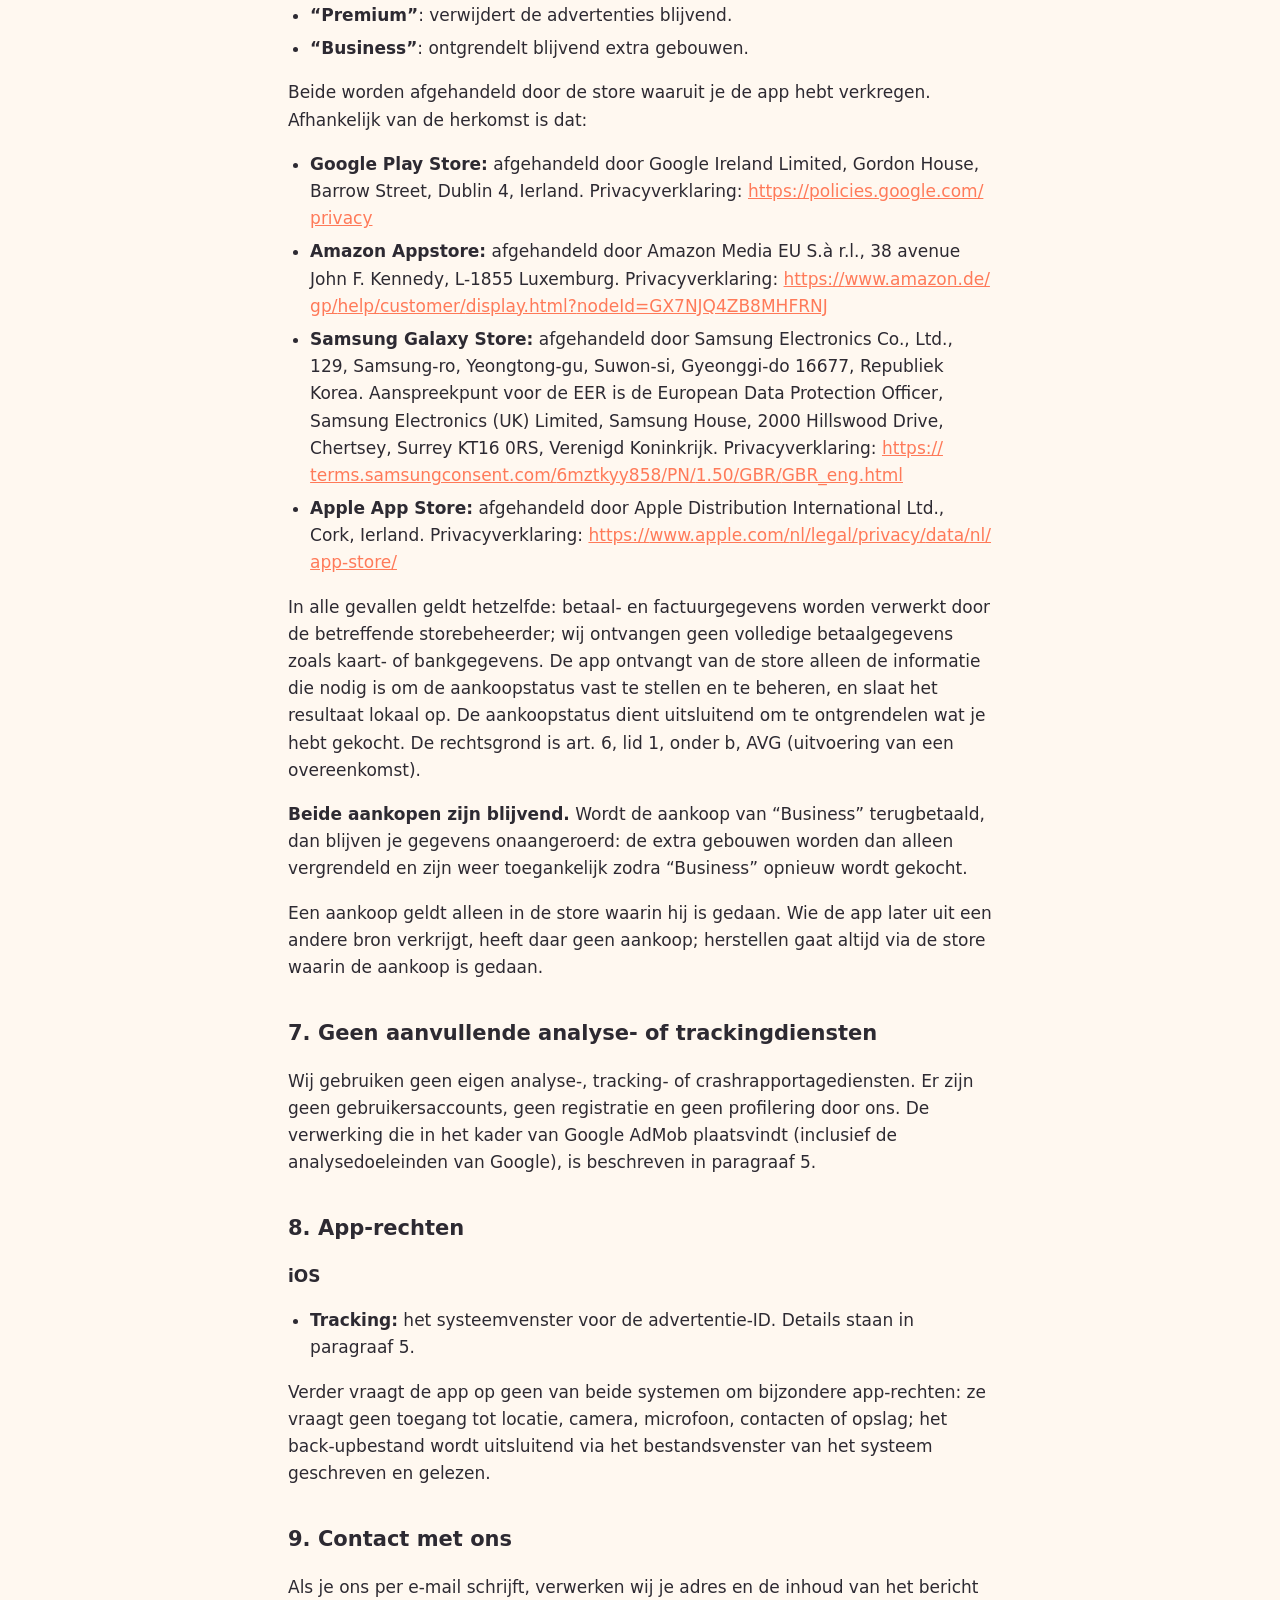
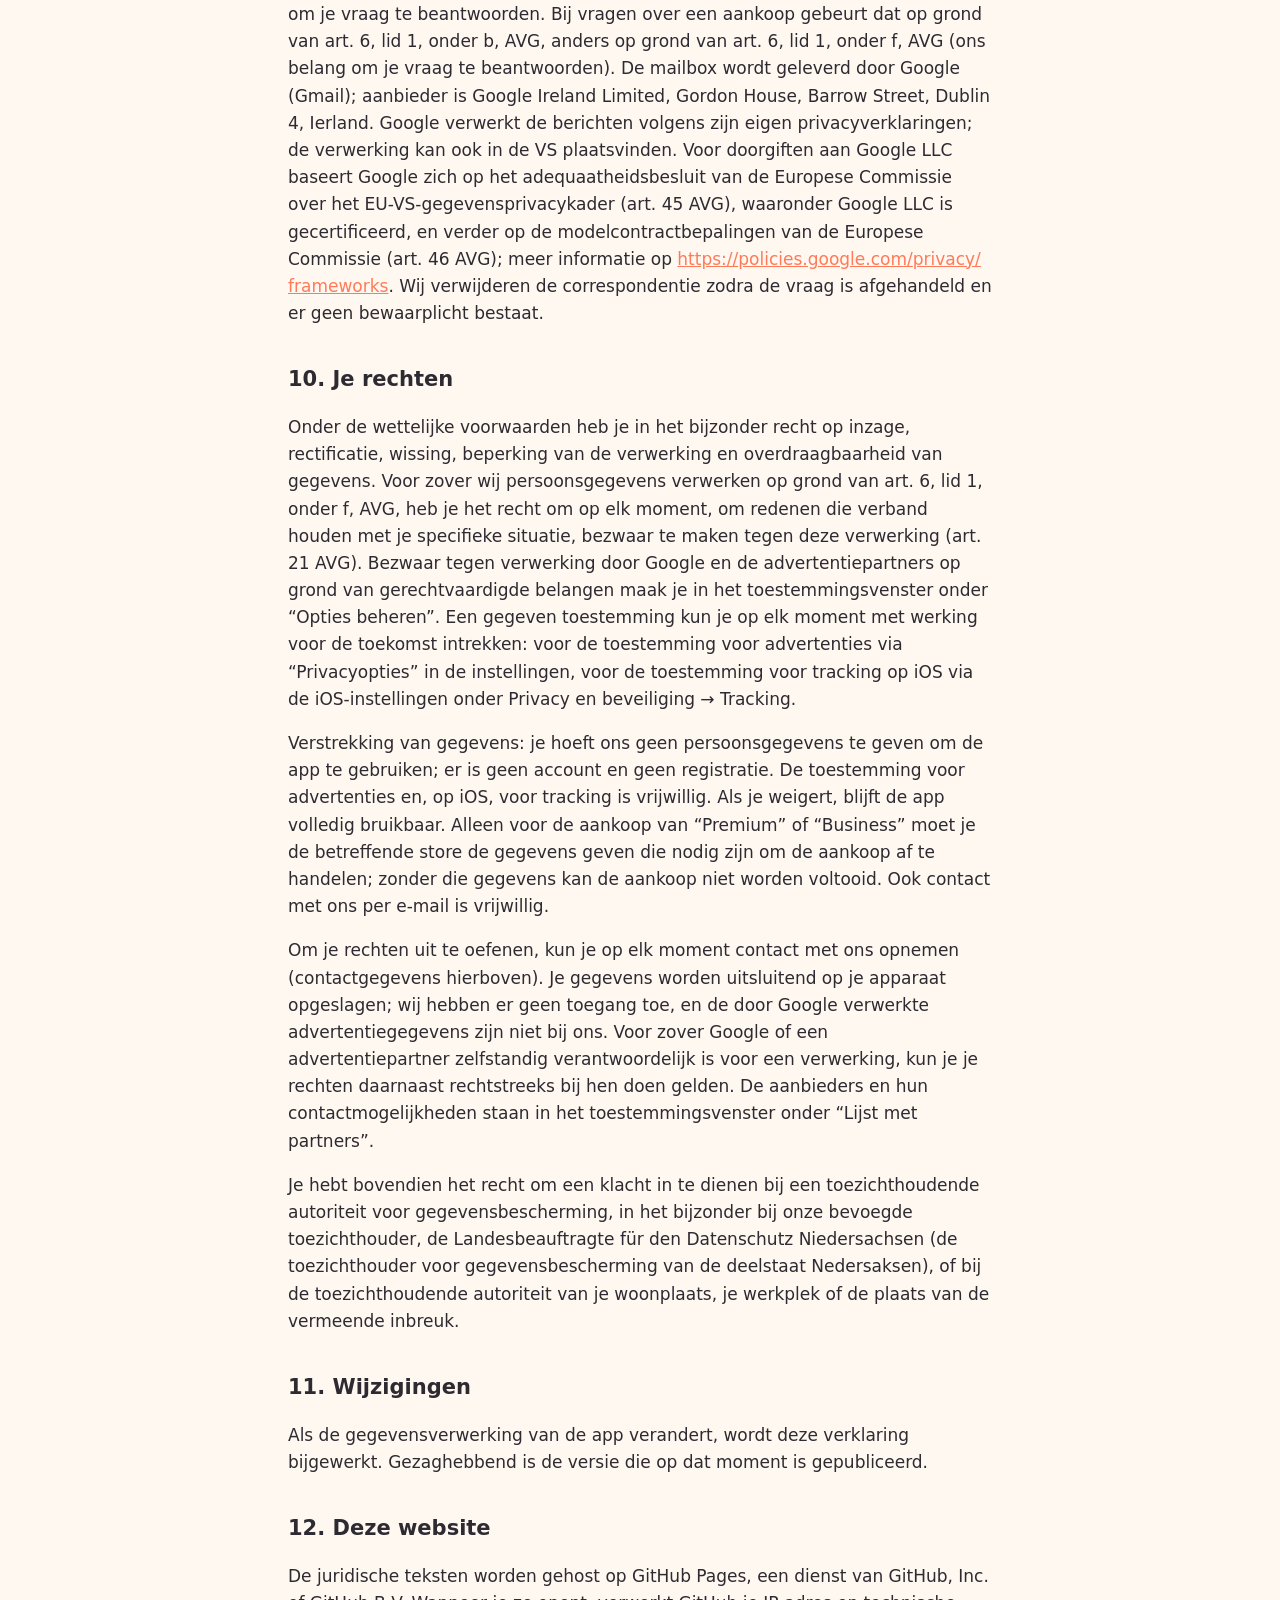
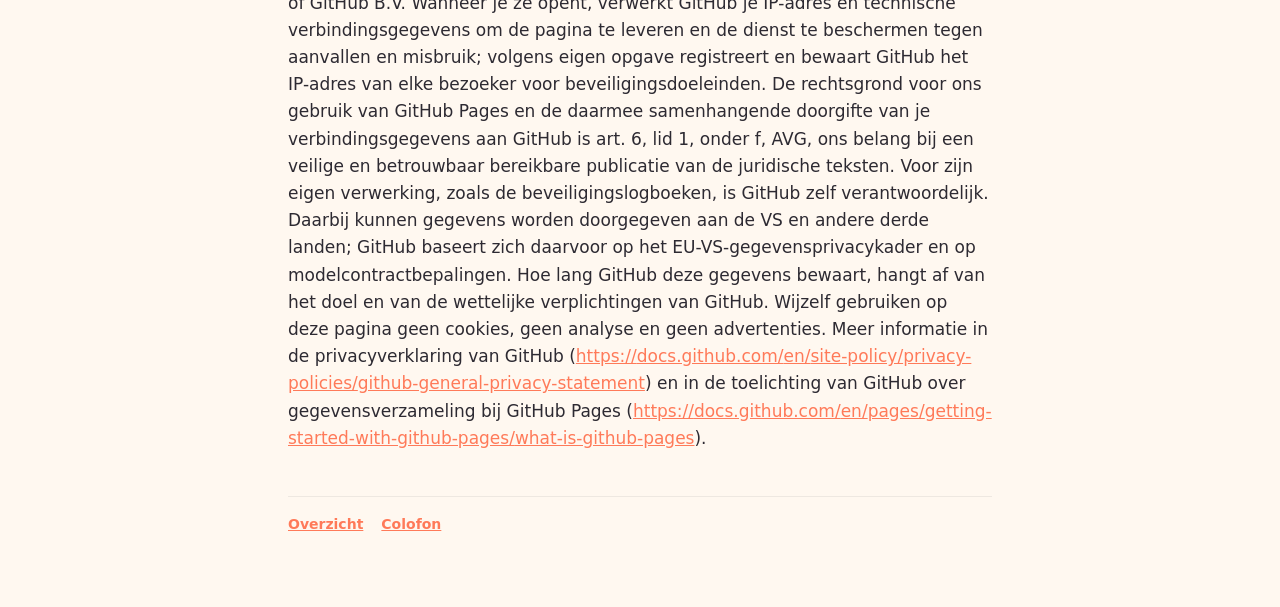
<file: nl/datenschutz.html>
<!DOCTYPE html>
<html lang="nl">
<head>
<meta charset="utf-8">
<meta name="viewport" content="width=device-width, initial-scale=1">
<!-- Niederlaendische Fassung, gesetzt aus apps/stapelhaus/legal/privacy_nl.md im App-Repo.
     KEINE GEDANKENSTRICHE im Text. Flandern liest dieselbe Seite wie die
     Niederlande, wie in der App. -->
<meta name="robots" content="noindex, nofollow">
<title>Privacyverklaring · Stackhouse</title>
<link rel="icon" type="image/png" sizes="32x32" href="../favicon-32.png">
<link rel="apple-touch-icon" sizes="180x180" href="../favicon-180.png">
<link rel="stylesheet" href="../stil.css">
</head>
<body>
<main>
<header>
  <nav class="sprachen" aria-label="Taal"><a href="../de/datenschutz.html" hreflang="de" lang="de">Deutsch</a> · <a href="../en/datenschutz.html" hreflang="en" lang="en">English</a> · <span aria-current="true" lang="nl">Nederlands</span></nav>
  <div class="rubrik">Stackhouse</div>
  <h1>Privacyverklaring</h1>
  <p class="stand">Laatst bijgewerkt: 10 oktober 2026</p>
</header>

<h2>1. Verwerkingsverantwoordelijke</h2>
<address>Sebastian Römke
Jacobsstr. 3
30449 Hannover
Duitsland
E-mail: <a href="mailto:sjr.app.development@gmail.com">sjr.app.development@gmail.com</a></address>

<h2>2. Samenvatting</h2>
<p>Stackhouse slaat alles op je apparaat op: de gebouwen, hun verdiepingen en appartementen,
en de mensen die je daar invoert. Er is geen server waarnaar de app deze gegevens
verstuurt, en de app maakt geen automatische back-up in een cloud. Ze is zo ingesteld dat
de Android-back-up en de iCloud-back-up deze gegevens overslaan. Wij hebben er geen
toegang toe en kunnen ze niet inzien of herstellen.</p>

<p>Zonder de eenmalige aankoop “Premium” gebruikt de app Google AdMob. Daarbij kunnen
technische gegevens en apparaat-ID’s worden doorgegeven aan Google en zijn
advertentiepartners; welke verwerking plaatsvindt, hangt in het bijzonder af van je
beslissing over toestemming. Met “Premium” worden geen advertenties meer geladen; de app
vraagt dan ook niet meer om toestemming.</p>

<p>Op iOS vraagt het besturingssysteem daarnaast of de app je advertentie-ID mag gebruiken
(App Tracking Transparency). Zonder deze toestemming wordt de ID niet doorgegeven.</p>

<p><strong>Wat je invoert, gaat meestal over andere mensen.</strong> Hoe je daarmee omgaat, is aan jou;
paragraaf 4 legt uit wat dat betekent.</p>

<h2>3. Gegevens die op je apparaat blijven</h2>
<p>De app slaat alles wat je invoert lokaal op: je gebouwen met hun verdiepingen en
appartementen, en de mensen die je daar noteert. Daarnaast worden de instellingen van de
app opgeslagen.</p>

<p>Deze gegevens worden niet aan ons en niet aan derden doorgegeven. Wij hebben er geen
toegang toe en kunnen ze niet inzien of herstellen. De app is zo ingesteld dat haar
gegevens zijn uitgesloten van de automatische Android-back-up (<code>allowBackup="false"</code>
samen met uitsluitingsregels, ook voor de overdracht naar een nieuw apparaat); op iOS is
de map met de gegevens uitgesloten van de iCloud-back-up. Wat het besturingssysteem en de
fabrikant van het apparaat daarnaast nog back-uppen, valt buiten onze invloed. Vertrouw
bij het wisselen van apparaat daarom op de exportfunctie.</p>

<p>Je kunt de gegevens op elk moment met “Back-up maken” naar een bestand exporteren; waar
dat bestand terechtkomt, bepaal alleen jij via het opslagvenster van je apparaat. Op
beide systemen is dit bestand de manier die Stackhouse voorziet om je gegevens mee te
nemen naar een nieuw apparaat. Een gebouw verwijder je in de instellingen onder
“Gebouwen”, samen met alles wat erbij hoort; met “Al mijn gegevens verwijderen” verwijder
je alle gegevens. Ook bij het verwijderen van de app worden ze gewist.</p>

<h2>4. Gegevens over andere mensen</h2>
<p>Wie de naam en het telefoonnummer van een buur invoert, verwerkt persoonsgegevens van die
buur. Verantwoordelijk voor deze verwerking is niet de aanbieder van de app, maar degene
die haar uitvoert, dus jij.</p>

<p>Gebruik je Stackhouse <strong>privé</strong>, bijvoorbeeld voor het gebouw waarin je woont, dan geldt
in de regel de uitzondering voor zuiver persoonlijke of huishoudelijke activiteiten
(art. 2, lid 2, onder c, AVG): de verplichtingen van de verordening zijn op dat gebruik
niet van toepassing.</p>

<p>Gebruik je Stackhouse <strong>beroepsmatig</strong> (als vastgoedbeheerder, huismeesterdienst of
verhuurder), dan geldt deze uitzondering niet. Je bent dan zelf verantwoordelijk voor de
gegevens die je hebt ingevoerd: voor de rechtsgrond, het informeren van de betrokkenen,
bewaartermijnen en verzoeken om inzage. De app ondersteunt je daarbij doordat ze niets
doorgeeft, alles lokaal houdt en elke vermelding verwijderbaar maakt.</p>

<h2>5. Advertenties (Google AdMob) en toestemming</h2>
<p>Zolang “Premium” niet is gekocht, toont de app advertenties van Google AdMob. Aanbieder is
Google Ireland Limited, Gordon House, Barrow Street, Dublin 4, Ierland.</p>

<p>Daarbij kan Google in het bijzonder je IP-adres en een daaruit afgeleide globale locatie,
apparaat-ID’s en advertentie-ID’s, informatie over het starten van de app en over
interacties met de app en met advertenties, en diagnose- en prestatiegegevens verwerken.
Welke ID’s beschikbaar zijn en waarvoor ze mogen worden gebruikt, hangt af van je
toestemming en je systeeminstellingen. Volgens Google behoren advertenties, analyse en
fraudepreventie tot de doeleinden.</p>

<p>Wat je in de app hebt ingevoerd, wordt niet doorgegeven aan Google of de
advertentiepartners. De advertenties hebben er geen toegang toe en zijn er niet op
gebaseerd.</p>

<p><strong>Naast Google zijn er advertentiepartners betrokken.</strong> Als je toestemming geeft, kunnen
ook advertentiebedrijven van derden deze gegevens verwerken en informatie op je apparaat
opslaan of uitlezen, bijvoorbeeld voor gepersonaliseerde advertenties, het meten van de
prestaties van advertenties en doelgroeponderzoek. Wie dat precies zijn, staat in het
toestemmingsvenster onder “Lijst met partners”; de lijst daar is altijd actueel, omdat
ze kan veranderen. Via “Opties beheren” in hetzelfde venster kun je voor afzonderlijke
doeleinden en aanbieders apart toestemming geven of bezwaar maken.</p>

<p>Voor de eerste advertentieaanvraag vraagt de app je beslissing op via het
toestemmingsplatform van Google (UMP); zolang die er niet is, wordt geen advertentie
aangevraagd. Welke advertenties en welke gegevensverwerking zijn toegestaan, hangt af van
je beslissing: zonder de vereiste toestemming voor het opslaan of uitlezen van informatie
op je apparaat kan het zijn dat alleen beperkte advertenties (“Limited Ads”) kunnen worden
getoond. De app blijft in elk geval volledig bruikbaar.</p>

<p>Voor zover voor het gebruik van AdMob toestemming nodig is, berust het opslaan of uitlezen
van informatie op je apparaat op artikel 25, lid 1, van de Duitse wet inzake
gegevensbescherming bij telecommunicatie en digitale diensten (TDDDG), en de daarmee
samenhangende verwerking van persoonsgegevens op art. 6, lid 1, onder a, AVG. Voor verdere
verwerking door Google en de advertentiepartners gelden hun eigen verklaringen over
doeleinden en rechtsgronden; sommige aanbieders beroepen zich op een gerechtvaardigd
belang, waartegen je in het venster onder “Opties beheren” bezwaar kunt maken.</p>

<p>Als je weigert, kunnen in voorkomend geval toch beperkte advertenties worden aangevraagd.
Ook daarvoor wordt je IP-adres aan Google doorgegeven, omdat een advertentie anders niet
kan worden getoond. De rechtsgrond hiervoor is artikel 25, lid 2, punt 2, TDDDG en
art. 6, lid 1, onder f, AVG, dat wil zeggen ons belang om de app met advertenties te
financieren zolang “Premium” niet is gekocht.</p>

<p>De verwerking kan ook buiten de Europese Economische Ruimte plaatsvinden, in het
bijzonder in de VS, zowel door Google als door de advertentiepartners. Voor doorgiften aan
Google LLC baseert Google zich op het adequaatheidsbesluit van de Europese Commissie over
het EU-VS-gegevensprivacykader (art. 45 AVG), waaronder Google LLC is gecertificeerd, en
verder op de modelcontractbepalingen van de Europese Commissie (art. 46 AVG). Meer
informatie, ook over het inzien van de bepalingen, op
<a href="https://policies.google.com/privacy/frameworks">https://<wbr>policies.google.com/<wbr>privacy/<wbr>frameworks</a>. Op welke waarborgen de afzonderlijke
advertentiepartners zich baseren, staat bij hun vermelding in de partnerlijst van het
toestemmingsvenster.</p>

<p>Bewaartermijn: noch wij noch de app slaan de via AdMob verwerkte gegevens op je apparaat
op. Hoe lang Google en de advertentiepartners ze bewaren, hangt af van het soort gegevens
en het doel en staat in hun privacyverklaringen; Google geeft bijvoorbeeld aan dat het
logboekgegevens van advertenties na vaste termijnen anonimiseert. Details staan in de
hieronder gelinkte informatie van Google en in de vermeldingen van de partners in het
toestemmingsvenster.</p>

<h3>Daarnaast op iOS: App Tracking Transparency</h3>
<p>Op iOS vraagt Apple via een systeemvenster of Stackhouse je advertentie-ID (IDFA) mag
gebruiken om je activiteit te volgen in apps en op websites van andere bedrijven. Het
venster van Apple toont een korte uitleg van de app: “Staat toe dat de advertentie-ID
wordt gebruikt voor advertenties die bij je passen en om ze te meten. Daarmee wordt de
gratis versie gefinancierd.” Buiten Europa kan vooraf een uitlegscherm van Google verschijnen;
in Europa neemt het toestemmingsvenster die plaats in. iOS toont het venster in de regel
eenmaal per installatie, na de toestemming volgens de AVG, mits je systeeminstellingen de
vraag toestaan. De twee beslissingen staan los van elkaar.</p>

<p>Zonder “Sta toe” krijgt de app geen toegang tot de advertentie-ID (IDFA), en mag Google
je niet volgen in apps en op websites van andere bedrijven. Welke advertenties je dan
ziet en welke andere ID’s Google mag gebruiken, hangt af van je keuzes in het
toestemmingsvenster. De app blijft volledig bruikbaar; je ondervindt geen nadelen.</p>

<p>Om het succes van advertenties te meten, kan Google het mechanisme SKAdNetwork van Apple
gebruiken. Daarbij wordt geen ID van je apparaat doorgegeven.</p>

<p>Met “Premium” worden geen advertenties geladen; het venster verschijnt dan niet.</p>

<p>Je kunt je beslissing op elk moment wijzigen: in de instellingen onder “Privacyopties”.
De toestemming voor tracking op iOS wijzig je in de iOS-instellingen onder Privacy en
beveiliging → Tracking, bij de schakelaar voor Stackhouse.</p>

<p>Meer informatie: <a href="https://policies.google.com/privacy">https://<wbr>policies.google.com/<wbr>privacy</a> en
<a href="https://policies.google.com/technologies/ads">https://<wbr>policies.google.com/<wbr>technologies/<wbr>ads</a>.</p>

<h2>6. Aankopen</h2>
<p>Er zijn twee eenmalige aankopen, en ze staan los van elkaar:</p>

<ul>
<li><strong>“Premium”</strong>: verwijdert de advertenties blijvend.</li>
<li><strong>“Business”</strong>: ontgrendelt blijvend extra gebouwen.</li>
</ul>

<p>Beide worden afgehandeld door de store waaruit je de app hebt verkregen. Afhankelijk van
de herkomst is dat:</p>

<ul>
<li><strong>Google Play Store:</strong> afgehandeld door Google Ireland Limited, Gordon House, Barrow
Street, Dublin 4, Ierland. Privacyverklaring: <a href="https://policies.google.com/privacy">https://<wbr>policies.google.com/<wbr>privacy</a></li>
<li><strong>Amazon Appstore:</strong> afgehandeld door Amazon Media EU S.à r.l., 38 avenue John F.
Kennedy, L-1855 Luxemburg. Privacyverklaring:
<a href="https://www.amazon.de/gp/help/customer/display.html?nodeId=GX7NJQ4ZB8MHFRNJ">https://<wbr>www.amazon.de/<wbr>gp/<wbr>help/<wbr>customer/<wbr>display.html?<wbr>nodeId=GX7NJQ4ZB8MHFRNJ</a></li>
<li><strong>Samsung Galaxy Store:</strong> afgehandeld door Samsung Electronics Co., Ltd., 129,
Samsung-ro, Yeongtong-gu, Suwon-si, Gyeonggi-do 16677, Republiek Korea. Aanspreekpunt
voor de EER is de European Data Protection Officer, Samsung Electronics (UK) Limited,
Samsung House, 2000 Hillswood Drive, Chertsey, Surrey KT16 0RS, Verenigd Koninkrijk.
Privacyverklaring: <a href="https://terms.samsungconsent.com/6mztkyy858/PN/1.50/GBR/GBR_eng.html">https://<wbr>terms.samsungconsent.com/<wbr>6mztkyy858/<wbr>PN/<wbr>1.50/<wbr>GBR/<wbr>GBR_eng.html</a></li>
<li><strong>Apple App Store:</strong> afgehandeld door Apple Distribution International Ltd., Cork,
Ierland. Privacyverklaring: <a href="https://www.apple.com/nl/legal/privacy/data/nl/app-store/">https://<wbr>www.apple.com/<wbr>nl/<wbr>legal/<wbr>privacy/<wbr>data/<wbr>nl/<wbr>app-store/</a></li>
</ul>

<p>In alle gevallen geldt hetzelfde: betaal- en factuurgegevens worden verwerkt door de
betreffende storebeheerder; wij ontvangen geen volledige betaalgegevens zoals kaart- of
bankgegevens. De app ontvangt van de store alleen de informatie die nodig is om de
aankoopstatus vast te stellen en te beheren, en slaat het resultaat lokaal op. De
aankoopstatus dient uitsluitend om te ontgrendelen wat je hebt gekocht. De rechtsgrond is
art. 6, lid 1, onder b, AVG (uitvoering van een overeenkomst).</p>

<p><strong>Beide aankopen zijn blijvend.</strong> Wordt de aankoop van “Business” terugbetaald, dan
blijven je gegevens onaangeroerd: de extra gebouwen worden dan alleen vergrendeld en
zijn weer toegankelijk zodra “Business” opnieuw wordt gekocht.</p>

<p>Een aankoop geldt alleen in de store waarin hij is gedaan. Wie de app later uit een
andere bron verkrijgt, heeft daar geen aankoop; herstellen gaat altijd via de store
waarin de aankoop is gedaan.</p>

<h2>7. Geen aanvullende analyse- of trackingdiensten</h2>
<p>Wij gebruiken geen eigen analyse-, tracking- of crashrapportagediensten. Er zijn geen
gebruikersaccounts, geen registratie en geen profilering door ons. De verwerking die in
het kader van Google AdMob plaatsvindt (inclusief de analysedoeleinden van Google), is
beschreven in paragraaf 5.</p>

<h2>8. App-rechten</h2>
<p><strong>iOS</strong></p>

<ul>
<li><strong>Tracking:</strong> het systeemvenster voor de advertentie-ID. Details staan in paragraaf 5.</li>
</ul>

<p>Verder vraagt de app op geen van beide systemen om bijzondere app-rechten: ze vraagt geen
toegang tot locatie, camera, microfoon, contacten of opslag; het back-upbestand wordt
uitsluitend via het bestandsvenster van het systeem geschreven en gelezen.</p>

<h2>9. Contact met ons</h2>
<p>Als je ons per e-mail schrijft, verwerken wij je adres en de inhoud van het bericht om je
vraag te beantwoorden. Bij vragen over een aankoop gebeurt dat op grond van art. 6, lid 1,
onder b, AVG, anders op grond van art. 6, lid 1, onder f, AVG (ons belang om je vraag te
beantwoorden). De mailbox wordt geleverd door Google (Gmail); aanbieder is Google Ireland
Limited, Gordon House, Barrow Street, Dublin 4, Ierland. Google verwerkt de berichten
volgens zijn eigen privacyverklaringen; de verwerking kan ook in de VS plaatsvinden. Voor
doorgiften aan Google LLC baseert Google zich op het adequaatheidsbesluit van de Europese
Commissie over het EU-VS-gegevensprivacykader (art. 45 AVG), waaronder Google LLC is
gecertificeerd, en verder op de modelcontractbepalingen van de Europese Commissie
(art. 46 AVG); meer informatie op <a href="https://policies.google.com/privacy/frameworks">https://<wbr>policies.google.com/<wbr>privacy/<wbr>frameworks</a>. Wij
verwijderen de correspondentie zodra de vraag is afgehandeld en er geen
bewaarplicht bestaat.</p>

<h2>10. Je rechten</h2>
<p>Onder de wettelijke voorwaarden heb je in het bijzonder recht op inzage, rectificatie,
wissing, beperking van de verwerking en overdraagbaarheid van gegevens. Voor zover wij
persoonsgegevens verwerken op grond van art. 6, lid 1, onder f, AVG, heb je het recht om op
elk moment, om redenen die verband houden met je specifieke situatie, bezwaar te maken
tegen deze verwerking (art. 21 AVG). Bezwaar tegen verwerking door Google en de
advertentiepartners op grond van gerechtvaardigde belangen maak je in het
toestemmingsvenster onder “Opties beheren”. Een gegeven toestemming kun je op elk moment
met werking voor de toekomst intrekken: voor de toestemming voor advertenties via
“Privacyopties” in de instellingen, voor de toestemming voor tracking op iOS via de
iOS-instellingen onder Privacy en beveiliging → Tracking.</p>

<p>Verstrekking van gegevens: je hoeft ons geen persoonsgegevens te geven om de app te
gebruiken; er is geen account en geen registratie. De toestemming voor advertenties en, op
iOS, voor tracking is vrijwillig. Als je weigert, blijft de app volledig bruikbaar. Alleen
voor de aankoop van “Premium” of “Business” moet je de betreffende store de gegevens
geven die nodig zijn om de aankoop af te handelen; zonder die gegevens kan de aankoop niet
worden voltooid. Ook contact met ons per e-mail is vrijwillig.</p>

<p>Om je rechten uit te oefenen, kun je op elk moment contact met ons opnemen
(contactgegevens hierboven). Je gegevens worden uitsluitend op je apparaat opgeslagen; wij
hebben er geen toegang toe, en de door Google verwerkte advertentiegegevens zijn niet bij
ons. Voor zover Google of een advertentiepartner zelfstandig verantwoordelijk is voor een
verwerking, kun je je rechten daarnaast rechtstreeks bij hen doen gelden. De aanbieders
en hun contactmogelijkheden staan in het toestemmingsvenster onder “Lijst met partners”.</p>

<p>Je hebt bovendien het recht om een klacht in te dienen bij een toezichthoudende autoriteit
voor gegevensbescherming, in het bijzonder bij onze bevoegde toezichthouder, de
Landesbeauftragte für den Datenschutz Niedersachsen (de toezichthouder voor
gegevensbescherming van de deelstaat Nedersaksen), of bij de toezichthoudende autoriteit
van je woonplaats, je werkplek of de plaats van de vermeende inbreuk.</p>

<h2>11. Wijzigingen</h2>
<p>Als de gegevensverwerking van de app verandert, wordt deze verklaring bijgewerkt.
Gezaghebbend is de versie die op dat moment is gepubliceerd.</p>

<h2>12. Deze website</h2>
<p>De juridische teksten worden gehost op GitHub Pages, een dienst van GitHub, Inc. of
GitHub B.V. Wanneer je ze opent, verwerkt GitHub je IP-adres en technische
verbindingsgegevens om de pagina te leveren en de dienst te beschermen tegen aanvallen en
misbruik; volgens eigen opgave registreert en bewaart GitHub het IP-adres van elke
bezoeker voor beveiligingsdoeleinden. De rechtsgrond voor ons gebruik van GitHub Pages en
de daarmee samenhangende doorgifte van je verbindingsgegevens aan GitHub is art. 6, lid 1,
onder f, AVG, ons belang bij een veilige en betrouwbaar bereikbare publicatie van de
juridische teksten. Voor zijn eigen verwerking, zoals de beveiligingslogboeken, is GitHub
zelf verantwoordelijk. Daarbij kunnen gegevens worden doorgegeven aan de VS en andere
derde landen; GitHub baseert zich daarvoor op het EU-VS-gegevensprivacykader en op
modelcontractbepalingen. Hoe lang GitHub deze gegevens bewaart, hangt af van het doel en
van de wettelijke verplichtingen van GitHub. Wijzelf gebruiken op deze pagina geen
cookies, geen analyse en geen advertenties. Meer informatie in de privacyverklaring van
GitHub
(<a href="https://docs.github.com/en/site-policy/privacy-policies/github-general-privacy-statement">https://<wbr>docs.github.com/<wbr>en/<wbr>site-policy/<wbr>privacy-policies/<wbr>github-general-privacy-statement</a>)
en in de toelichting van GitHub over gegevensverzameling bij GitHub Pages
(<a href="https://docs.github.com/en/pages/getting-started-with-github-pages/what-is-github-pages">https://<wbr>docs.github.com/<wbr>en/<wbr>pages/<wbr>getting-started-with-github-pages/<wbr>what-is-github-pages</a>).</p>

<footer>
<nav><a href="index.html">Overzicht</a><a href="impressum.html">Colofon</a></nav>
</footer>
</main>
</body>
</html>
</file>
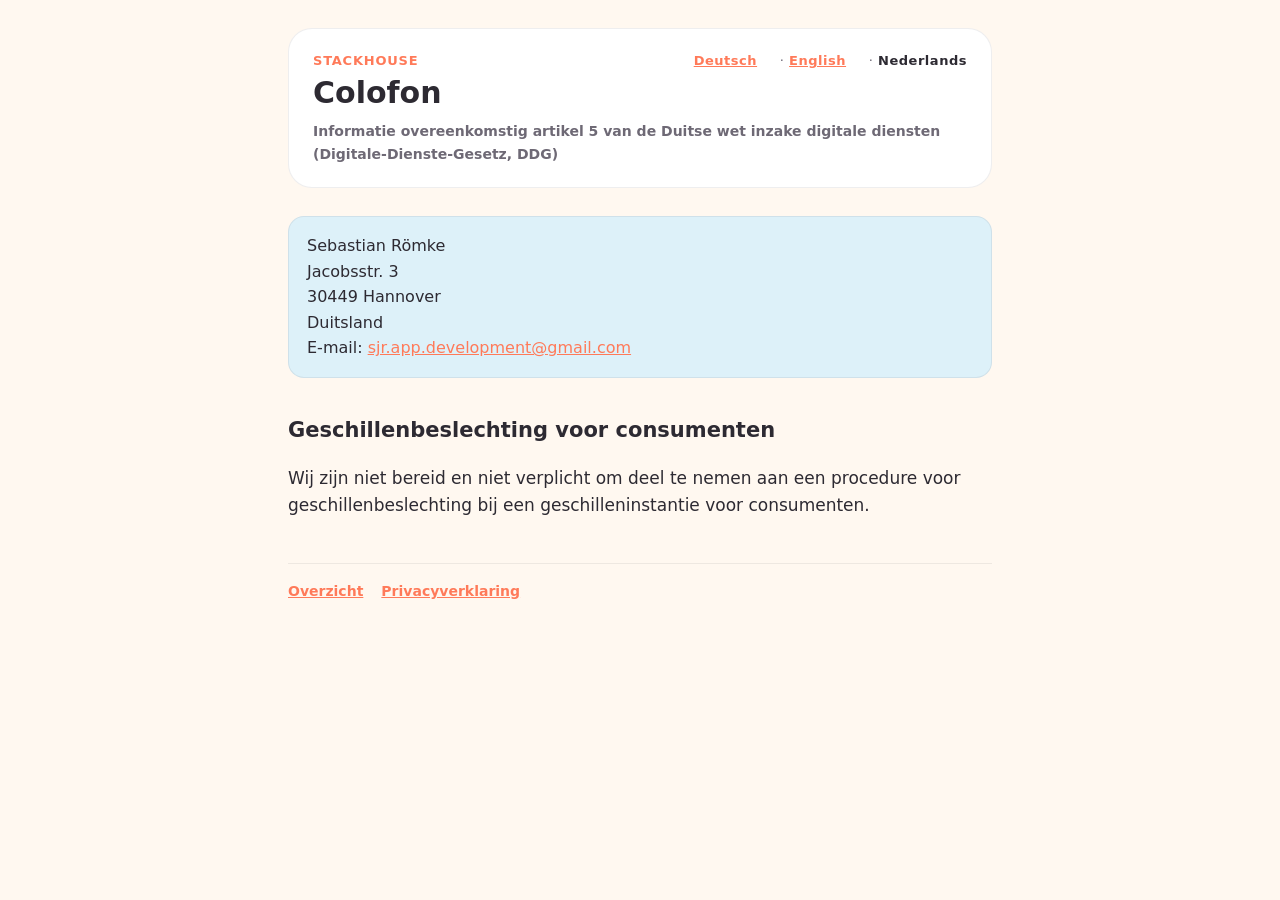
<file: nl/impressum.html>
<!DOCTYPE html>
<html lang="nl">
<head>
<meta charset="utf-8">
<meta name="viewport" content="width=device-width, initial-scale=1">
<!-- Niederlaendische Fassung, gesetzt aus apps/stapelhaus/legal/imprint_nl.md im App-Repo.
     KEINE GEDANKENSTRICHE im Text. Flandern liest dieselbe Seite wie die
     Niederlande, wie in der App. -->
<meta name="robots" content="noindex, nofollow">
<title>Colofon · Stackhouse</title>
<link rel="icon" type="image/png" sizes="32x32" href="../favicon-32.png">
<link rel="apple-touch-icon" sizes="180x180" href="../favicon-180.png">
<link rel="stylesheet" href="../stil.css">
</head>
<body>
<main>
<header>
  <nav class="sprachen" aria-label="Taal"><a href="../de/impressum.html" hreflang="de" lang="de">Deutsch</a> · <a href="../en/impressum.html" hreflang="en" lang="en">English</a> · <span aria-current="true" lang="nl">Nederlands</span></nav>
  <div class="rubrik">Stackhouse</div>
  <h1>Colofon</h1>
  <p class="stand">Informatie overeenkomstig artikel 5 van de Duitse wet inzake digitale diensten (Digitale-Dienste-Gesetz, DDG)</p>
</header>

<address>Sebastian Römke
Jacobsstr. 3
30449 Hannover
Duitsland
E-mail: <a href="mailto:sjr.app.development@gmail.com">sjr.app.development@gmail.com</a></address>

<h2>Geschillenbeslechting voor consumenten</h2>

<p>Wij zijn niet bereid en niet verplicht om deel te nemen aan een procedure
voor geschillenbeslechting bij een geschilleninstantie voor consumenten.</p>

<footer>
<nav><a href="index.html">Overzicht</a><a href="datenschutz.html">Privacyverklaring</a></nav>
</footer>
</main>
</body>
</html>
</file>
<file: stil.css>
/* Weiche Bauklötze, passend zum Ton der App — Material 3 in Pastell.
   Keine externen Schriften und keine Skripte: Die Seite lädt NICHTS nach.
   Genau das sichert Abschnitt 12 der Datenschutzerklärung zu, und eine
   Schrift von fremdem Server wäre ausgerechnet auf dieser Seite der falsche
   Anfang — der Besuch stünde dann in einem zweiten Protokoll.

   Die Werte stammen aus apps/stapelhaus/lib/core/theme/ (app_theme.dart für
   die Farben, tokens.dart für die Radien). Wer sie dort ändert, ändert sie
   hier mit; verbunden sind die beiden nur durch diesen Satz. */
:root {
  --grund: #fff8f0;      /* surface */
  --karte: #ffffff;      /* surfaceContainer */
  --tinte: #2d2a32;      /* onSurface */
  --tinte-leise: #6e6975;/* onSurfaceVariant */
  --korallen: #ff7a59;   /* primary */
  --himmel: #6ec1e4;     /* sky */
  --himmel-hauch: #ddf1f9;
  --minze-hauch: #e3f5ec;
  --butter-hauch: #fff1cf;
  --erde: #e9dccb;
  --kante: rgba(45, 42, 50, 0.08); /* outlineVariant */

  --rund-klein: 8px;
  --rund-mittel: 16px;
  --rund-gross: 24px;
}

* { box-sizing: border-box; }

body {
  margin: 0;
  padding: 28px 20px 64px;
  background: var(--grund);
  color: var(--tinte);
  /* Nunito steht vorn: Wer sie auf dem Gerät hat, sieht das Schriftbild der
     App. Alle anderen bekommen eine verwandte runde Schrift — nachgeladen
     wird keine. */
  font-family: Nunito, "Nunito Sans", "Trebuchet MS", "Segoe UI", system-ui,
    -apple-system, sans-serif;
  font-size: 17px;
  line-height: 1.6;
  /* **Lange Adressen brechen um, statt die Seite breit zu machen**
     (Nutzer-Befund am Telefon, 2026-09-22): Rechts stand eine Handbreit
     leerer Grund. Das war keine Lücke, sondern ein Überlauf — die längste
     Adresse hier ist 88 Zeichen lang und damit auf einem 360 dp breiten Bild
     gut doppelt so breit wie der Satzspiegel. Wo ein Wort breiter ist als die
     Zeile, scrollt die Seite waagerecht; der Grund des Körpers endet trotzdem
     am Bildrand, und rechts daneben bleibt es leer.

     `break-word` statt `anywhere`: Es bricht nur, was allein nicht in eine
     Zeile passt — gewöhnliche Wörter bleiben unangetastet. Die Eigenschaft
     vererbt sich, eine Zeile am Körper genügt also. */
  overflow-wrap: break-word;
}

main { max-width: 44rem; margin: 0 auto; }

/* Der Kopf ist eine Karte, wie alles Eigenständige in der App: eigener Grund,
   runde Ecken, keine Schatten (die Ausstattung setzt elevation überall auf 0). */
header {
  background: var(--karte);
  border: 1px solid var(--kante);
  border-radius: var(--rund-gross);
  padding: 22px 24px;
  margin-bottom: 28px;
}

.rubrik {
  font-size: 13px;
  font-weight: 700;
  letter-spacing: 0.06em;
  text-transform: uppercase;
  color: var(--korallen);
}

h1 {
  font-size: 30px;
  line-height: 1.15;
  font-weight: 800;
  margin: 4px 0 0;
}

h2 {
  font-size: 21px;
  font-weight: 800;
  margin: 36px 0 10px;
}

/* Dritte Ebene für den Unterabschnitt zu App Tracking Transparency. Ohne
   eigene Regel nähme der Browser seine Vorgabe — größer als der Fließtext,
   aber mit fremden Abständen. */
h3 {
  font-size: 17px;
  font-weight: 800;
  margin: 26px 0 8px;
}

/* **Verweise brechen IMMER**, und zwar an jeder Stelle (Nutzer-Befund am
   Telefon, 2026-09-22 — es war die Samsung-Adresse). `break-word` am Körper
   bricht ein Wort erst, wenn es allein nicht in eine Zeile passt, und lässt
   dem Browser dabei Spielraum; `anywhere` nimmt ihn. Die Adressen hier sind
   der einzige Text ohne Leerzeichen, also ist das die passende Stelle:
   Fliesstext bleibt unangetastet.

   Hier stehen sie MIT „https://" und sind damit noch länger als bei
   Bürofauna — derselbe Fehler, nur grösser. */
a {
  color: var(--korallen);
  overflow-wrap: anywhere;
}
a:hover { text-decoration-thickness: 2px; }

strong { font-weight: 800; }

ul { padding-left: 1.3em; }
li { margin: 6px 0; }

/* Die Anschrift: eine Karte in Erdton — dieselbe Rolle wie der Sockel des
   Hauses in der App. `pre-line` hält die Zeilen der Markdown-Quelle. */
address {
  font-style: normal;
  background: var(--himmel-hauch);
  border: 1px solid var(--kante);
  border-radius: var(--rund-mittel);
  padding: 16px 18px;
  white-space: pre-line;
  font-size: 16px;
}

.stand {
  font-size: 14px;
  font-weight: 700;
  color: var(--tinte-leise);
  margin: 10px 0 0;
}

/* Der hervorgehobene Kernsatz — in der App wäre es eine getönte Karte. */
.merksatz {
  background: var(--butter-hauch);
  border: 1px solid var(--kante);
  border-radius: var(--rund-mittel);
  padding: 14px 18px;
  margin: 18px 0;
}

/* Technische Bezeichner im Fließtext (etwa allowBackup="false"). */
code {
  font-family: ui-monospace, "Cascadia Mono", Consolas, monospace;
  font-size: 0.9em;
  background: var(--minze-hauch);
  border-radius: var(--rund-klein);
  padding: 1px 5px;
}

footer {
  margin-top: 44px;
  padding-top: 16px;
  border-top: 1px solid var(--kante);
  font-size: 14px;
  color: var(--tinte-leise);
}

nav a {
  display: inline-block;
  margin: 0 18px 8px 0;
  font-weight: 700;
}

/* Die Übersicht: drei Klötze übereinander, wie der Stapel in der App. */
.stapel { list-style: none; padding: 0; margin: 24px 0 0; }

.stapel li { margin: 0 0 12px; }

.stapel a {
  display: block;
  background: var(--karte);
  border: 1px solid var(--kante);
  border-radius: var(--rund-mittel);
  padding: 16px 18px;
  font-weight: 800;
  text-decoration: none;
}

.stapel a:hover { background: var(--himmel-hauch); }

/* **Dunkelmodus gehört zu Stapelhaus**, anders als zu Bürofauna: Die App
   bringt ihn mit, also bringt ihn die Seite mit. Die Werte sind die der
   dunklen Ausstattung. */
@media (prefers-color-scheme: dark) {
  :root {
    --grund: #1f1d24;
    --karte: #2a2731;
    --tinte: #f2efea;
    --tinte-leise: #a9a4b0;
    --korallen: #ff7a59;
    --himmel: #589ab6;
    --himmel-hauch: #2b3e48;
    --minze-hauch: #2b4039;
    --butter-hauch: #453d2a;
    --erde: #3a322a;
    --kante: rgba(242, 239, 234, 0.08);
  }
}

/* Sprachumschalter oben rechts im Kopf jeder Seite (2026-09-26). Die
   aktuelle Sprache ist kein Link, sondern hervorgehoben. */
.sprachen {
  float: right;
  font-size: 13px;
  letter-spacing: 0.04em;
  color: var(--tinte-leise);
}
.sprachen [aria-current] { color: var(--tinte); font-weight: 700; }
</file>
